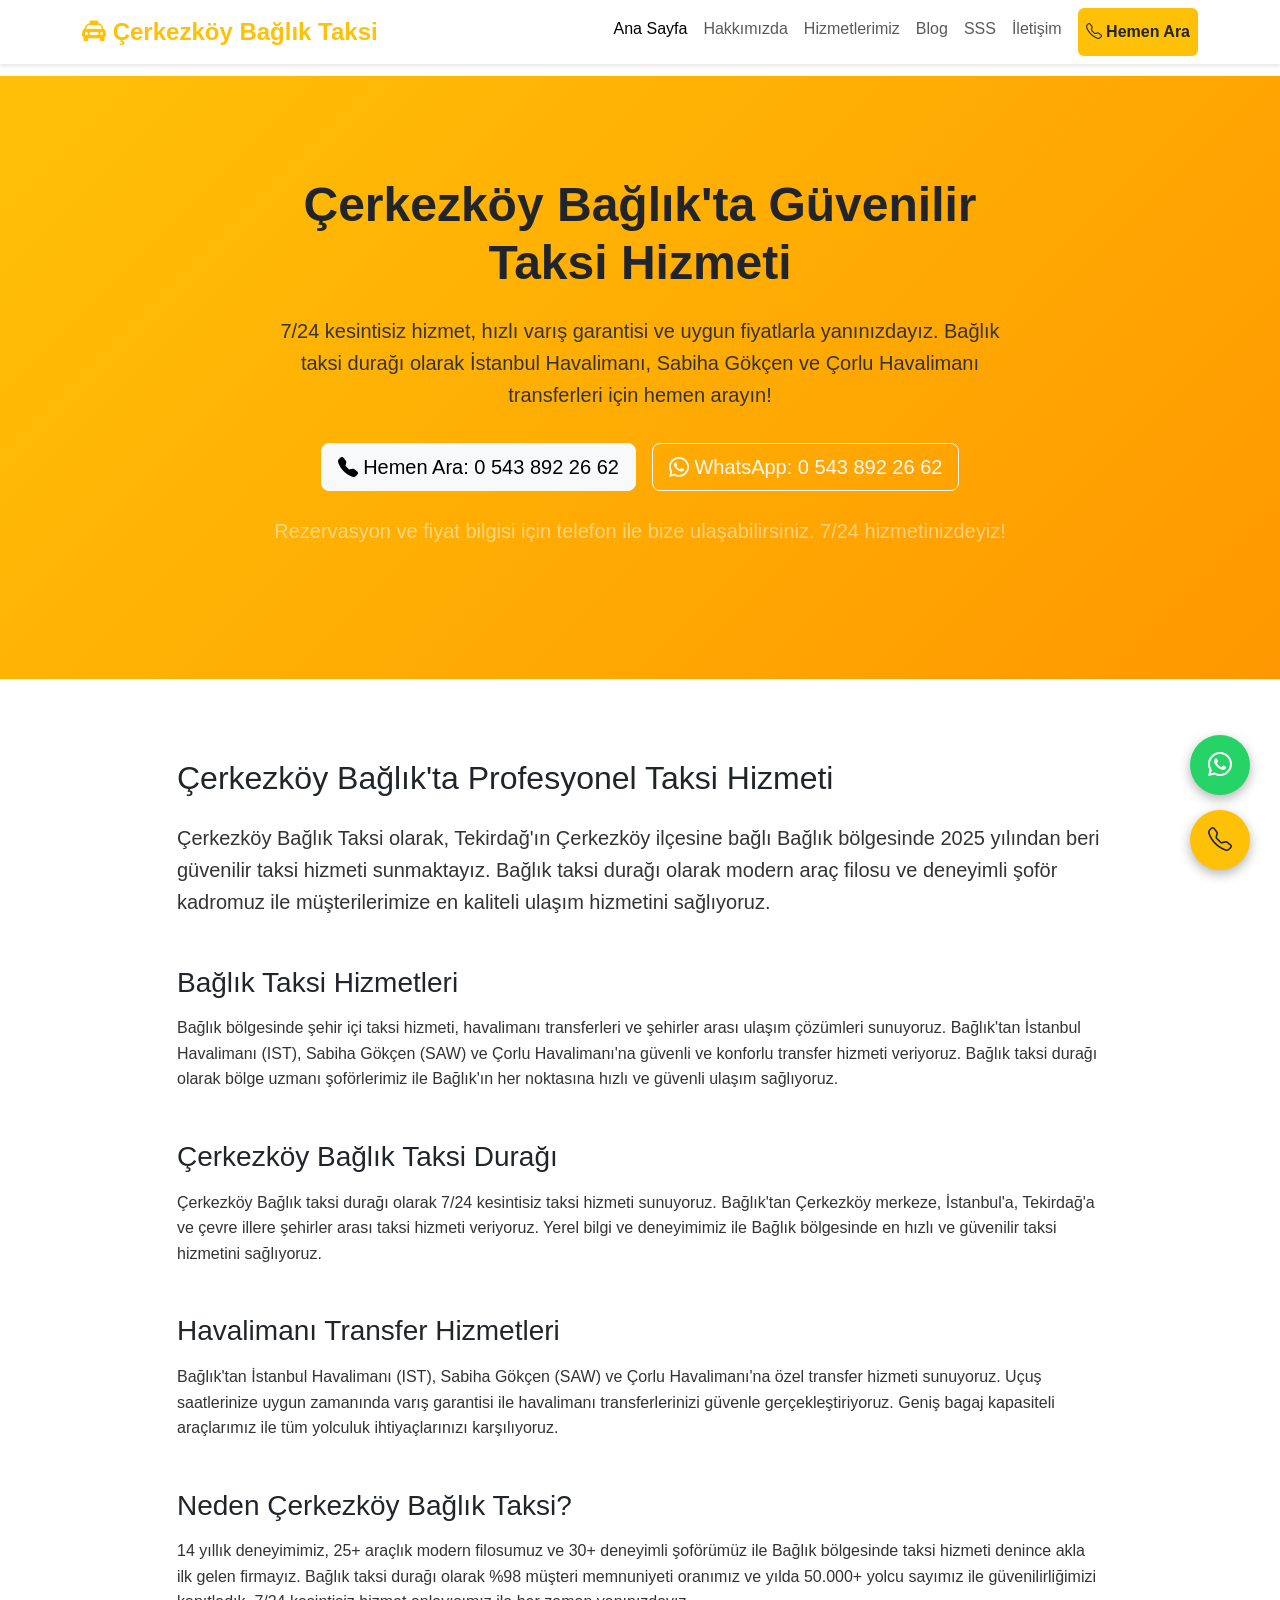
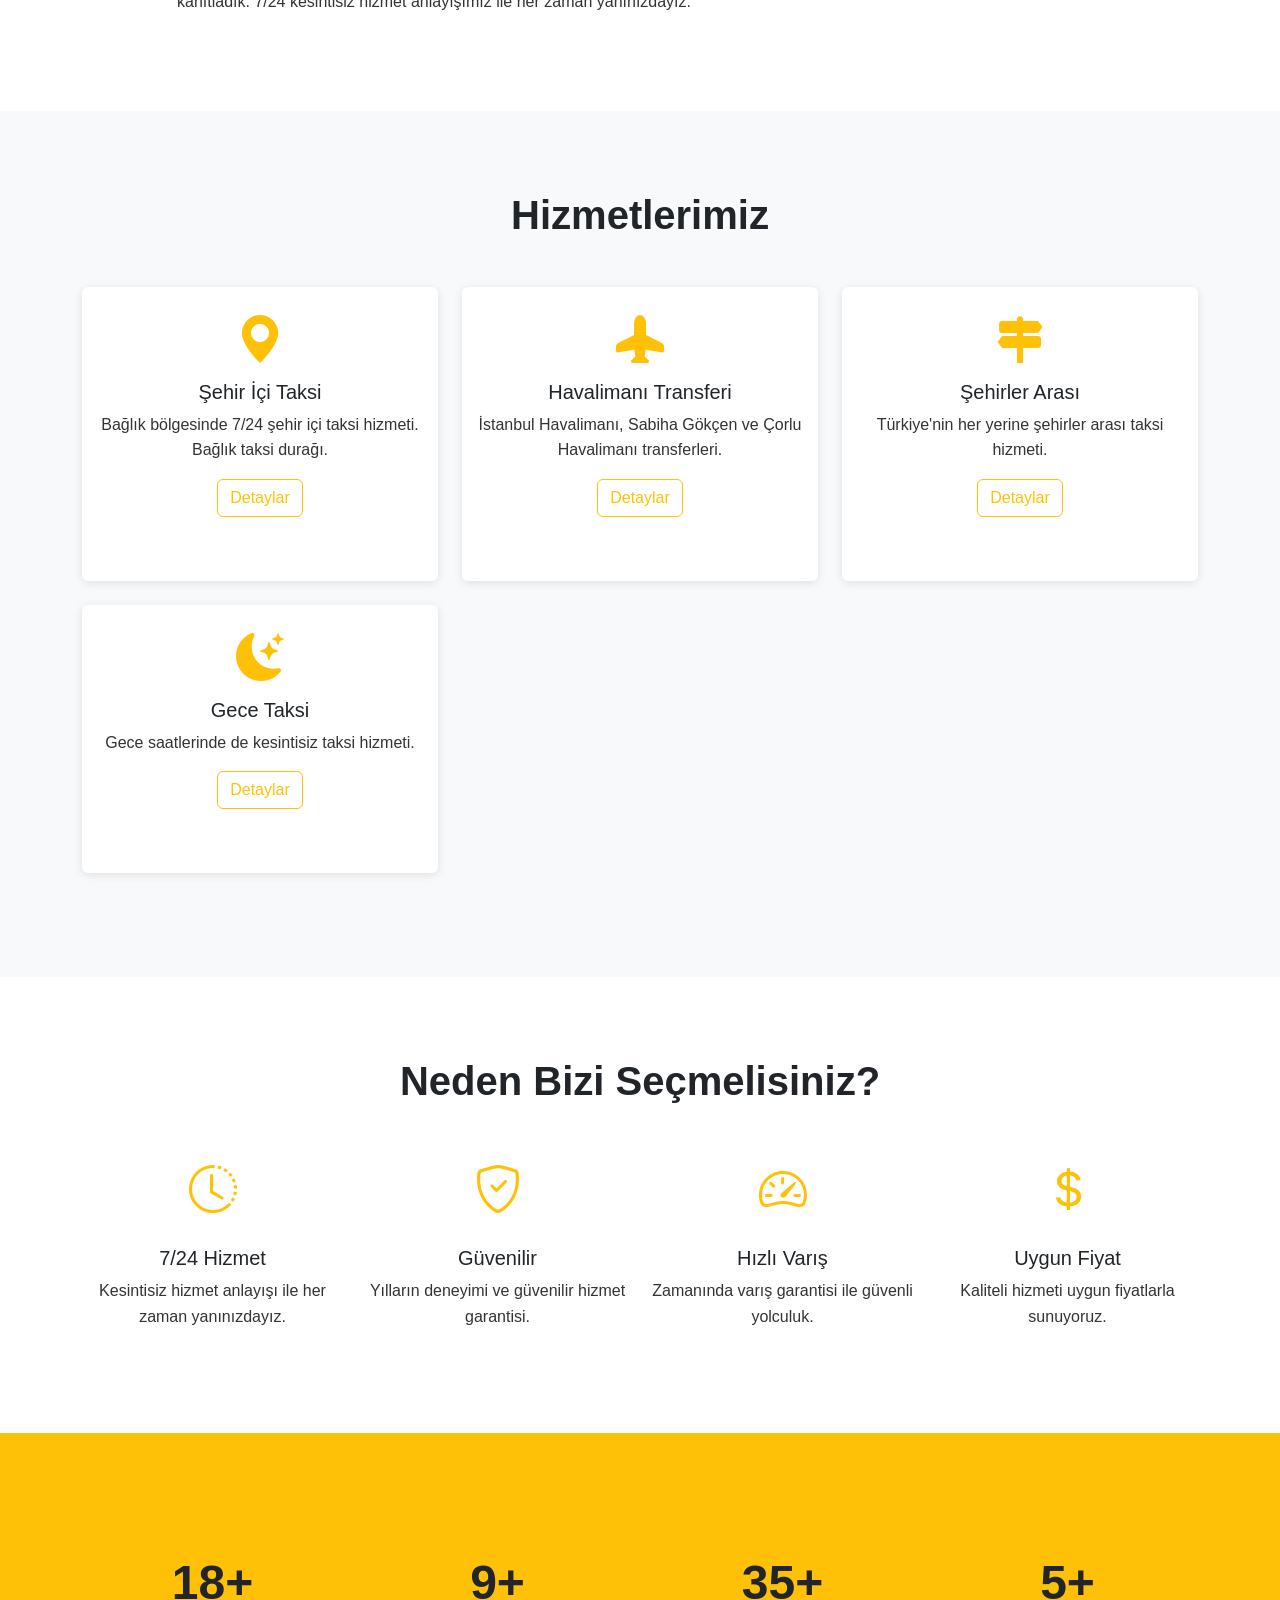
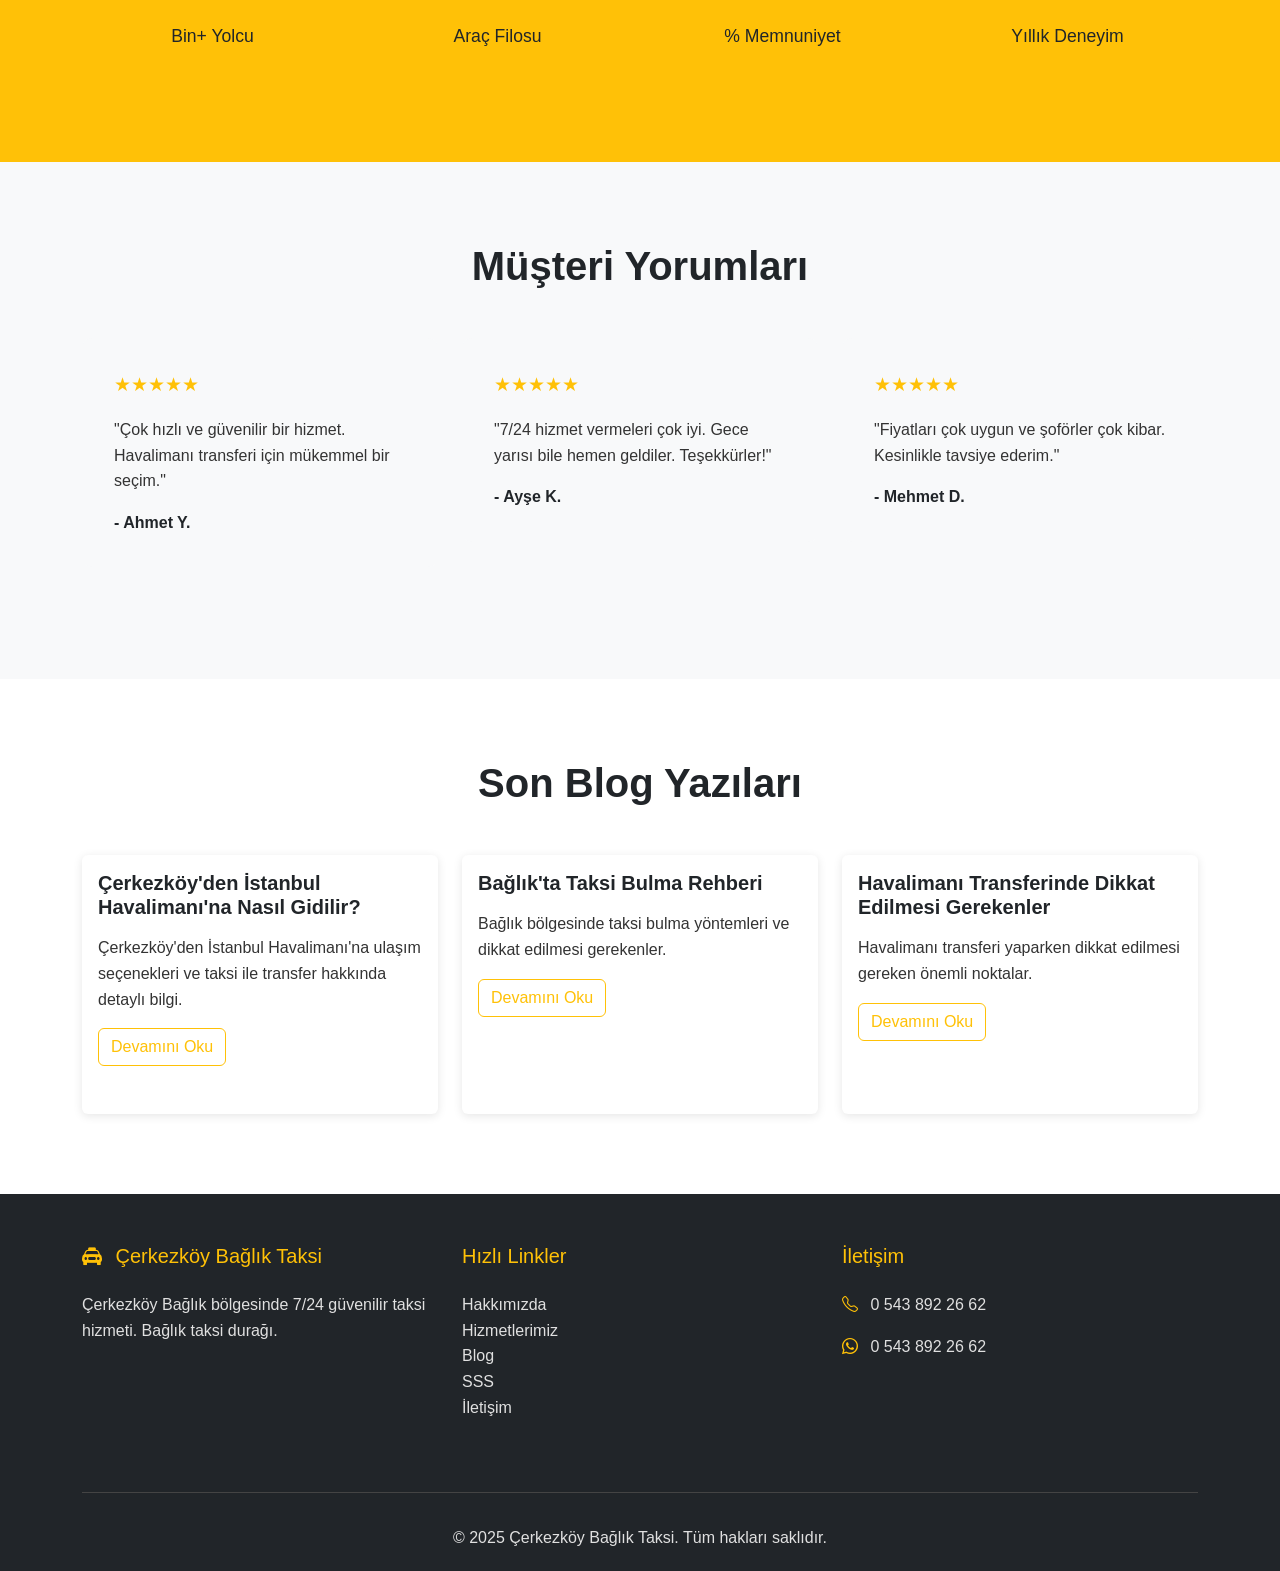
<file: html/index.html>
<!DOCTYPE html>
<html lang="tr">
<head>
    <meta charset="UTF-8">
    <meta name="viewport" content="width=device-width, initial-scale=1.0">
    <meta name="description" content="Çerkezköy Bağlık bölgesinde 7/24 güvenilir taksi hizmeti. Bağlık taksi durağı, İstanbul Havalimanı transferi, Sabiha Gökçen transferi, şehir içi ve şehirler arası taksi. Hemen arayın! 0 543 892 26 62">
    <meta name="keywords" content="çerkezköy bağlık taksi, bağlık taksi, çerkezköy bağlık taksi telefon, bağlık taksi durağı, çerkezköy bağlık taksi durağı, havalimanı transferi bağlık, istanbul havalimanı transfer bağlık, sabiha gökçen transfer bağlık, bağlık taksi telefon, tekirdağ bağlık taksi, çerkezköy taksi bağlık">
    <meta name="author" content="Çerkezköy Bağlık Taksi">
    <meta name="robots" content="index, follow">
    
    <!-- Open Graph -->
    <meta property="og:title" content="Çerkezköy Bağlık Taksi | 7/24 Taksi Hizmeti | Bağlık Taksi">
    <meta property="og:description" content="Çerkezköy Bağlık bölgesinde 7/24 güvenilir taksi hizmeti. Havalimanı transferi, şehir içi ve şehirler arası ulaşım. Bağlık taksi durağı.">
    <meta property="og:type" content="website">
    <meta property="og:url" content="https://www.cerkezkoybagliktaksi.com">
    
    <title>Çerkezköy Bağlık Taksi | 7/24 Taksi Hizmeti | Bağlık Taksi Durağı</title>
    
    <!-- Bootstrap 5 CSS -->
    <link href="https://cdn.jsdelivr.net/npm/bootstrap@5.3.2/dist/css/bootstrap.min.css" rel="stylesheet">
    <!-- Bootstrap Icons -->
    <link rel="stylesheet" href="https://cdn.jsdelivr.net/npm/bootstrap-icons@1.11.1/font/bootstrap-icons.css">
    <!-- Custom CSS -->
    <link rel="stylesheet" href="../css/style.css">
    
    <!-- Schema Markup -->
    <script type="application/ld+json">
    {
        "@context": "https://schema.org",
        "@type": "LocalBusiness",
        "name": "Çerkezköy Bağlık Taksi",
        "image": "https://www.cerkezkoybagliktaksi.com/images/logo.png",
        "telephone": "+905438922662",
        "address": {
            "@type": "PostalAddress",
            "streetAddress": "Bağlık Mahallesi",
            "addressLocality": "Çerkezköy",
            "addressRegion": "Tekirdağ",
            "postalCode": "59500",
            "addressCountry": "TR"
        },
        "address": {
            "@type": "PostalAddress",
            "streetAddress": "Fevzipaşa Mahallesi, Hayri Batur Caddesi No:76",
            "addressLocality": "Çerkezköy",
            "addressRegion": "Tekirdağ",
            "postalCode": "59500",
            "addressCountry": "TR"
        },
        "geo": {
            "@type": "GeoCoordinates",
            "latitude": "41.2858",
            "longitude": "27.9994"
        },
        "openingHoursSpecification": {
            "@type": "OpeningHoursSpecification",
            "dayOfWeek": ["Monday", "Tuesday", "Wednesday", "Thursday", "Friday", "Saturday", "Sunday"],
            "opens": "00:00",
            "closes": "23:59"
        },
        "priceRange": "$$",
        "areaServed": ["Bağlık", "Çerkezköy", "Tekirdağ"]
    }
    </script>
</head>
<body>
    <!-- Navbar -->
    <nav class="navbar navbar-expand-lg navbar-light bg-white fixed-top">
        <div class="container">
            <a class="navbar-brand text-primary-custom" href="index.html">
                <i class="bi bi-taxi-front-fill"></i> Çerkezköy Bağlık Taksi
            </a>
            <button class="navbar-toggler" type="button" data-bs-toggle="collapse" data-bs-target="#navbarNav">
                <span class="navbar-toggler-icon"></span>
            </button>
            <div class="collapse navbar-collapse" id="navbarNav">
                <ul class="navbar-nav ms-auto">
                    <li class="nav-item">
                        <a class="nav-link active" href="index.html">Ana Sayfa</a>
                    </li>
                    <li class="nav-item">
                        <a class="nav-link" href="hakkimizda.html">Hakkımızda</a>
                    </li>
                    <li class="nav-item">
                        <a class="nav-link" href="hizmetlerimiz.html">Hizmetlerimiz</a>
                    </li>
                    <li class="nav-item">
                        <a class="nav-link" href="blog.html">Blog</a>
                    </li>
                    <li class="nav-item">
                        <a class="nav-link" href="sss.html">SSS</a>
                    </li>
                    <li class="nav-item">
                        <a class="nav-link" href="iletisim.html">İletişim</a>
                    </li>
                    <li class="nav-item">
                        <a class="nav-link btn btn-primary text-dark ms-2" href="tel:+905438922662">
                            <i class="bi bi-telephone"></i> Hemen Ara
                        </a>
                    </li>
                </ul>
            </div>
        </div>
    </nav>

    <!-- Hero Section -->
    <section class="hero-section">
        <div class="container">
            <div class="row align-items-center">
                <div class="col-lg-8 mx-auto text-center">
                    <h1>Çerkezköy Bağlık'ta Güvenilir Taksi Hizmeti</h1>
                    <p class="lead">7/24 kesintisiz hizmet, hızlı varış garantisi ve uygun fiyatlarla yanınızdayız. Bağlık taksi durağı olarak İstanbul Havalimanı, Sabiha Gökçen ve Çorlu Havalimanı transferleri için hemen arayın!</p>
                    <div class="d-flex gap-3 flex-wrap justify-content-center mt-4">
                        <a href="tel:+905438922662" class="btn btn-light btn-lg phone-link">
                            <i class="bi bi-telephone-fill"></i> Hemen Ara: 0 543 892 26 62
                        </a>
                        <a href="#" class="btn btn-outline-light btn-lg whatsapp-link" data-phone="905438922662">
                            <i class="bi bi-whatsapp"></i> WhatsApp: 0 543 892 26 62
                        </a>
                    </div>
                    <p class="mt-4 text-white-50">Rezervasyon ve fiyat bilgisi için telefon ile bize ulaşabilirsiniz. 7/24 hizmetinizdeyiz!</p>
                </div>
            </div>
        </div>
    </section>

    <!-- SEO Content Section -->
    <section class="section-padding">
        <div class="container">
            <div class="row">
                <div class="col-lg-10 mx-auto">
                    <h2 class="mb-4">Çerkezköy Bağlık'ta Profesyonel Taksi Hizmeti</h2>
                    <p class="lead">Çerkezköy Bağlık Taksi olarak, Tekirdağ'ın Çerkezköy ilçesine bağlı Bağlık bölgesinde 2025 yılından beri güvenilir taksi hizmeti sunmaktayız. Bağlık taksi durağı olarak modern araç filosu ve deneyimli şoför kadromuz ile müşterilerimize en kaliteli ulaşım hizmetini sağlıyoruz.</p>
                    
                    <h3 class="mt-5 mb-3">Bağlık Taksi Hizmetleri</h3>
                    <p>Bağlık bölgesinde şehir içi taksi hizmeti, havalimanı transferleri ve şehirler arası ulaşım çözümleri sunuyoruz. Bağlık'tan İstanbul Havalimanı (IST), Sabiha Gökçen (SAW) ve Çorlu Havalimanı'na güvenli ve konforlu transfer hizmeti veriyoruz. Bağlık taksi durağı olarak bölge uzmanı şoförlerimiz ile Bağlık'ın her noktasına hızlı ve güvenli ulaşım sağlıyoruz.</p>
                    
                    <h3 class="mt-5 mb-3">Çerkezköy Bağlık Taksi Durağı</h3>
                    <p>Çerkezköy Bağlık taksi durağı olarak 7/24 kesintisiz taksi hizmeti sunuyoruz. Bağlık'tan Çerkezköy merkeze, İstanbul'a, Tekirdağ'a ve çevre illere şehirler arası taksi hizmeti veriyoruz. Yerel bilgi ve deneyimimiz ile Bağlık bölgesinde en hızlı ve güvenilir taksi hizmetini sağlıyoruz.</p>
                    
                    <h3 class="mt-5 mb-3">Havalimanı Transfer Hizmetleri</h3>
                    <p>Bağlık'tan İstanbul Havalimanı (IST), Sabiha Gökçen (SAW) ve Çorlu Havalimanı'na özel transfer hizmeti sunuyoruz. Uçuş saatlerinize uygun zamanında varış garantisi ile havalimanı transferlerinizi güvenle gerçekleştiriyoruz. Geniş bagaj kapasiteli araçlarımız ile tüm yolculuk ihtiyaçlarınızı karşılıyoruz.</p>
                    
                    <h3 class="mt-5 mb-3">Neden Çerkezköy Bağlık Taksi?</h3>
                    <p>14 yıllık deneyimimiz, 25+ araçlık modern filosumuz ve 30+ deneyimli şoförümüz ile Bağlık bölgesinde taksi hizmeti denince akla ilk gelen firmayız. Bağlık taksi durağı olarak %98 müşteri memnuniyeti oranımız ve yılda 50.000+ yolcu sayımız ile güvenilirliğimizi kanıtladık. 7/24 kesintisiz hizmet anlayışımız ile her zaman yanınızdayız.</p>
                </div>
            </div>
        </div>
    </section>

    <!-- Services Section -->
    <section class="section-padding bg-light services-section">
        <div class="container">
            <h2 class="section-title">Hizmetlerimiz</h2>
            <div class="row">
                <div class="col-md-6 col-lg-4 mb-4">
                    <div class="card text-center h-100">
                        <div class="card-body">
                            <i class="bi bi-geo-alt-fill card-icon"></i>
                            <h5 class="card-title">Şehir İçi Taksi</h5>
                            <p class="card-text">Bağlık bölgesinde 7/24 şehir içi taksi hizmeti. Bağlık taksi durağı.</p>
                            <a href="hizmetlerimiz.html#sehir-ici-taksi" class="btn btn-outline-primary">Detaylar</a>
                        </div>
                    </div>
                </div>
                <div class="col-md-6 col-lg-4 mb-4">
                    <div class="card text-center h-100">
                        <div class="card-body">
                            <i class="bi bi-airplane-fill card-icon"></i>
                            <h5 class="card-title">Havalimanı Transferi</h5>
                            <p class="card-text">İstanbul Havalimanı, Sabiha Gökçen ve Çorlu Havalimanı transferleri.</p>
                            <a href="hizmetlerimiz.html#havalimani-transferi" class="btn btn-outline-primary">Detaylar</a>
                        </div>
                    </div>
                </div>
                <div class="col-md-6 col-lg-4 mb-4">
                    <div class="card text-center h-100">
                        <div class="card-body">
                            <i class="bi bi-signpost-2-fill card-icon"></i>
                            <h5 class="card-title">Şehirler Arası</h5>
                            <p class="card-text">Türkiye'nin her yerine şehirler arası taksi hizmeti.</p>
                            <a href="hizmetlerimiz.html#sehirler-arasi-taksi" class="btn btn-outline-primary">Detaylar</a>
                        </div>
                    </div>
                </div>
                <div class="col-md-6 col-lg-4 mb-4">
                    <div class="card text-center h-100">
                        <div class="card-body">
                            <i class="bi bi-moon-stars-fill card-icon"></i>
                            <h5 class="card-title">Gece Taksi</h5>
                            <p class="card-text">Gece saatlerinde de kesintisiz taksi hizmeti.</p>
                            <a href="hizmetlerimiz.html#gece-taksi" class="btn btn-outline-primary">Detaylar</a>
                        </div>
                    </div>
                </div>
            </div>
        </div>
    </section>

    <!-- Why Choose Us Section -->
    <section class="section-padding">
        <div class="container">
            <h2 class="section-title">Neden Bizi Seçmelisiniz?</h2>
            <div class="row">
                <div class="col-md-6 col-lg-3">
                    <div class="text-center mb-4">
                        <i class="bi bi-clock-history" style="font-size: 3rem; color: var(--primary-color);"></i>
                        <h5 class="mt-3" style="color: var(--secondary-color);">7/24 Hizmet</h5>
                        <p style="color: var(--text-color);">Kesintisiz hizmet anlayışı ile her zaman yanınızdayız.</p>
                    </div>
                </div>
                <div class="col-md-6 col-lg-3">
                    <div class="text-center mb-4">
                        <i class="bi bi-shield-check" style="font-size: 3rem; color: var(--primary-color);"></i>
                        <h5 class="mt-3" style="color: var(--secondary-color);">Güvenilir</h5>
                        <p style="color: var(--text-color);">Yılların deneyimi ve güvenilir hizmet garantisi.</p>
                    </div>
                </div>
                <div class="col-md-6 col-lg-3">
                    <div class="text-center mb-4">
                        <i class="bi bi-speedometer2" style="font-size: 3rem; color: var(--primary-color);"></i>
                        <h5 class="mt-3" style="color: var(--secondary-color);">Hızlı Varış</h5>
                        <p style="color: var(--text-color);">Zamanında varış garantisi ile güvenli yolculuk.</p>
                    </div>
                </div>
                <div class="col-md-6 col-lg-3">
                    <div class="text-center mb-4">
                        <i class="bi bi-currency-dollar" style="font-size: 3rem; color: var(--primary-color);"></i>
                        <h5 class="mt-3" style="color: var(--secondary-color);">Uygun Fiyat</h5>
                        <p style="color: var(--text-color);">Kaliteli hizmeti uygun fiyatlarla sunuyoruz.</p>
                    </div>
                </div>
            </div>
        </div>
    </section>

    <!-- Statistics Section -->
    <section class="section-padding bg-primary-custom text-white">
        <div class="container">
            <div class="row">
                <div class="col-md-3 col-6">
                    <div class="stat-card">
                        <span class="stat-number" data-target="50">0</span>
                        <span class="stat-label">Bin+ Yolcu</span>
                    </div>
                </div>
                <div class="col-md-3 col-6">
                    <div class="stat-card">
                        <span class="stat-number" data-target="25">0</span>
                        <span class="stat-label">Araç Filosu</span>
                    </div>
                </div>
                <div class="col-md-3 col-6">
                    <div class="stat-card">
                        <span class="stat-number" data-target="98">0</span>
                        <span class="stat-label">% Memnuniyet</span>
                    </div>
                </div>
                <div class="col-md-3 col-6">
                    <div class="stat-card">
                        <span class="stat-number" data-target="14">0</span>
                        <span class="stat-label">Yıllık Deneyim</span>
                    </div>
                </div>
            </div>
        </div>
    </section>

    <!-- Testimonials Section -->
    <section class="section-padding bg-light">
        <div class="container">
            <h2 class="section-title">Müşteri Yorumları</h2>
            <div class="row">
                <div class="col-md-4">
                    <div class="testimonial-card">
                        <div class="stars">★★★★★</div>
                        <p>"Çok hızlı ve güvenilir bir hizmet. Havalimanı transferi için mükemmel bir seçim."</p>
                        <strong>- Ahmet Y.</strong>
                    </div>
                </div>
                <div class="col-md-4">
                    <div class="testimonial-card">
                        <div class="stars">★★★★★</div>
                        <p>"7/24 hizmet vermeleri çok iyi. Gece yarısı bile hemen geldiler. Teşekkürler!"</p>
                        <strong>- Ayşe K.</strong>
                    </div>
                </div>
                <div class="col-md-4">
                    <div class="testimonial-card">
                        <div class="stars">★★★★★</div>
                        <p>"Fiyatları çok uygun ve şoförler çok kibar. Kesinlikle tavsiye ederim."</p>
                        <strong>- Mehmet D.</strong>
                    </div>
                </div>
            </div>
        </div>
    </section>

    <!-- Blog Preview Section -->
    <section class="section-padding">
        <div class="container">
            <h2 class="section-title">Son Blog Yazıları</h2>
            <div class="row">
                <div class="col-md-4">
                    <div class="card blog-card">
                        <div class="card-body">
                            <h5 class="card-title" style="color: var(--secondary-color);">Çerkezköy'den İstanbul Havalimanı'na Nasıl Gidilir?</h5>
                            <p class="card-text" style="color: var(--text-color);">Çerkezköy'den İstanbul Havalimanı'na ulaşım seçenekleri ve taksi ile transfer hakkında detaylı bilgi.</p>
                            <a href="blog.html" class="btn btn-outline-primary">Devamını Oku</a>
                        </div>
                    </div>
                </div>
                <div class="col-md-4">
                    <div class="card blog-card">
                        <div class="card-body">
                            <h5 class="card-title" style="color: var(--secondary-color);">Bağlık'ta Taksi Bulma Rehberi</h5>
                            <p class="card-text" style="color: var(--text-color);">Bağlık bölgesinde taksi bulma yöntemleri ve dikkat edilmesi gerekenler.</p>
                            <a href="blog.html" class="btn btn-outline-primary">Devamını Oku</a>
                        </div>
                    </div>
                </div>
                <div class="col-md-4">
                    <div class="card blog-card">
                        <div class="card-body">
                            <h5 class="card-title" style="color: var(--secondary-color);">Havalimanı Transferinde Dikkat Edilmesi Gerekenler</h5>
                            <p class="card-text" style="color: var(--text-color);">Havalimanı transferi yaparken dikkat edilmesi gereken önemli noktalar.</p>
                            <a href="blog.html" class="btn btn-outline-primary">Devamını Oku</a>
                        </div>
                    </div>
                </div>
            </div>
        </div>
    </section>

    <!-- Footer -->
    <footer class="footer">
        <div class="container">
            <div class="row">
                <div class="col-md-4 mb-4">
                    <h5><i class="bi bi-taxi-front-fill"></i> Çerkezköy Bağlık Taksi</h5>
                    <p>Çerkezköy Bağlık bölgesinde 7/24 güvenilir taksi hizmeti. Bağlık taksi durağı.</p>
                </div>
                <div class="col-md-4 mb-4">
                    <h5>Hızlı Linkler</h5>
                    <ul class="list-unstyled">
                        <li><a href="hakkimizda.html">Hakkımızda</a></li>
                        <li><a href="hizmetlerimiz.html">Hizmetlerimiz</a></li>
                        <li><a href="blog.html">Blog</a></li>
                        <li><a href="sss.html">SSS</a></li>
                        <li><a href="iletisim.html">İletişim</a></li>
                    </ul>
                </div>
                <div class="col-md-4 mb-4">
                    <h5>İletişim</h5>
                    <p><i class="bi bi-telephone"></i> <a href="tel:+905438922662" class="phone-link">0 543 892 26 62</a></p>
                    <p><i class="bi bi-whatsapp"></i> <a href="#" class="whatsapp-link" data-phone="905438922662">0 543 892 26 62</a></p>
                </div>
            </div>
            <div class="footer-bottom">
                <p>&copy; 2025 Çerkezköy Bağlık Taksi. Tüm hakları saklıdır.</p>
            </div>
        </div>
    </footer>

    <!-- Floating Action Buttons -->
    <div class="floating-buttons">
        <a href="#" class="floating-btn whatsapp whatsapp-link" data-phone="905438922662" title="WhatsApp">
            <i class="bi bi-whatsapp" style="font-size: 1.5rem;"></i>
        </a>
        <a href="tel:+905438922662" class="floating-btn phone phone-link" title="Telefon">
            <i class="bi bi-telephone" style="font-size: 1.5rem;"></i>
        </a>
    </div>

    <!-- Bootstrap 5 JS -->
    <script src="https://cdn.jsdelivr.net/npm/bootstrap@5.3.2/dist/js/bootstrap.bundle.min.js"></script>
    <!-- Custom JS -->
    <script src="../js/main.js"></script>
</body>
</html>
</file>
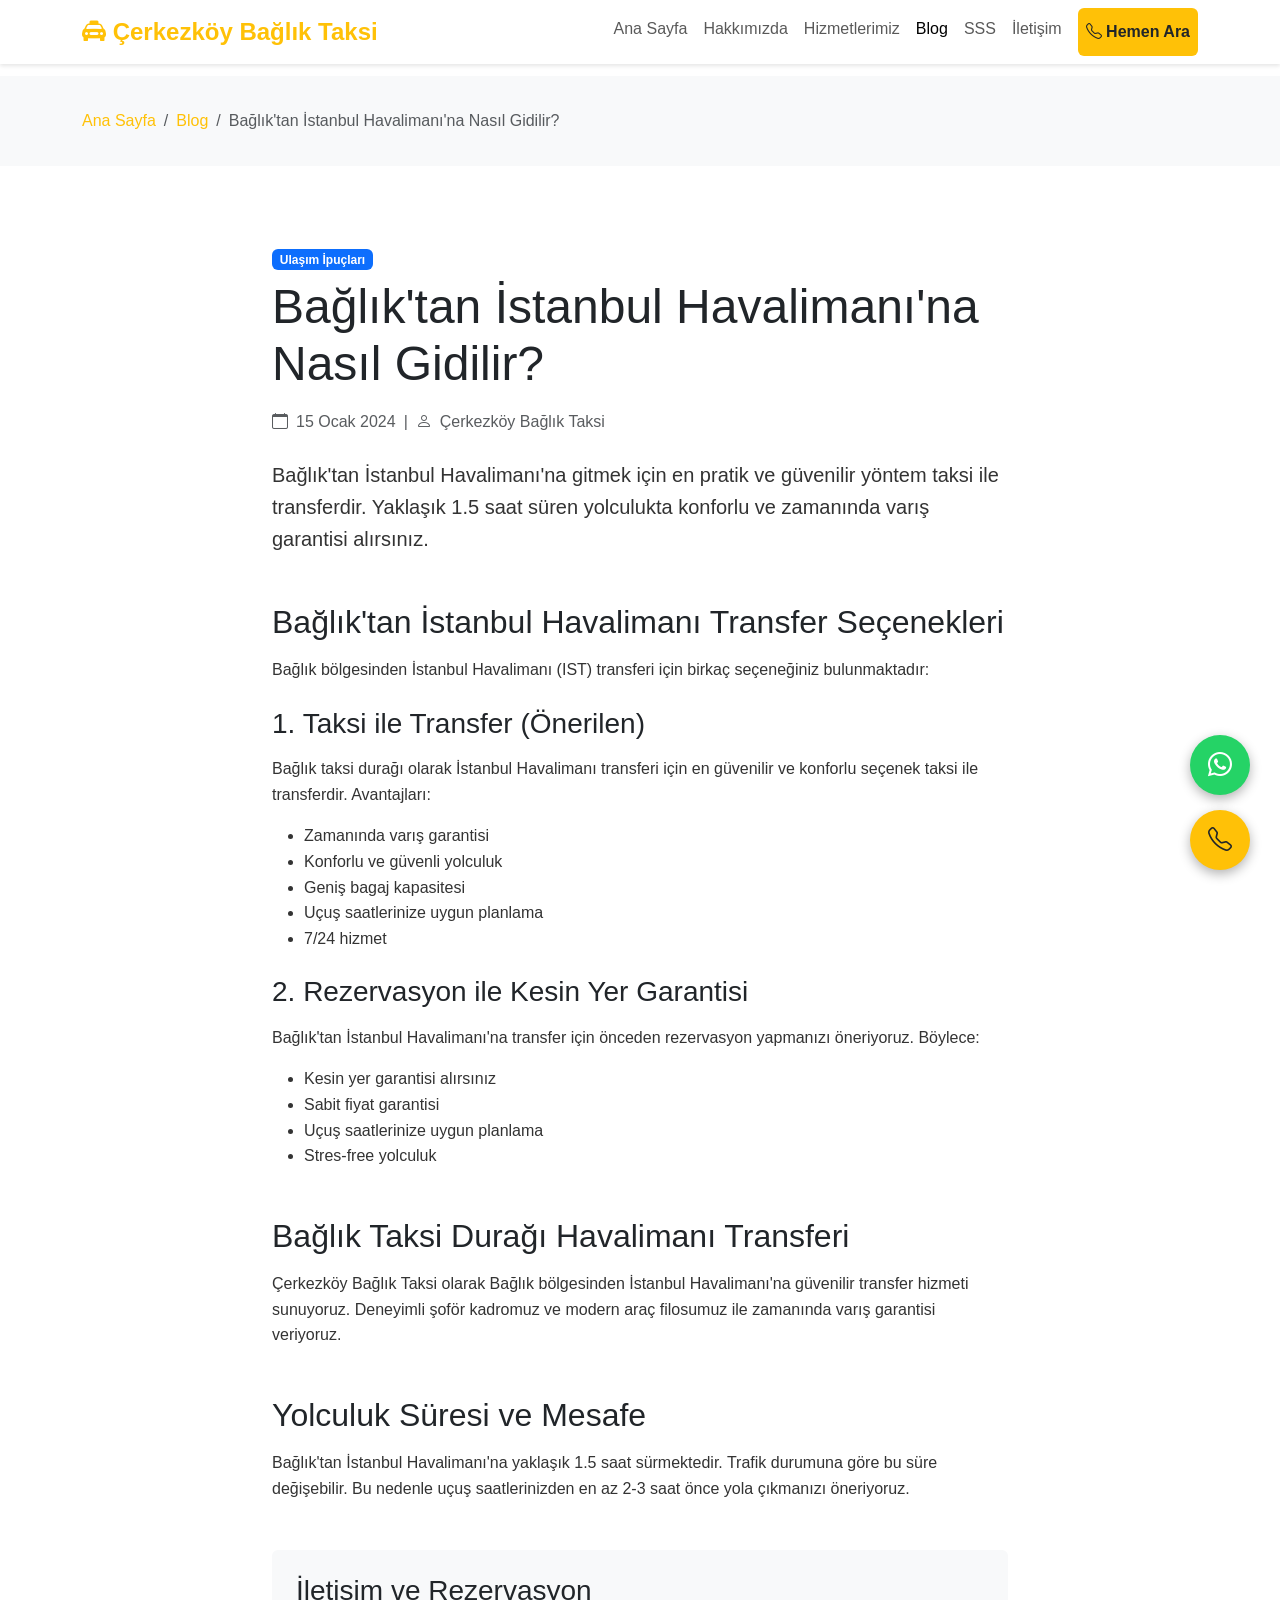
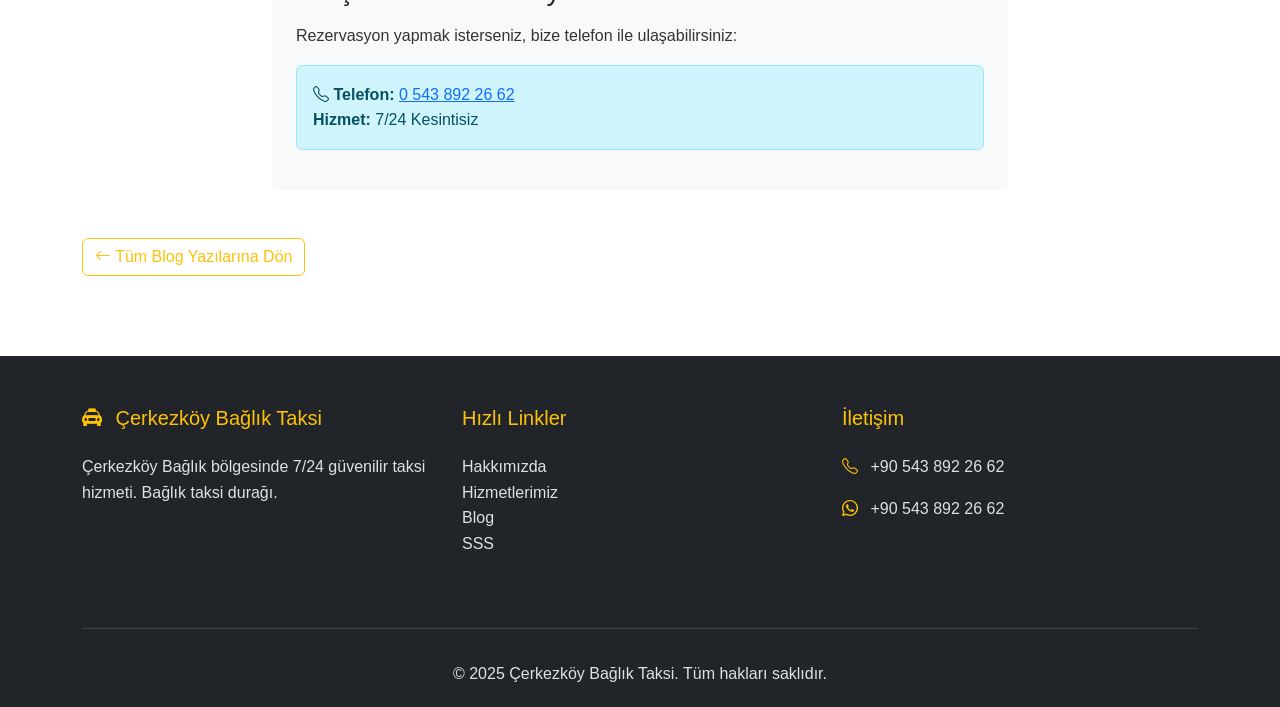
<file: html/blog-baglik-istanbul-havalimani-nasil-gidilir.html>
<!DOCTYPE html>
<html lang="tr">
<head>
    <meta charset="UTF-8">
    <meta name="viewport" content="width=device-width, initial-scale=1.0">
    <meta name="description" content="Bağlık'tan İstanbul Havalimanı'na ulaşım seçenekleri ve taksi ile transfer hakkında detaylı bilgi. Bağlık taksi durağı ile güvenilir havalimanı transferi. : +90 543 892 26 62">
    <meta name="keywords" content="bağlık istanbul havalimanı, bağlık havalimanı transferi, çerkezköy bağlık havalimanı, bağlık taksi havalimanı, istanbul havalimanı transfer bağlık, bağlık taksi durağı havalimanı">
    <meta name="author" content="Çerkezköy Bağlık Taksi">
    <meta property="og:title" content="Bağlık'tan İstanbul Havalimanı'na Nasıl Gidilir? | Çerkezköy Bağlık Taksi">
    <meta property="og:description" content="Bağlık'tan İstanbul Havalimanı'na ulaşım seçenekleri ve taksi ile transfer hakkında detaylı bilgi.">
    <meta property="og:type" content="article">
    <title>Bağlık'tan İstanbul Havalimanı'na Nasıl Gidilir? | Çerkezköy Bağlık Taksi Blog</title>
    <link href="https://cdn.jsdelivr.net/npm/bootstrap@5.3.2/dist/css/bootstrap.min.css" rel="stylesheet">
    <link rel="stylesheet" href="https://cdn.jsdelivr.net/npm/bootstrap-icons@1.11.1/font/bootstrap-icons.css">
    <link rel="stylesheet" href="../css/style.css">
    <script type="application/ld+json">
    {
        "@context": "https://schema.org",
        "@type": "BlogPosting",
        "headline": "Bağlık'tan İstanbul Havalimanı'na Nasıl Gidilir?",
        "description": "Bağlık'tan İstanbul Havalimanı'na ulaşım seçenekleri ve taksi ile transfer hakkında detaylı bilgi.",
        "author": {
            "@type": "Organization",
            "name": "Çerkezköy Bağlık Taksi"
        },
        "publisher": {
            "@type": "Organization",
            "name": "Çerkezköy Bağlık Taksi"
        },
        "datePublished": "2024-01-15",
        "dateModified": "2024-01-15"
    }
    </script>
</head>
<body>
    <!-- Navbar -->
    <nav class="navbar navbar-expand-lg navbar-light bg-white fixed-top">
        <div class="container">
            <a class="navbar-brand text-primary-custom" href="index.html">
                <i class="bi bi-taxi-front-fill"></i> Çerkezköy Bağlık Taksi
            </a>
            <button class="navbar-toggler" type="button" data-bs-toggle="collapse" data-bs-target="#navbarNav">
                <span class="navbar-toggler-icon"></span>
            </button>
            <div class="collapse navbar-collapse" id="navbarNav">
                <ul class="navbar-nav ms-auto">
                    <li class="nav-item">
                        <a class="nav-link" href="index.html">Ana Sayfa</a>
                    </li>
                    <li class="nav-item">
                        <a class="nav-link" href="hakkimizda.html">Hakkımızda</a>
                    </li>
                    <li class="nav-item">
                        <a class="nav-link" href="hizmetlerimiz.html">Hizmetlerimiz</a>
                    </li>
                    <li class="nav-item">
                        <a class="nav-link active" href="blog.html">Blog</a>
                    </li>
                    <li class="nav-item">
                        <a class="nav-link" href="sss.html">SSS</a>
                    </li>
                    <li class="nav-item">
                        <a class="nav-link" href="iletisim.html">İletişim</a>
                    </li>
                    <li class="nav-item">
                        <a class="nav-link btn btn-primary text-dark ms-2" href="tel:+905438922662">
                            <i class="bi bi-telephone"></i> Hemen Ara
                        </a>
                    </li>
                </ul>
            </div>
        </div>
    </nav>

    <!-- Breadcrumb -->
    <nav aria-label="breadcrumb" class="bg-light" style="margin-top: 76px; padding: 1rem 0;">
        <div class="container">
            <ol class="breadcrumb mb-0">
                <li class="breadcrumb-item"><a href="index.html">Ana Sayfa</a></li>
                <li class="breadcrumb-item"><a href="blog.html">Blog</a></li>
                <li class="breadcrumb-item active">Bağlık'tan İstanbul Havalimanı'na Nasıl Gidilir?</li>
            </ol>
        </div>
    </nav>

    <!-- Blog Post Content -->
    <article class="section-padding">
        <div class="container">
            <div class="row">
                <div class="col-lg-8 mx-auto">
                    <header class="mb-4">
                        <span class="badge bg-primary mb-2">Ulaşım İpuçları</span>
                        <h1 class="display-5 mb-3">Bağlık'tan İstanbul Havalimanı'na Nasıl Gidilir?</h1>
                        <div class="d-flex align-items-center text-muted mb-4">
                            <i class="bi bi-calendar me-2"></i>
                            <span>15 Ocak 2024</span>
                            <span class="mx-2">|</span>
                            <i class="bi bi-person me-2"></i>
                            <span>Çerkezköy Bağlık Taksi</span>
                        </div>
                    </header>

                    <div class="blog-content">
                        <!-- Content will be loaded dynamically from blog.json -->
                        <div class="text-center">
                            <div class="spinner-border text-primary" role="status">
                                <span class="visually-hidden">Yükleniyor...</span>
                            </div>
                        </div>
                    </div>
                        </div>
                    </div>

                    <div class="mt-5">
                        <a href="blog.html" class="btn btn-outline-primary">
                            <i class="bi bi-arrow-left"></i> Tüm Blog Yazılarına Dön
                        </a>
                    </div>
                </div>
            </div>
        </div>
    </article>

    <!-- Footer -->
    <footer class="footer">
        <div class="container">
            <div class="row">
                <div class="col-md-4 mb-4">
                    <h5><i class="bi bi-taxi-front-fill"></i> Çerkezköy Bağlık Taksi</h5>
                    <p>Çerkezköy Bağlık bölgesinde 7/24 güvenilir taksi hizmeti. Bağlık taksi durağı.</p>
                </div>
                <div class="col-md-4 mb-4">
                    <h5>Hızlı Linkler</h5>
                    <ul class="list-unstyled">
                        <li><a href="hakkimizda.html">Hakkımızda</a></li>
                        <li><a href="hizmetlerimiz.html">Hizmetlerimiz</a></li>
                        <li><a href="blog.html">Blog</a></li>
                        <li><a href="sss.html">SSS</a></li>
                    </ul>
                </div>
                <div class="col-md-4 mb-4">
                    <h5>İletişim</h5>
                    <p><i class="bi bi-telephone"></i> <a href="tel:+905438922662" class="phone-link">+90 543 892 26 62</a></p>
                    <p><i class="bi bi-whatsapp"></i> <a href="#" class="whatsapp-link" data-phone="905438922662">+90 543 892 26 62</a></p>
                </div>
            </div>
            <div class="footer-bottom">
                <p>&copy; 2025 Çerkezköy Bağlık Taksi. Tüm hakları saklıdır.</p>
            </div>
        </div>
    </footer>

    <!-- Floating Buttons -->
    <div class="floating-buttons">
        <a href="#" class="floating-btn whatsapp whatsapp-link" data-phone="905438922662"><i class="bi bi-whatsapp" style="font-size: 1.5rem;"></i></a>
        <a href="tel:+905438922662" class="floating-btn phone phone-link"><i class="bi bi-telephone" style="font-size: 1.5rem;"></i></a>
    </div>

    <script src="https://cdn.jsdelivr.net/npm/bootstrap@5.3.2/dist/js/bootstrap.bundle.min.js"></script>
    <script src="../js/main.js"></script>
    <script src="../js/blog.js"></script>
</body>
</html>
</file>
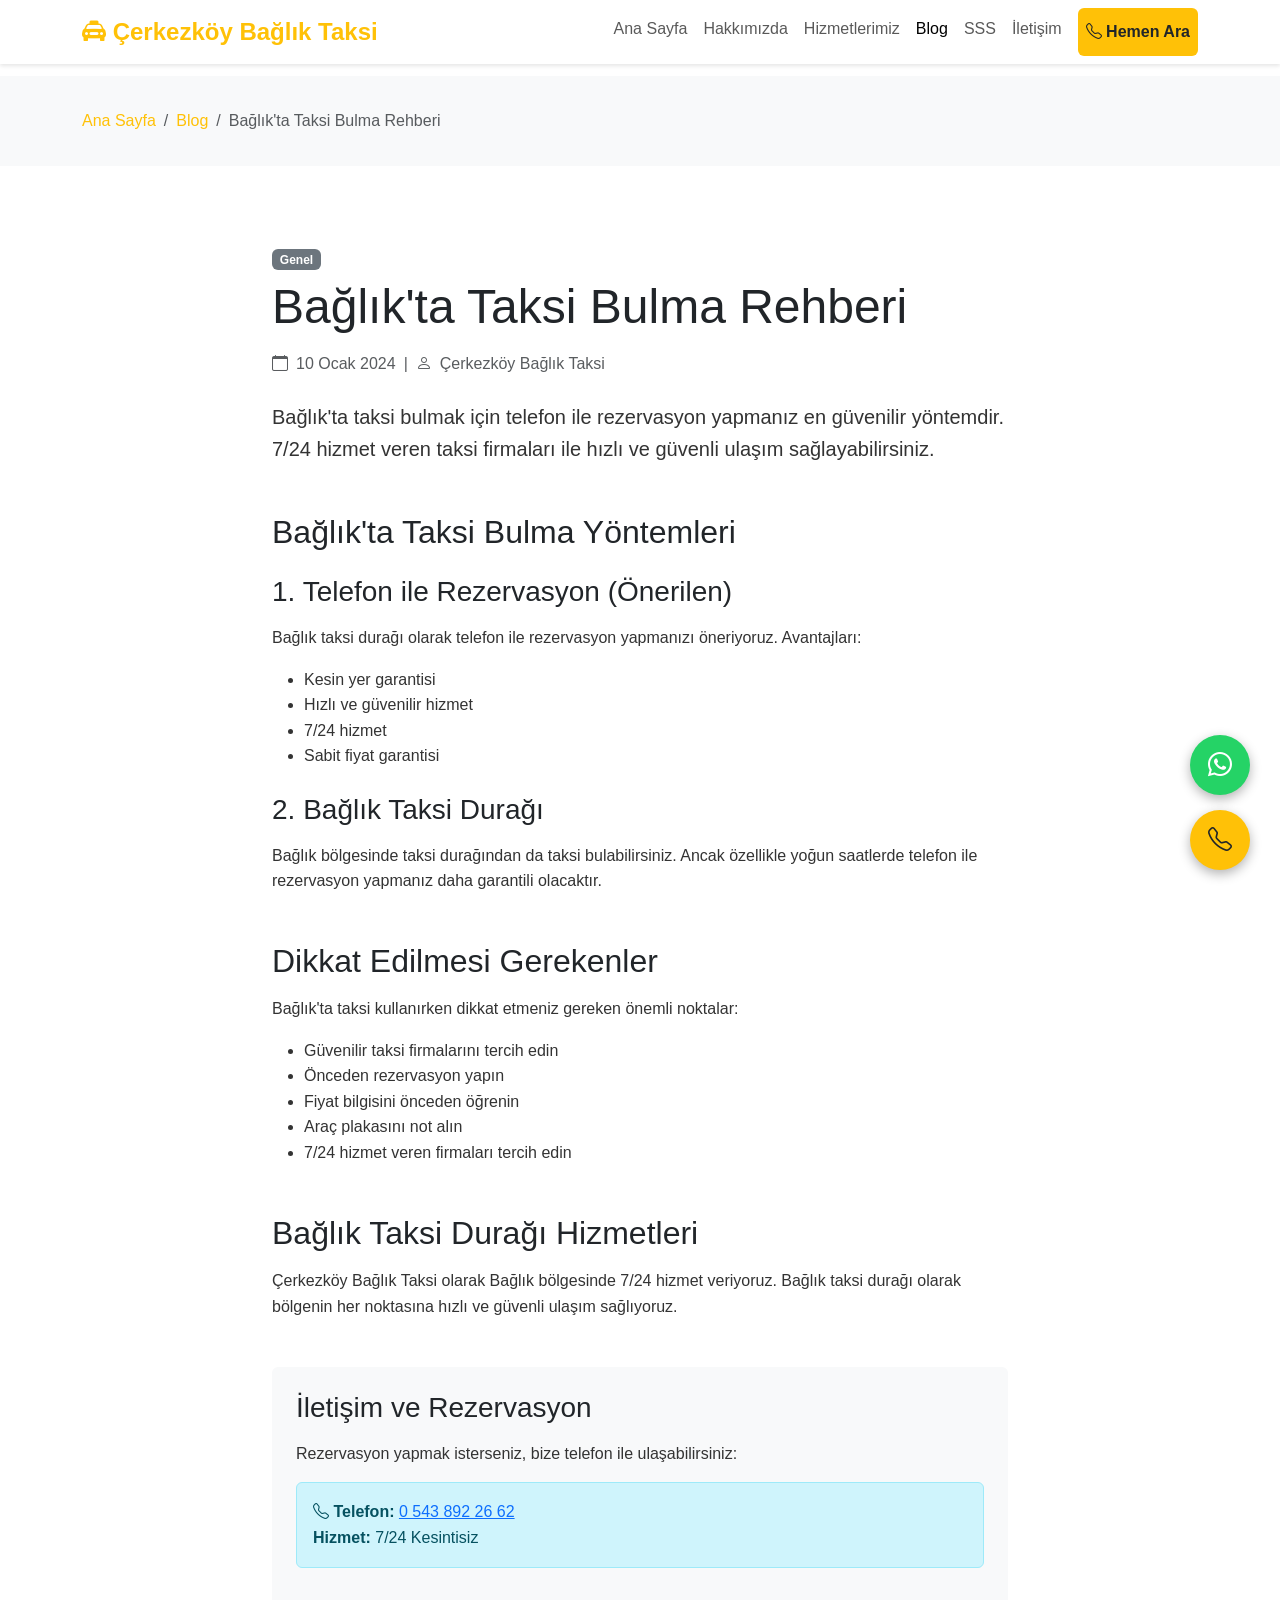
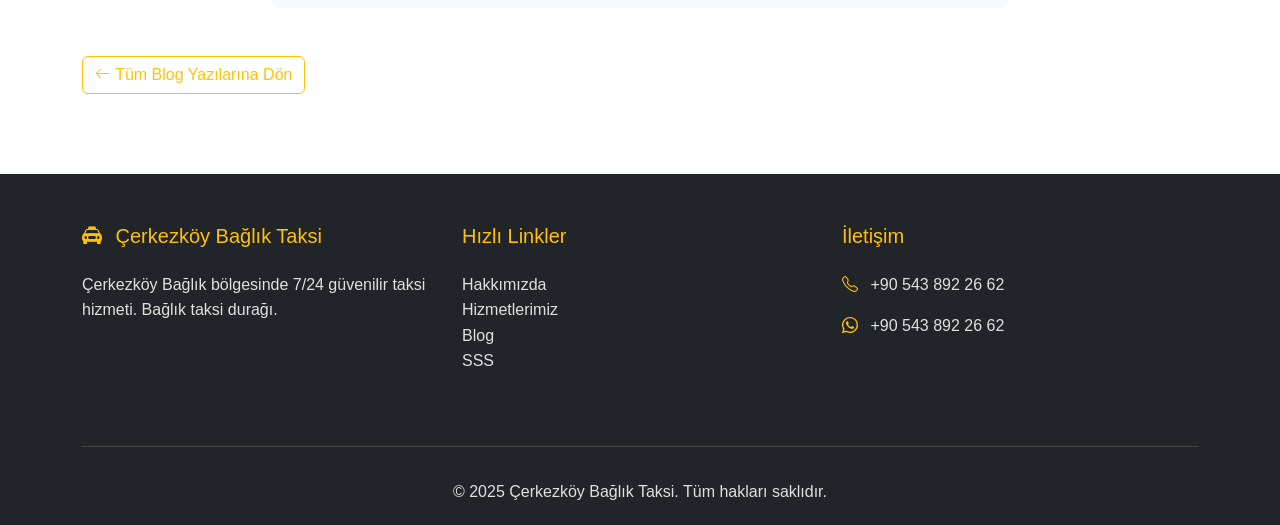
<file: html/blog-baglik-taksi-bulma-rehberi.html>
<!DOCTYPE html>
<html lang="tr">
<head>
    <meta charset="UTF-8">
    <meta name="viewport" content="width=device-width, initial-scale=1.0">
    <meta name="description" content="Bağlık bölgesinde taksi bulma yöntemleri ve dikkat edilmesi gerekenler. Bağlık taksi durağı ile güvenilir taksi hizmeti. : +90 543 892 26 62">
    <meta name="keywords" content="bağlık taksi bulma, bağlık taksi durağı, çerkezköy bağlık taksi, bağlık taksi telefon, bağlık taksi nasıl bulunur, bağlık taksi rehberi">
    <meta name="author" content="Çerkezköy Bağlık Taksi">
    <meta property="og:title" content="Bağlık'ta Taksi Bulma Rehberi | Çerkezköy Bağlık Taksi Blog">
    <meta property="og:description" content="Bağlık bölgesinde taksi bulma yöntemleri ve dikkat edilmesi gerekenler.">
    <meta property="og:type" content="article">
    <title>Bağlık'ta Taksi Bulma Rehberi | Çerkezköy Bağlık Taksi Blog</title>
    <link href="https://cdn.jsdelivr.net/npm/bootstrap@5.3.2/dist/css/bootstrap.min.css" rel="stylesheet">
    <link rel="stylesheet" href="https://cdn.jsdelivr.net/npm/bootstrap-icons@1.11.1/font/bootstrap-icons.css">
    <link rel="stylesheet" href="../css/style.css">
    <script type="application/ld+json">
    {
        "@context": "https://schema.org",
        "@type": "BlogPosting",
        "headline": "Bağlık'ta Taksi Bulma Rehberi",
        "description": "Bağlık bölgesinde taksi bulma yöntemleri ve dikkat edilmesi gerekenler.",
        "author": {
            "@type": "Organization",
            "name": "Çerkezköy Bağlık Taksi"
        },
        "publisher": {
            "@type": "Organization",
            "name": "Çerkezköy Bağlık Taksi"
        },
        "datePublished": "2024-01-10",
        "dateModified": "2024-01-10"
    }
    </script>
</head>
<body>
    <!-- Navbar -->
    <nav class="navbar navbar-expand-lg navbar-light bg-white fixed-top">
        <div class="container">
            <a class="navbar-brand text-primary-custom" href="index.html">
                <i class="bi bi-taxi-front-fill"></i> Çerkezköy Bağlık Taksi
            </a>
            <button class="navbar-toggler" type="button" data-bs-toggle="collapse" data-bs-target="#navbarNav">
                <span class="navbar-toggler-icon"></span>
            </button>
            <div class="collapse navbar-collapse" id="navbarNav">
                <ul class="navbar-nav ms-auto">
                    <li class="nav-item">
                        <a class="nav-link" href="index.html">Ana Sayfa</a>
                    </li>
                    <li class="nav-item">
                        <a class="nav-link" href="hakkimizda.html">Hakkımızda</a>
                    </li>
                    <li class="nav-item">
                        <a class="nav-link" href="hizmetlerimiz.html">Hizmetlerimiz</a>
                    </li>
                    <li class="nav-item">
                        <a class="nav-link active" href="blog.html">Blog</a>
                    </li>
                    <li class="nav-item">
                        <a class="nav-link" href="sss.html">SSS</a>
                    </li>
                    <li class="nav-item">
                        <a class="nav-link" href="iletisim.html">İletişim</a>
                    </li>
                    <li class="nav-item">
                        <a class="nav-link btn btn-primary text-dark ms-2" href="tel:+905438922662">
                            <i class="bi bi-telephone"></i> Hemen Ara
                        </a>
                    </li>
                </ul>
            </div>
        </div>
    </nav>

    <!-- Breadcrumb -->
    <nav aria-label="breadcrumb" class="bg-light" style="margin-top: 76px; padding: 1rem 0;">
        <div class="container">
            <ol class="breadcrumb mb-0">
                <li class="breadcrumb-item"><a href="index.html">Ana Sayfa</a></li>
                <li class="breadcrumb-item"><a href="blog.html">Blog</a></li>
                <li class="breadcrumb-item active">Bağlık'ta Taksi Bulma Rehberi</li>
            </ol>
        </div>
    </nav>

    <!-- Blog Post Content -->
    <article class="section-padding">
        <div class="container">
            <div class="row">
                <div class="col-lg-8 mx-auto">
                    <header class="mb-4">
                        <span class="badge bg-secondary mb-2">Genel</span>
                        <h1 class="display-5 mb-3">Bağlık'ta Taksi Bulma Rehberi</h1>
                        <div class="d-flex align-items-center text-muted mb-4">
                            <i class="bi bi-calendar me-2"></i>
                            <span>10 Ocak 2024</span>
                            <span class="mx-2">|</span>
                            <i class="bi bi-person me-2"></i>
                            <span>Çerkezköy Bağlık Taksi</span>
                        </div>
                    </header>

                    <div class="blog-content">
                        <!-- Content will be loaded dynamically from blog.json -->
                        <div class="text-center">
                            <div class="spinner-border text-primary" role="status">
                                <span class="visually-hidden">Yükleniyor...</span>
                            </div>
                        </div>
                    </div>
                    </div>

                    <div class="mt-5">
                        <a href="blog.html" class="btn btn-outline-primary">
                            <i class="bi bi-arrow-left"></i> Tüm Blog Yazılarına Dön
                        </a>
                    </div>
                </div>
            </div>
        </div>
    </article>

    <!-- Footer -->
    <footer class="footer">
        <div class="container">
            <div class="row">
                <div class="col-md-4 mb-4">
                    <h5><i class="bi bi-taxi-front-fill"></i> Çerkezköy Bağlık Taksi</h5>
                    <p>Çerkezköy Bağlık bölgesinde 7/24 güvenilir taksi hizmeti. Bağlık taksi durağı.</p>
                </div>
                <div class="col-md-4 mb-4">
                    <h5>Hızlı Linkler</h5>
                    <ul class="list-unstyled">
                        <li><a href="hakkimizda.html">Hakkımızda</a></li>
                        <li><a href="hizmetlerimiz.html">Hizmetlerimiz</a></li>
                        <li><a href="blog.html">Blog</a></li>
                        <li><a href="sss.html">SSS</a></li>
                    </ul>
                </div>
                <div class="col-md-4 mb-4">
                    <h5>İletişim</h5>
                    <p><i class="bi bi-telephone"></i> <a href="tel:+905438922662" class="phone-link">+90 543 892 26 62</a></p>
                    <p><i class="bi bi-whatsapp"></i> <a href="#" class="whatsapp-link" data-phone="905438922662">+90 543 892 26 62</a></p>
                </div>
            </div>
            <div class="footer-bottom">
                <p>&copy; 2025 Çerkezköy Bağlık Taksi. Tüm hakları saklıdır.</p>
            </div>
        </div>
    </footer>

    <!-- Floating Buttons -->
    <div class="floating-buttons">
        <a href="#" class="floating-btn whatsapp whatsapp-link" data-phone="905438922662"><i class="bi bi-whatsapp" style="font-size: 1.5rem;"></i></a>
        <a href="tel:+905438922662" class="floating-btn phone phone-link"><i class="bi bi-telephone" style="font-size: 1.5rem;"></i></a>
    </div>

    <script src="https://cdn.jsdelivr.net/npm/bootstrap@5.3.2/dist/js/bootstrap.bundle.min.js"></script>
    <script src="../js/main.js"></script>
    <script src="../js/blog.js"></script>
</body>
</html>
</file>
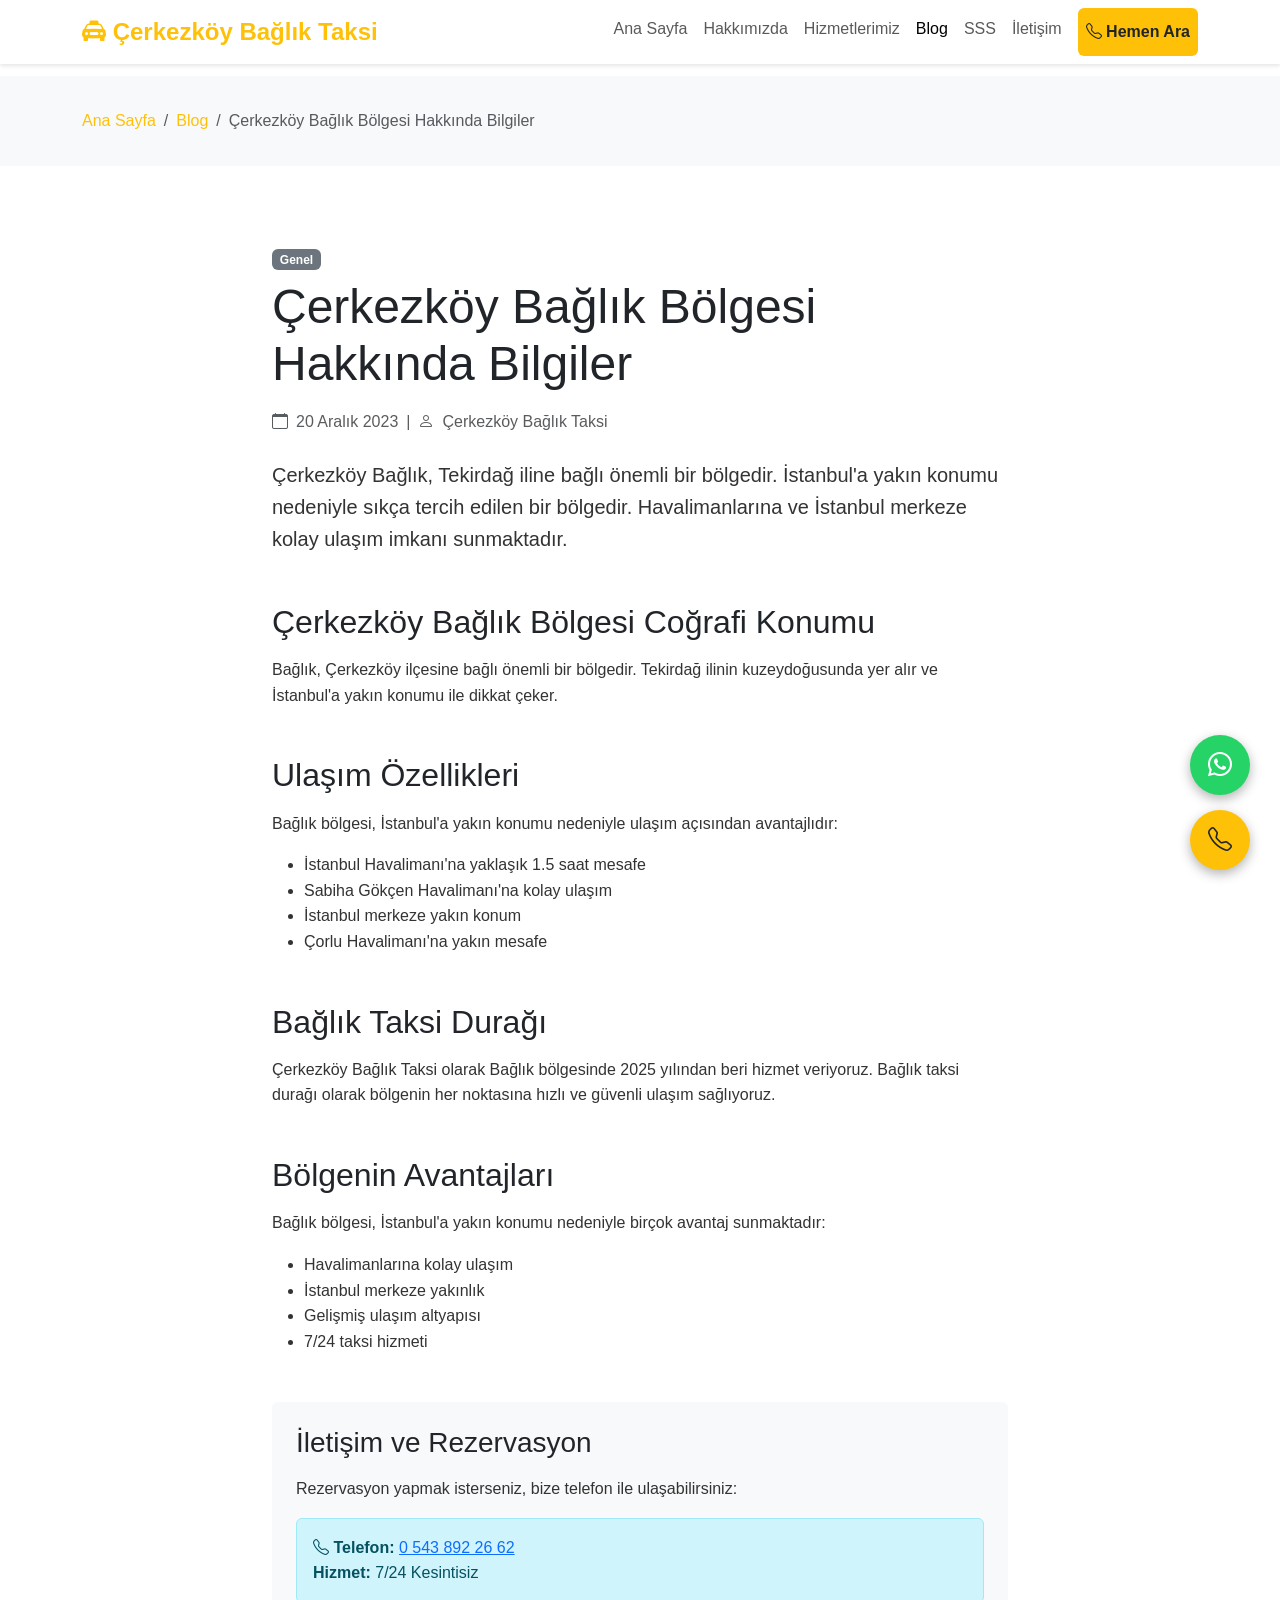
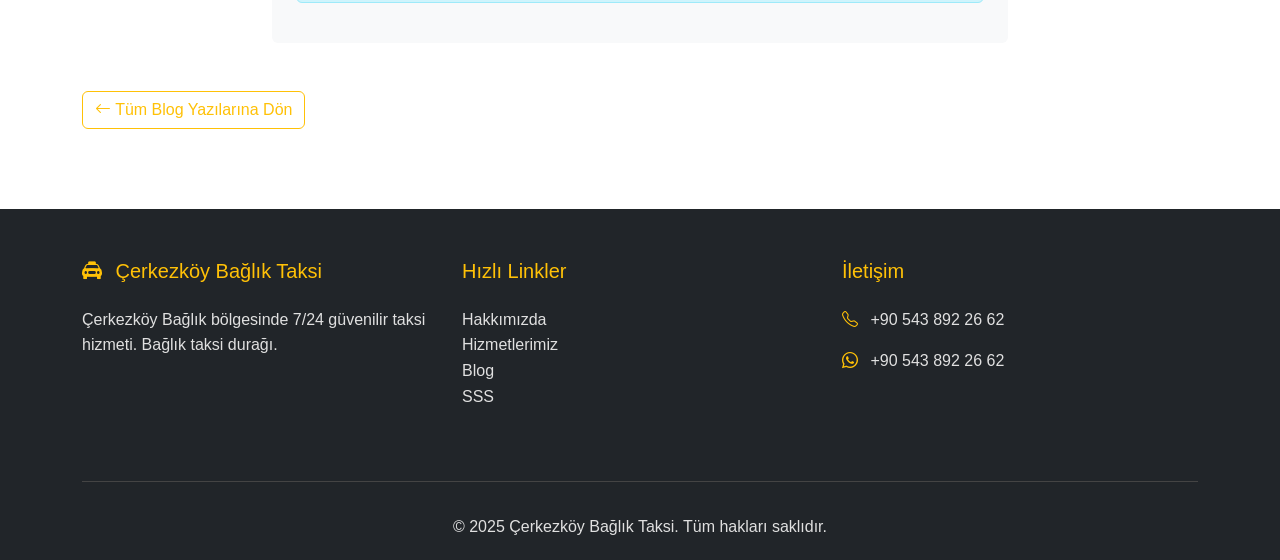
<file: html/blog-cerkezkoy-baglik-bolgesi-hakkinda-bilgiler.html>
<!DOCTYPE html>
<html lang="tr">
<head>
    <meta charset="UTF-8">
    <meta name="viewport" content="width=device-width, initial-scale=1.0">
    <meta name="description" content="Çerkezköy Bağlık bölgesinin coğrafi konumu ve ulaşım özellikleri. Bağlık taksi durağı hakkında bilgiler. : +90 543 892 26 62">
    <meta name="keywords" content="çerkezköy bağlık bölgesi, bağlık bölgesi bilgileri, çerkezköy bağlık coğrafya, bağlık taksi durağı, çerkezköy bağlık ulaşım">
    <meta name="author" content="Çerkezköy Bağlık Taksi">
    <meta property="og:title" content="Çerkezköy Bağlık Bölgesi Hakkında Bilgiler | Çerkezköy Bağlık Taksi Blog">
    <meta property="og:description" content="Çerkezköy Bağlık bölgesinin coğrafi konumu ve ulaşım özellikleri.">
    <meta property="og:type" content="article">
    <title>Çerkezköy Bağlık Bölgesi Hakkında Bilgiler | Çerkezköy Bağlık Taksi Blog</title>
    <link href="https://cdn.jsdelivr.net/npm/bootstrap@5.3.2/dist/css/bootstrap.min.css" rel="stylesheet">
    <link rel="stylesheet" href="https://cdn.jsdelivr.net/npm/bootstrap-icons@1.11.1/font/bootstrap-icons.css">
    <link rel="stylesheet" href="../css/style.css">
    <script type="application/ld+json">
    {
        "@context": "https://schema.org",
        "@type": "BlogPosting",
        "headline": "Çerkezköy Bağlık Bölgesi Hakkında Bilgiler",
        "description": "Çerkezköy Bağlık bölgesinin coğrafi konumu ve ulaşım özellikleri.",
        "author": {
            "@type": "Organization",
            "name": "Çerkezköy Bağlık Taksi"
        },
        "publisher": {
            "@type": "Organization",
            "name": "Çerkezköy Bağlık Taksi"
        },
        "datePublished": "2023-12-20",
        "dateModified": "2023-12-20"
    }
    </script>
</head>
<body>
    <!-- Navbar -->
    <nav class="navbar navbar-expand-lg navbar-light bg-white fixed-top">
        <div class="container">
            <a class="navbar-brand text-primary-custom" href="index.html">
                <i class="bi bi-taxi-front-fill"></i> Çerkezköy Bağlık Taksi
            </a>
            <button class="navbar-toggler" type="button" data-bs-toggle="collapse" data-bs-target="#navbarNav">
                <span class="navbar-toggler-icon"></span>
            </button>
            <div class="collapse navbar-collapse" id="navbarNav">
                <ul class="navbar-nav ms-auto">
                    <li class="nav-item">
                        <a class="nav-link" href="index.html">Ana Sayfa</a>
                    </li>
                    <li class="nav-item">
                        <a class="nav-link" href="hakkimizda.html">Hakkımızda</a>
                    </li>
                    <li class="nav-item">
                        <a class="nav-link" href="hizmetlerimiz.html">Hizmetlerimiz</a>
                    </li>
                    <li class="nav-item">
                        <a class="nav-link active" href="blog.html">Blog</a>
                    </li>
                    <li class="nav-item">
                        <a class="nav-link" href="sss.html">SSS</a>
                    </li>
                    <li class="nav-item">
                        <a class="nav-link" href="iletisim.html">İletişim</a>
                    </li>
                    <li class="nav-item">
                        <a class="nav-link btn btn-primary text-dark ms-2" href="tel:+905438922662">
                            <i class="bi bi-telephone"></i> Hemen Ara
                        </a>
                    </li>
                </ul>
            </div>
        </div>
    </nav>

    <!-- Breadcrumb -->
    <nav aria-label="breadcrumb" class="bg-light" style="margin-top: 76px; padding: 1rem 0;">
        <div class="container">
            <ol class="breadcrumb mb-0">
                <li class="breadcrumb-item"><a href="index.html">Ana Sayfa</a></li>
                <li class="breadcrumb-item"><a href="blog.html">Blog</a></li>
                <li class="breadcrumb-item active">Çerkezköy Bağlık Bölgesi Hakkında Bilgiler</li>
            </ol>
        </div>
    </nav>

    <!-- Blog Post Content -->
    <article class="section-padding">
        <div class="container">
            <div class="row">
                <div class="col-lg-8 mx-auto">
                    <header class="mb-4">
                        <span class="badge bg-secondary mb-2">Genel</span>
                        <h1 class="display-5 mb-3">Çerkezköy Bağlık Bölgesi Hakkında Bilgiler</h1>
                        <div class="d-flex align-items-center text-muted mb-4">
                            <i class="bi bi-calendar me-2"></i>
                            <span>20 Aralık 2023</span>
                            <span class="mx-2">|</span>
                            <i class="bi bi-person me-2"></i>
                            <span>Çerkezköy Bağlık Taksi</span>
                        </div>
                    </header>

                    <div class="blog-content">
                        <!-- Content will be loaded dynamically from blog.json -->
                        <div class="text-center">
                            <div class="spinner-border text-primary" role="status">
                                <span class="visually-hidden">Yükleniyor...</span>
                            </div>
                        </div>
                    </div>
                    </div>

                    <div class="mt-5">
                        <a href="blog.html" class="btn btn-outline-primary">
                            <i class="bi bi-arrow-left"></i> Tüm Blog Yazılarına Dön
                        </a>
                    </div>
                </div>
            </div>
        </div>
    </article>

    <!-- Footer -->
    <footer class="footer">
        <div class="container">
            <div class="row">
                <div class="col-md-4 mb-4">
                    <h5><i class="bi bi-taxi-front-fill"></i> Çerkezköy Bağlık Taksi</h5>
                    <p>Çerkezköy Bağlık bölgesinde 7/24 güvenilir taksi hizmeti. Bağlık taksi durağı.</p>
                </div>
                <div class="col-md-4 mb-4">
                    <h5>Hızlı Linkler</h5>
                    <ul class="list-unstyled">
                        <li><a href="hakkimizda.html">Hakkımızda</a></li>
                        <li><a href="hizmetlerimiz.html">Hizmetlerimiz</a></li>
                        <li><a href="blog.html">Blog</a></li>
                        <li><a href="sss.html">SSS</a></li>
                    </ul>
                </div>
                <div class="col-md-4 mb-4">
                    <h5>İletişim</h5>
                    <p><i class="bi bi-telephone"></i> <a href="tel:+905438922662" class="phone-link">+90 543 892 26 62</a></p>
                    <p><i class="bi bi-whatsapp"></i> <a href="#" class="whatsapp-link" data-phone="905438922662">+90 543 892 26 62</a></p>
                </div>
            </div>
            <div class="footer-bottom">
                <p>&copy; 2025 Çerkezköy Bağlık Taksi. Tüm hakları saklıdır.</p>
            </div>
        </div>
    </footer>

    <!-- Floating Buttons -->
    <div class="floating-buttons">
        <a href="#" class="floating-btn whatsapp whatsapp-link" data-phone="905438922662"><i class="bi bi-whatsapp" style="font-size: 1.5rem;"></i></a>
        <a href="tel:+905438922662" class="floating-btn phone phone-link"><i class="bi bi-telephone" style="font-size: 1.5rem;"></i></a>
    </div>

    <script src="https://cdn.jsdelivr.net/npm/bootstrap@5.3.2/dist/js/bootstrap.bundle.min.js"></script>
    <script src="../js/main.js"></script>
    <script src="../js/blog.js"></script>
</body>
</html>
</file>
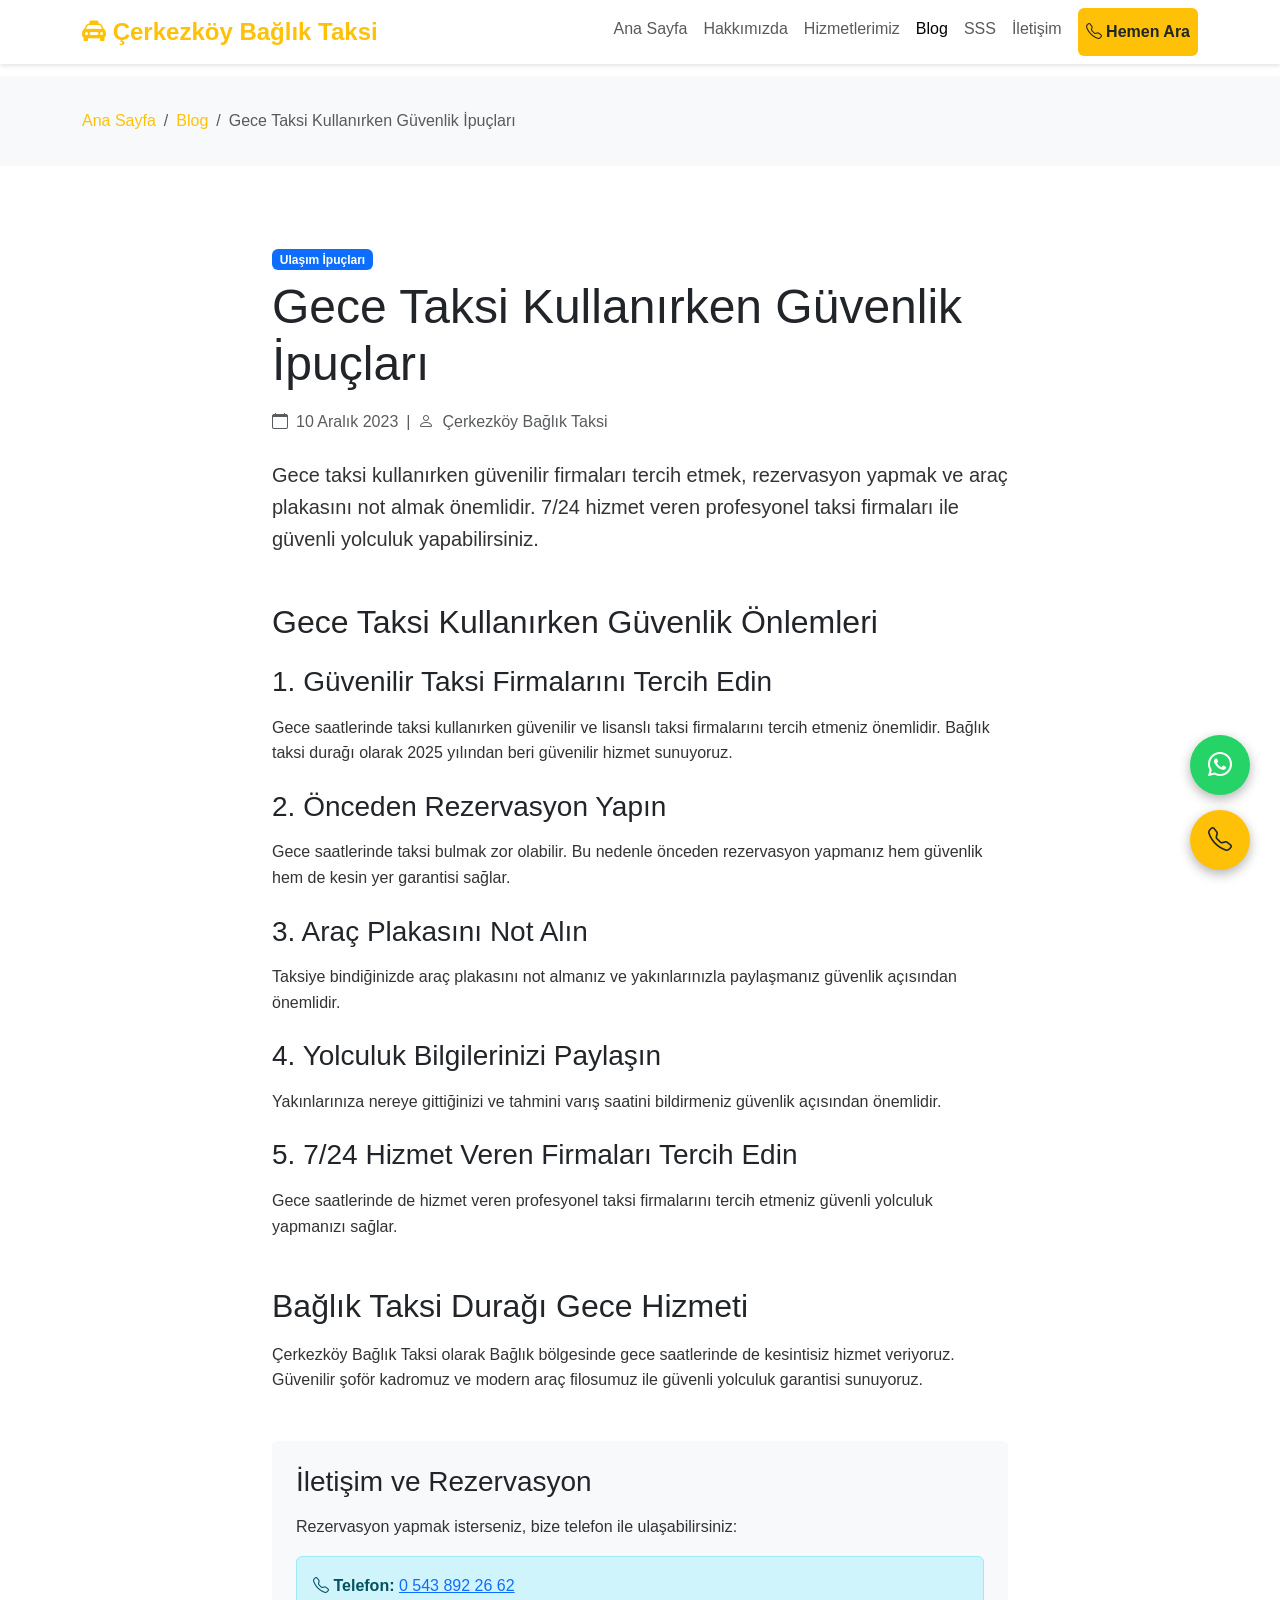
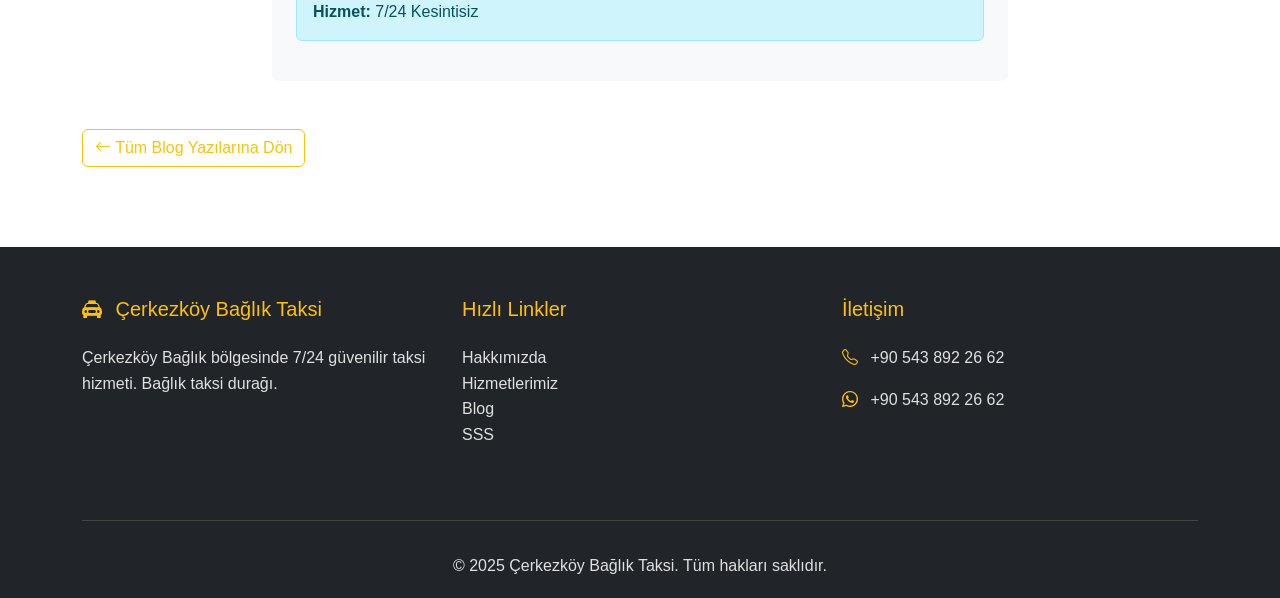
<file: html/blog-gece-taksi-kullanirken-guvenlik-ipuclari.html>
<!DOCTYPE html>
<html lang="tr">
<head>
    <meta charset="UTF-8">
    <meta name="viewport" content="width=device-width, initial-scale=1.0">
    <meta name="description" content="Gece saatlerinde taksi kullanırken dikkat edilmesi gereken güvenlik önlemleri. Bağlık taksi durağı ile güvenli gece taksi hizmeti. : +90 543 892 26 62">
    <meta name="keywords" content="gece taksi güvenlik, gece taksi ipuçları, bağlık gece taksi, çerkezköy bağlık gece taksi, gece taksi güvenlik önlemleri, bağlık taksi durağı gece">
    <meta name="author" content="Çerkezköy Bağlık Taksi">
    <meta property="og:title" content="Gece Taksi Kullanırken Güvenlik İpuçları | Çerkezköy Bağlık Taksi Blog">
    <meta property="og:description" content="Gece saatlerinde taksi kullanırken dikkat edilmesi gereken güvenlik önlemleri.">
    <meta property="og:type" content="article">
    <title>Gece Taksi Kullanırken Güvenlik İpuçları | Çerkezköy Bağlık Taksi Blog</title>
    <link href="https://cdn.jsdelivr.net/npm/bootstrap@5.3.2/dist/css/bootstrap.min.css" rel="stylesheet">
    <link rel="stylesheet" href="https://cdn.jsdelivr.net/npm/bootstrap-icons@1.11.1/font/bootstrap-icons.css">
    <link rel="stylesheet" href="../css/style.css">
    <script type="application/ld+json">
    {
        "@context": "https://schema.org",
        "@type": "BlogPosting",
        "headline": "Gece Taksi Kullanırken Güvenlik İpuçları",
        "description": "Gece saatlerinde taksi kullanırken dikkat edilmesi gereken güvenlik önlemleri.",
        "author": {
            "@type": "Organization",
            "name": "Çerkezköy Bağlık Taksi"
        },
        "publisher": {
            "@type": "Organization",
            "name": "Çerkezköy Bağlık Taksi"
        },
        "datePublished": "2023-12-10",
        "dateModified": "2023-12-10"
    }
    </script>
</head>
<body>
    <!-- Navbar -->
    <nav class="navbar navbar-expand-lg navbar-light bg-white fixed-top">
        <div class="container">
            <a class="navbar-brand text-primary-custom" href="index.html">
                <i class="bi bi-taxi-front-fill"></i> Çerkezköy Bağlık Taksi
            </a>
            <button class="navbar-toggler" type="button" data-bs-toggle="collapse" data-bs-target="#navbarNav">
                <span class="navbar-toggler-icon"></span>
            </button>
            <div class="collapse navbar-collapse" id="navbarNav">
                <ul class="navbar-nav ms-auto">
                    <li class="nav-item">
                        <a class="nav-link" href="index.html">Ana Sayfa</a>
                    </li>
                    <li class="nav-item">
                        <a class="nav-link" href="hakkimizda.html">Hakkımızda</a>
                    </li>
                    <li class="nav-item">
                        <a class="nav-link" href="hizmetlerimiz.html">Hizmetlerimiz</a>
                    </li>
                    <li class="nav-item">
                        <a class="nav-link active" href="blog.html">Blog</a>
                    </li>
                    <li class="nav-item">
                        <a class="nav-link" href="sss.html">SSS</a>
                    </li>
                    <li class="nav-item">
                        <a class="nav-link" href="iletisim.html">İletişim</a>
                    </li>
                    <li class="nav-item">
                        <a class="nav-link btn btn-primary text-dark ms-2" href="tel:+905438922662">
                            <i class="bi bi-telephone"></i> Hemen Ara
                        </a>
                    </li>
                </ul>
            </div>
        </div>
    </nav>

    <!-- Breadcrumb -->
    <nav aria-label="breadcrumb" class="bg-light" style="margin-top: 76px; padding: 1rem 0;">
        <div class="container">
            <ol class="breadcrumb mb-0">
                <li class="breadcrumb-item"><a href="index.html">Ana Sayfa</a></li>
                <li class="breadcrumb-item"><a href="blog.html">Blog</a></li>
                <li class="breadcrumb-item active">Gece Taksi Kullanırken Güvenlik İpuçları</li>
            </ol>
        </div>
    </nav>

    <!-- Blog Post Content -->
    <article class="section-padding">
        <div class="container">
            <div class="row">
                <div class="col-lg-8 mx-auto">
                    <header class="mb-4">
                        <span class="badge bg-primary mb-2">Ulaşım İpuçları</span>
                        <h1 class="display-5 mb-3">Gece Taksi Kullanırken Güvenlik İpuçları</h1>
                        <div class="d-flex align-items-center text-muted mb-4">
                            <i class="bi bi-calendar me-2"></i>
                            <span>10 Aralık 2023</span>
                            <span class="mx-2">|</span>
                            <i class="bi bi-person me-2"></i>
                            <span>Çerkezköy Bağlık Taksi</span>
                        </div>
                    </header>

                    <div class="blog-content">
                        <!-- Content will be loaded dynamically from blog.json -->
                        <div class="text-center">
                            <div class="spinner-border text-primary" role="status">
                                <span class="visually-hidden">Yükleniyor...</span>
                            </div>
                        </div>
                    </div>
                    </div>

                    <div class="mt-5">
                        <a href="blog.html" class="btn btn-outline-primary">
                            <i class="bi bi-arrow-left"></i> Tüm Blog Yazılarına Dön
                        </a>
                    </div>
                </div>
            </div>
        </div>
    </article>

    <!-- Footer -->
    <footer class="footer">
        <div class="container">
            <div class="row">
                <div class="col-md-4 mb-4">
                    <h5><i class="bi bi-taxi-front-fill"></i> Çerkezköy Bağlık Taksi</h5>
                    <p>Çerkezköy Bağlık bölgesinde 7/24 güvenilir taksi hizmeti. Bağlık taksi durağı.</p>
                </div>
                <div class="col-md-4 mb-4">
                    <h5>Hızlı Linkler</h5>
                    <ul class="list-unstyled">
                        <li><a href="hakkimizda.html">Hakkımızda</a></li>
                        <li><a href="hizmetlerimiz.html">Hizmetlerimiz</a></li>
                        <li><a href="blog.html">Blog</a></li>
                        <li><a href="sss.html">SSS</a></li>
                    </ul>
                </div>
                <div class="col-md-4 mb-4">
                    <h5>İletişim</h5>
                    <p><i class="bi bi-telephone"></i> <a href="tel:+905438922662" class="phone-link">+90 543 892 26 62</a></p>
                    <p><i class="bi bi-whatsapp"></i> <a href="#" class="whatsapp-link" data-phone="905438922662">+90 543 892 26 62</a></p>
                </div>
            </div>
            <div class="footer-bottom">
                <p>&copy; 2025 Çerkezköy Bağlık Taksi. Tüm hakları saklıdır.</p>
            </div>
        </div>
    </footer>

    <!-- Floating Buttons -->
    <div class="floating-buttons">
        <a href="#" class="floating-btn whatsapp whatsapp-link" data-phone="905438922662"><i class="bi bi-whatsapp" style="font-size: 1.5rem;"></i></a>
        <a href="tel:+905438922662" class="floating-btn phone phone-link"><i class="bi bi-telephone" style="font-size: 1.5rem;"></i></a>
    </div>

    <script src="https://cdn.jsdelivr.net/npm/bootstrap@5.3.2/dist/js/bootstrap.bundle.min.js"></script>
    <script src="../js/main.js"></script>
    <script src="../js/blog.js"></script>
</body>
</html>
</file>
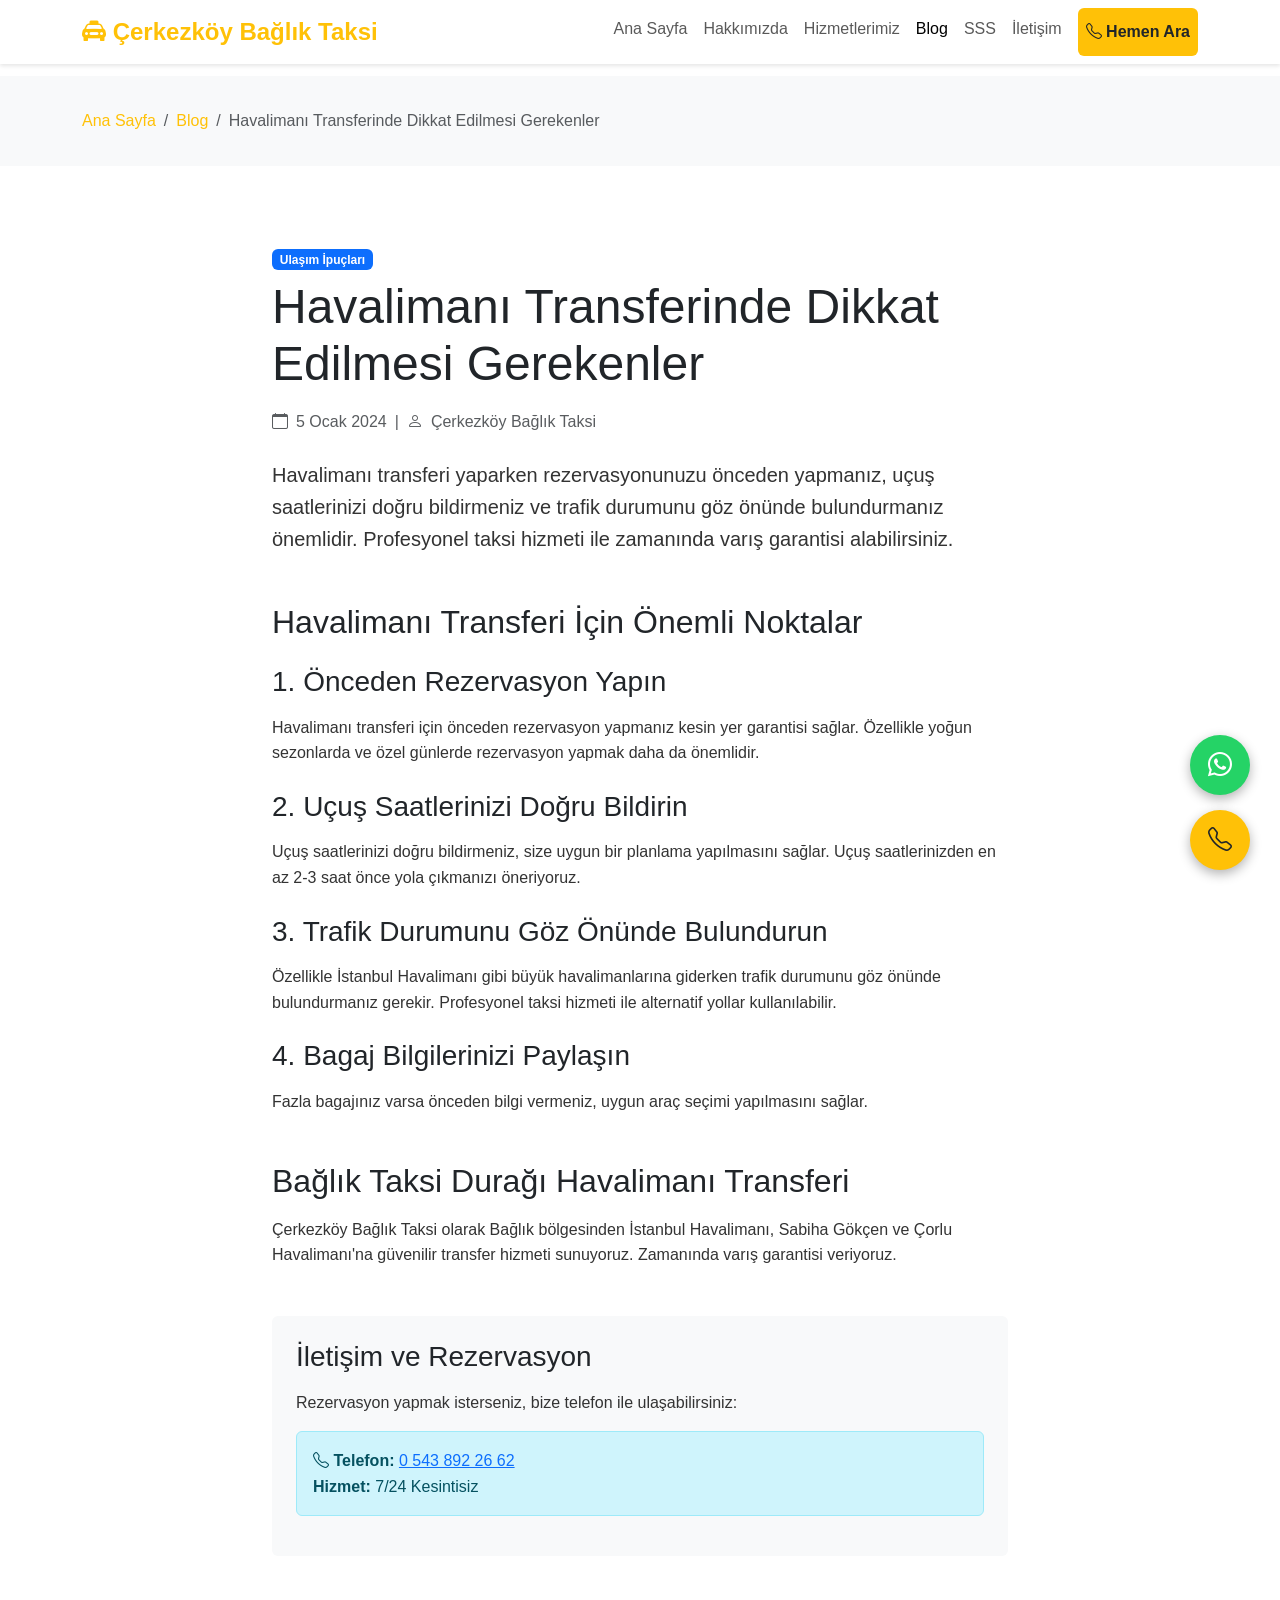
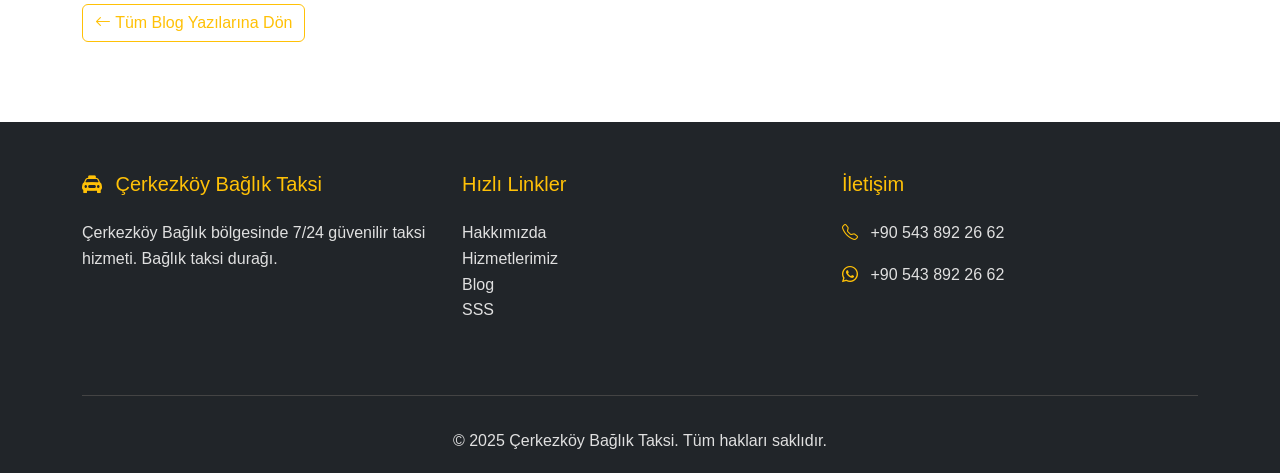
<file: html/blog-havalimani-transferinde-dikkat-edilmesi-gerekenler.html>
<!DOCTYPE html>
<html lang="tr">
<head>
    <meta charset="UTF-8">
    <meta name="viewport" content="width=device-width, initial-scale=1.0">
    <meta name="description" content="Havalimanı transferi yaparken dikkat edilmesi gereken önemli noktalar. Bağlık taksi durağı ile güvenilir havalimanı transferi. : +90 543 892 26 62">
    <meta name="keywords" content="havalimanı transferi ipuçları, havalimanı transferi dikkat edilmesi gerekenler, bağlık havalimanı transferi, çerkezköy bağlık havalimanı transferi, havalimanı transfer rehberi">
    <meta name="author" content="Çerkezköy Bağlık Taksi">
    <meta property="og:title" content="Havalimanı Transferinde Dikkat Edilmesi Gerekenler | Çerkezköy Bağlık Taksi Blog">
    <meta property="og:description" content="Havalimanı transferi yaparken dikkat edilmesi gereken önemli noktalar.">
    <meta property="og:type" content="article">
    <title>Havalimanı Transferinde Dikkat Edilmesi Gerekenler | Çerkezköy Bağlık Taksi Blog</title>
    <link href="https://cdn.jsdelivr.net/npm/bootstrap@5.3.2/dist/css/bootstrap.min.css" rel="stylesheet">
    <link rel="stylesheet" href="https://cdn.jsdelivr.net/npm/bootstrap-icons@1.11.1/font/bootstrap-icons.css">
    <link rel="stylesheet" href="../css/style.css">
    <script type="application/ld+json">
    {
        "@context": "https://schema.org",
        "@type": "BlogPosting",
        "headline": "Havalimanı Transferinde Dikkat Edilmesi Gerekenler",
        "description": "Havalimanı transferi yaparken dikkat edilmesi gereken önemli noktalar.",
        "author": {
            "@type": "Organization",
            "name": "Çerkezköy Bağlık Taksi"
        },
        "publisher": {
            "@type": "Organization",
            "name": "Çerkezköy Bağlık Taksi"
        },
        "datePublished": "2024-01-05",
        "dateModified": "2024-01-05"
    }
    </script>
</head>
<body>
    <!-- Navbar -->
    <nav class="navbar navbar-expand-lg navbar-light bg-white fixed-top">
        <div class="container">
            <a class="navbar-brand text-primary-custom" href="index.html">
                <i class="bi bi-taxi-front-fill"></i> Çerkezköy Bağlık Taksi
            </a>
            <button class="navbar-toggler" type="button" data-bs-toggle="collapse" data-bs-target="#navbarNav">
                <span class="navbar-toggler-icon"></span>
            </button>
            <div class="collapse navbar-collapse" id="navbarNav">
                <ul class="navbar-nav ms-auto">
                    <li class="nav-item">
                        <a class="nav-link" href="index.html">Ana Sayfa</a>
                    </li>
                    <li class="nav-item">
                        <a class="nav-link" href="hakkimizda.html">Hakkımızda</a>
                    </li>
                    <li class="nav-item">
                        <a class="nav-link" href="hizmetlerimiz.html">Hizmetlerimiz</a>
                    </li>
                    <li class="nav-item">
                        <a class="nav-link active" href="blog.html">Blog</a>
                    </li>
                    <li class="nav-item">
                        <a class="nav-link" href="sss.html">SSS</a>
                    </li>
                    <li class="nav-item">
                        <a class="nav-link" href="iletisim.html">İletişim</a>
                    </li>
                    <li class="nav-item">
                        <a class="nav-link btn btn-primary text-dark ms-2" href="tel:+905438922662">
                            <i class="bi bi-telephone"></i> Hemen Ara
                        </a>
                    </li>
                </ul>
            </div>
        </div>
    </nav>

    <!-- Breadcrumb -->
    <nav aria-label="breadcrumb" class="bg-light" style="margin-top: 76px; padding: 1rem 0;">
        <div class="container">
            <ol class="breadcrumb mb-0">
                <li class="breadcrumb-item"><a href="index.html">Ana Sayfa</a></li>
                <li class="breadcrumb-item"><a href="blog.html">Blog</a></li>
                <li class="breadcrumb-item active">Havalimanı Transferinde Dikkat Edilmesi Gerekenler</li>
            </ol>
        </div>
    </nav>

    <!-- Blog Post Content -->
    <article class="section-padding">
        <div class="container">
            <div class="row">
                <div class="col-lg-8 mx-auto">
                    <header class="mb-4">
                        <span class="badge bg-primary mb-2">Ulaşım İpuçları</span>
                        <h1 class="display-5 mb-3">Havalimanı Transferinde Dikkat Edilmesi Gerekenler</h1>
                        <div class="d-flex align-items-center text-muted mb-4">
                            <i class="bi bi-calendar me-2"></i>
                            <span>5 Ocak 2024</span>
                            <span class="mx-2">|</span>
                            <i class="bi bi-person me-2"></i>
                            <span>Çerkezköy Bağlık Taksi</span>
                        </div>
                    </header>

                    <div class="blog-content">
                        <!-- Content will be loaded dynamically from blog.json -->
                        <div class="text-center">
                            <div class="spinner-border text-primary" role="status">
                                <span class="visually-hidden">Yükleniyor...</span>
                            </div>
                        </div>
                    </div>
                    </div>

                    <div class="mt-5">
                        <a href="blog.html" class="btn btn-outline-primary">
                            <i class="bi bi-arrow-left"></i> Tüm Blog Yazılarına Dön
                        </a>
                    </div>
                </div>
            </div>
        </div>
    </article>

    <!-- Footer -->
    <footer class="footer">
        <div class="container">
            <div class="row">
                <div class="col-md-4 mb-4">
                    <h5><i class="bi bi-taxi-front-fill"></i> Çerkezköy Bağlık Taksi</h5>
                    <p>Çerkezköy Bağlık bölgesinde 7/24 güvenilir taksi hizmeti. Bağlık taksi durağı.</p>
                </div>
                <div class="col-md-4 mb-4">
                    <h5>Hızlı Linkler</h5>
                    <ul class="list-unstyled">
                        <li><a href="hakkimizda.html">Hakkımızda</a></li>
                        <li><a href="hizmetlerimiz.html">Hizmetlerimiz</a></li>
                        <li><a href="blog.html">Blog</a></li>
                        <li><a href="sss.html">SSS</a></li>
                    </ul>
                </div>
                <div class="col-md-4 mb-4">
                    <h5>İletişim</h5>
                    <p><i class="bi bi-telephone"></i> <a href="tel:+905438922662" class="phone-link">+90 543 892 26 62</a></p>
                    <p><i class="bi bi-whatsapp"></i> <a href="#" class="whatsapp-link" data-phone="905438922662">+90 543 892 26 62</a></p>
                </div>
            </div>
            <div class="footer-bottom">
                <p>&copy; 2025 Çerkezköy Bağlık Taksi. Tüm hakları saklıdır.</p>
            </div>
        </div>
    </footer>

    <!-- Floating Buttons -->
    <div class="floating-buttons">
        <a href="#" class="floating-btn whatsapp whatsapp-link" data-phone="905438922662"><i class="bi bi-whatsapp" style="font-size: 1.5rem;"></i></a>
        <a href="tel:+905438922662" class="floating-btn phone phone-link"><i class="bi bi-telephone" style="font-size: 1.5rem;"></i></a>
    </div>

    <script src="https://cdn.jsdelivr.net/npm/bootstrap@5.3.2/dist/js/bootstrap.bundle.min.js"></script>
    <script src="../js/main.js"></script>
    <script src="../js/blog.js"></script>
</body>
</html>
</file>
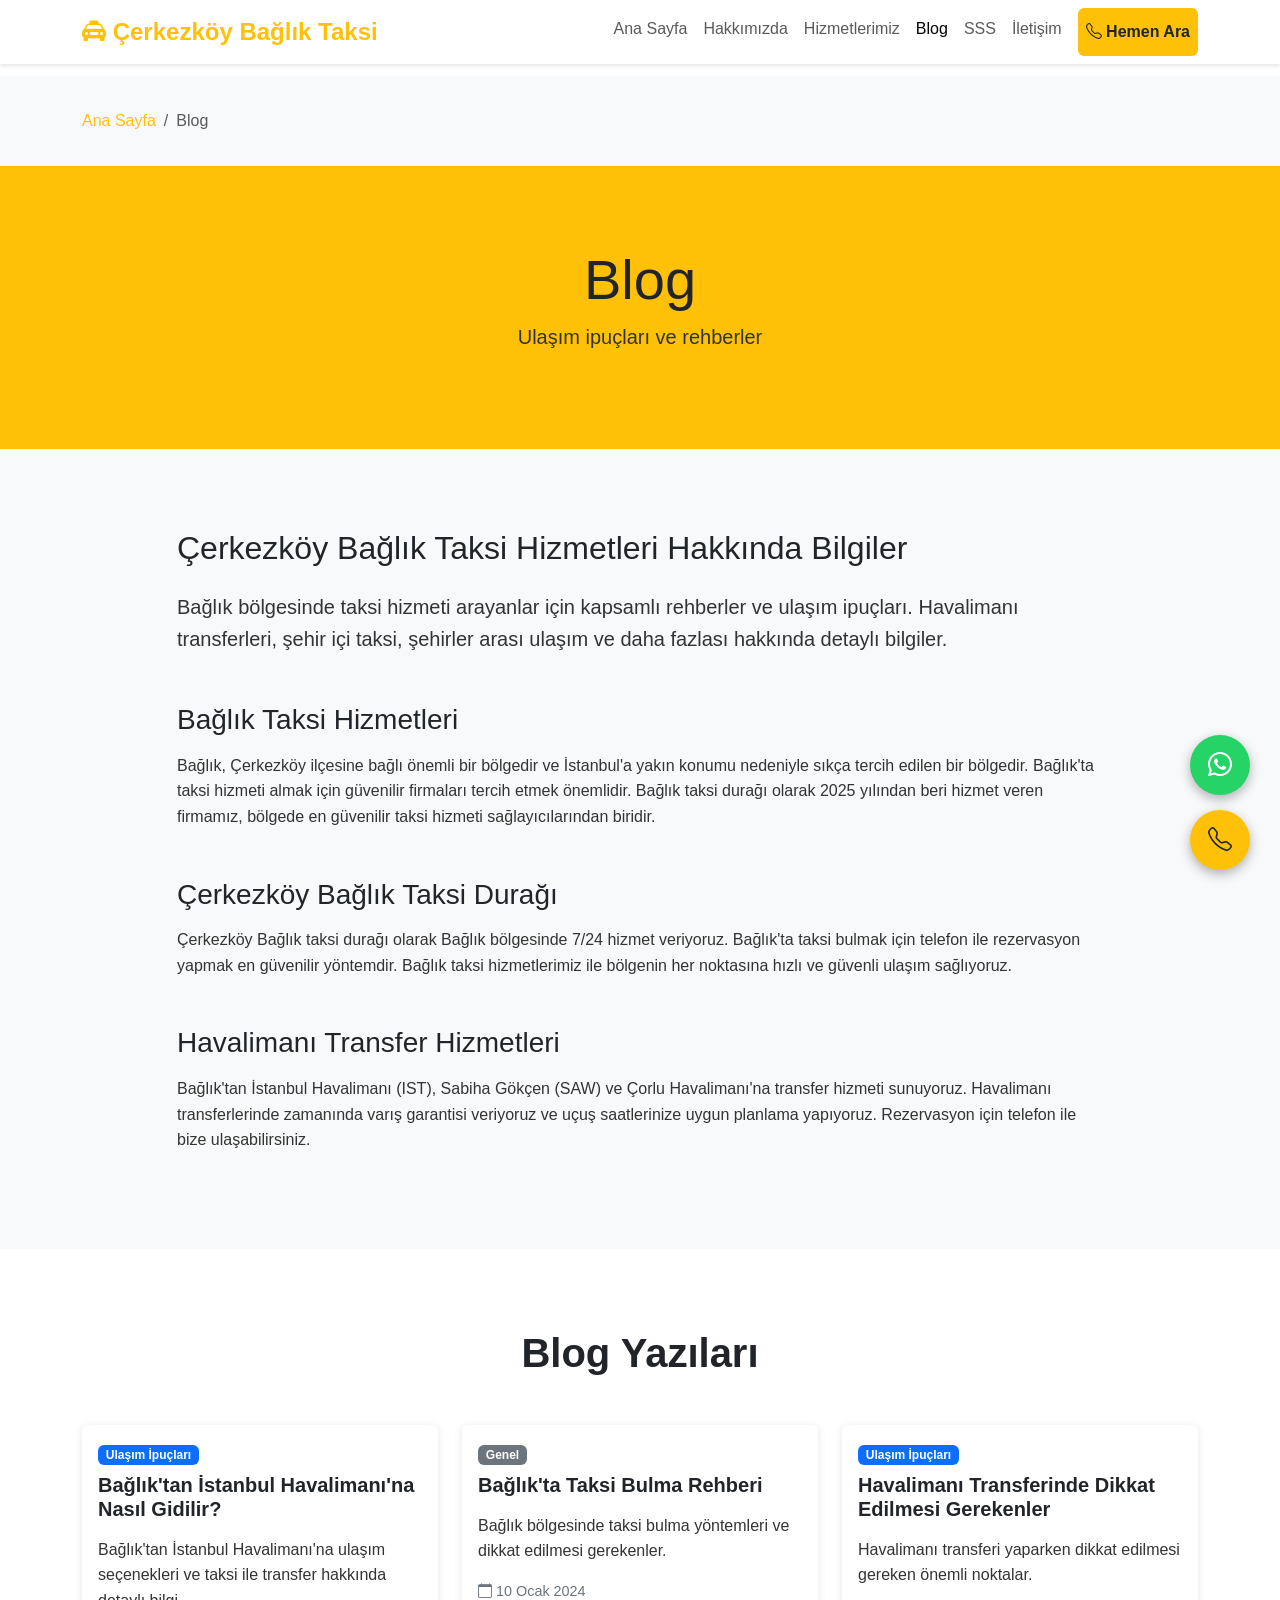
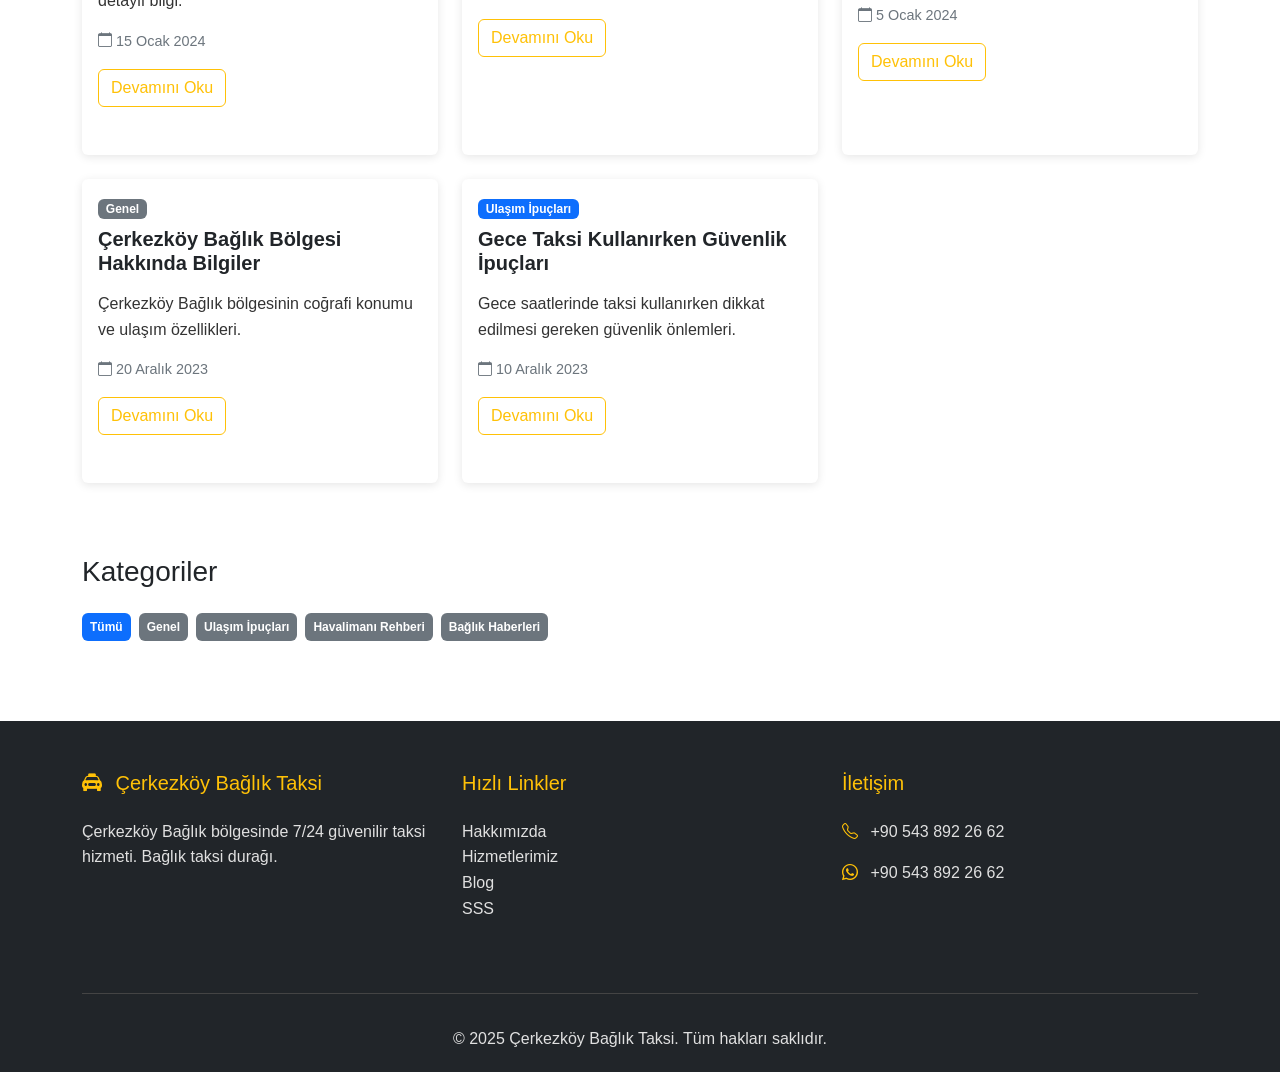
<file: html/blog.html>
<!DOCTYPE html>
<html lang="tr">
<head>
    <meta charset="UTF-8">
    <meta name="viewport" content="width=device-width, initial-scale=1.0">
    <meta name="description" content="Çerkezköy Bağlık taksi hizmetleri hakkında blog yazıları. Ulaşım ipuçları, havalimanı transfer rehberi, taksi kullanım önerileri ve Bağlık bölgesi hakkında detaylı bilgiler.">
    <meta name="keywords" content="çerkezköy bağlık taksi blog, bağlık taksi blog, ulaşım ipuçları, havalimanı rehberi, çerkezköy bağlık taksi rehberi, bağlık taksi rehberi, taksi kullanım önerileri, bağlık taksi durağı blog">
    <title>Blog | Çerkezköy Bağlık Taksi - Ulaşım İpuçları ve Rehberler</title>
    <link href="https://cdn.jsdelivr.net/npm/bootstrap@5.3.2/dist/css/bootstrap.min.css" rel="stylesheet">
    <link rel="stylesheet" href="https://cdn.jsdelivr.net/npm/bootstrap-icons@1.11.1/font/bootstrap-icons.css">
    <link rel="stylesheet" href="../css/style.css">
</head>
<body>
    <!-- Navbar -->
    <nav class="navbar navbar-expand-lg navbar-light bg-white fixed-top">
        <div class="container">
            <a class="navbar-brand text-primary-custom" href="index.html">
                <i class="bi bi-taxi-front-fill"></i> Çerkezköy Bağlık Taksi
            </a>
            <button class="navbar-toggler" type="button" data-bs-toggle="collapse" data-bs-target="#navbarNav">
                <span class="navbar-toggler-icon"></span>
            </button>
            <div class="collapse navbar-collapse" id="navbarNav">
                <ul class="navbar-nav ms-auto">
                    <li class="nav-item">
                        <a class="nav-link" href="index.html">Ana Sayfa</a>
                    </li>
                    <li class="nav-item">
                        <a class="nav-link" href="hakkimizda.html">Hakkımızda</a>
                    </li>
                    <li class="nav-item">
                        <a class="nav-link" href="hizmetlerimiz.html">Hizmetlerimiz</a>
                    </li>
                    <li class="nav-item">
                        <a class="nav-link active" href="blog.html">Blog</a>
                    </li>
                    <li class="nav-item">
                        <a class="nav-link" href="sss.html">SSS</a>
                    </li>
                    <li class="nav-item">
                        <a class="nav-link" href="iletisim.html">İletişim</a>
                    </li>
                    <li class="nav-item">
                        <a class="nav-link btn btn-primary text-dark ms-2" href="tel:+905438922662">
                            <i class="bi bi-telephone"></i> Hemen Ara
                        </a>
                    </li>
                </ul>
            </div>
        </div>
    </nav>

    <!-- Breadcrumb -->
    <nav aria-label="breadcrumb" class="bg-light" style="margin-top: 76px; padding: 1rem 0;">
        <div class="container">
            <ol class="breadcrumb mb-0">
                <li class="breadcrumb-item"><a href="index.html">Ana Sayfa</a></li>
                <li class="breadcrumb-item active">Blog</li>
            </ol>
        </div>
    </nav>

    <!-- Page Header -->
    <section class="section-padding bg-primary-custom text-white">
        <div class="container">
            <h1 class="display-4 text-center">Blog</h1>
            <p class="lead text-center">Ulaşım ipuçları ve rehberler</p>
        </div>
    </section>

    <!-- SEO Content -->
    <section class="section-padding bg-light">
        <div class="container">
            <div class="row">
                <div class="col-lg-10 mx-auto">
                    <h2 class="mb-4">Çerkezköy Bağlık Taksi Hizmetleri Hakkında Bilgiler</h2>
                    <p class="lead">Bağlık bölgesinde taksi hizmeti arayanlar için kapsamlı rehberler ve ulaşım ipuçları. Havalimanı transferleri, şehir içi taksi, şehirler arası ulaşım ve daha fazlası hakkında detaylı bilgiler.</p>
                    
                    <h3 class="mt-5 mb-3">Bağlık Taksi Hizmetleri</h3>
                    <p>Bağlık, Çerkezköy ilçesine bağlı önemli bir bölgedir ve İstanbul'a yakın konumu nedeniyle sıkça tercih edilen bir bölgedir. Bağlık'ta taksi hizmeti almak için güvenilir firmaları tercih etmek önemlidir. Bağlık taksi durağı olarak 2025 yılından beri hizmet veren firmamız, bölgede en güvenilir taksi hizmeti sağlayıcılarından biridir.</p>
                    
                    <h3 class="mt-5 mb-3">Çerkezköy Bağlık Taksi Durağı</h3>
                    <p>Çerkezköy Bağlık taksi durağı olarak Bağlık bölgesinde 7/24 hizmet veriyoruz. Bağlık'ta taksi bulmak için telefon ile rezervasyon yapmak en güvenilir yöntemdir. Bağlık taksi hizmetlerimiz ile bölgenin her noktasına hızlı ve güvenli ulaşım sağlıyoruz.</p>
                    
                    <h3 class="mt-5 mb-3">Havalimanı Transfer Hizmetleri</h3>
                    <p>Bağlık'tan İstanbul Havalimanı (IST), Sabiha Gökçen (SAW) ve Çorlu Havalimanı'na transfer hizmeti sunuyoruz. Havalimanı transferlerinde zamanında varış garantisi veriyoruz ve uçuş saatlerinize uygun planlama yapıyoruz. Rezervasyon için telefon ile bize ulaşabilirsiniz.</p>
                </div>
            </div>
        </div>
    </section>

    <!-- Blog Posts -->
    <section class="section-padding">
        <div class="container">
            <h2 class="section-title">Blog Yazıları</h2>
            <div class="row" id="blog-posts-container">
                <!-- Blog posts will be loaded dynamically from blog.json -->
                <div class="col-12 text-center">
                    <div class="spinner-border text-primary" role="status">
                        <span class="visually-hidden">Yükleniyor...</span>
                    </div>
                </div>
            </div>

            <!-- Categories -->
            <div class="row mt-5">
                <div class="col-12">
                    <h3 class="mb-4">Kategoriler</h3>
                    <div class="d-flex flex-wrap gap-2">
                        <a href="#" class="badge bg-primary text-decoration-none p-2">Tümü</a>
                        <a href="#" class="badge bg-secondary text-decoration-none p-2">Genel</a>
                        <a href="#" class="badge bg-secondary text-decoration-none p-2">Ulaşım İpuçları</a>
                        <a href="#" class="badge bg-secondary text-decoration-none p-2">Havalimanı Rehberi</a>
                        <a href="#" class="badge bg-secondary text-decoration-none p-2">Bağlık Haberleri</a>
                    </div>
                </div>
            </div>
        </div>
    </section>

    <!-- Footer -->
    <footer class="footer">
        <div class="container">
            <div class="row">
                <div class="col-md-4 mb-4">
                    <h5><i class="bi bi-taxi-front-fill"></i> Çerkezköy Bağlık Taksi</h5>
                    <p>Çerkezköy Bağlık bölgesinde 7/24 güvenilir taksi hizmeti. Bağlık taksi durağı.</p>
                </div>
                <div class="col-md-4 mb-4">
                    <h5>Hızlı Linkler</h5>
                    <ul class="list-unstyled">
                        <li><a href="hakkimizda.html">Hakkımızda</a></li>
                        <li><a href="hizmetlerimiz.html">Hizmetlerimiz</a></li>
                        <li><a href="blog.html">Blog</a></li>
                        <li><a href="sss.html">SSS</a></li>
                    </ul>
                </div>
                <div class="col-md-4 mb-4">
                    <h5>İletişim</h5>
                    <p><i class="bi bi-telephone"></i> <a href="tel:+905438922662" class="phone-link">+90 543 892 26 62</a></p>
                    <p><i class="bi bi-whatsapp"></i> <a href="#" class="whatsapp-link" data-phone="905438922662">+90 543 892 26 62</a></p>
                </div>
            </div>
            <div class="footer-bottom">
                <p>&copy; 2025 Çerkezköy Bağlık Taksi. Tüm hakları saklıdır.</p>
            </div>
        </div>
    </footer>

    <!-- Floating Buttons -->
    <div class="floating-buttons">
        <a href="#" class="floating-btn whatsapp whatsapp-link" data-phone="905438922662"><i class="bi bi-whatsapp" style="font-size: 1.5rem;"></i></a>
        <a href="tel:+905438922662" class="floating-btn phone phone-link"><i class="bi bi-telephone" style="font-size: 1.5rem;"></i></a>
    </div>

    <script src="https://cdn.jsdelivr.net/npm/bootstrap@5.3.2/dist/js/bootstrap.bundle.min.js"></script>
    <script src="../js/main.js"></script>
    <script src="../js/blog.js"></script>
</body>
</html>
</file>
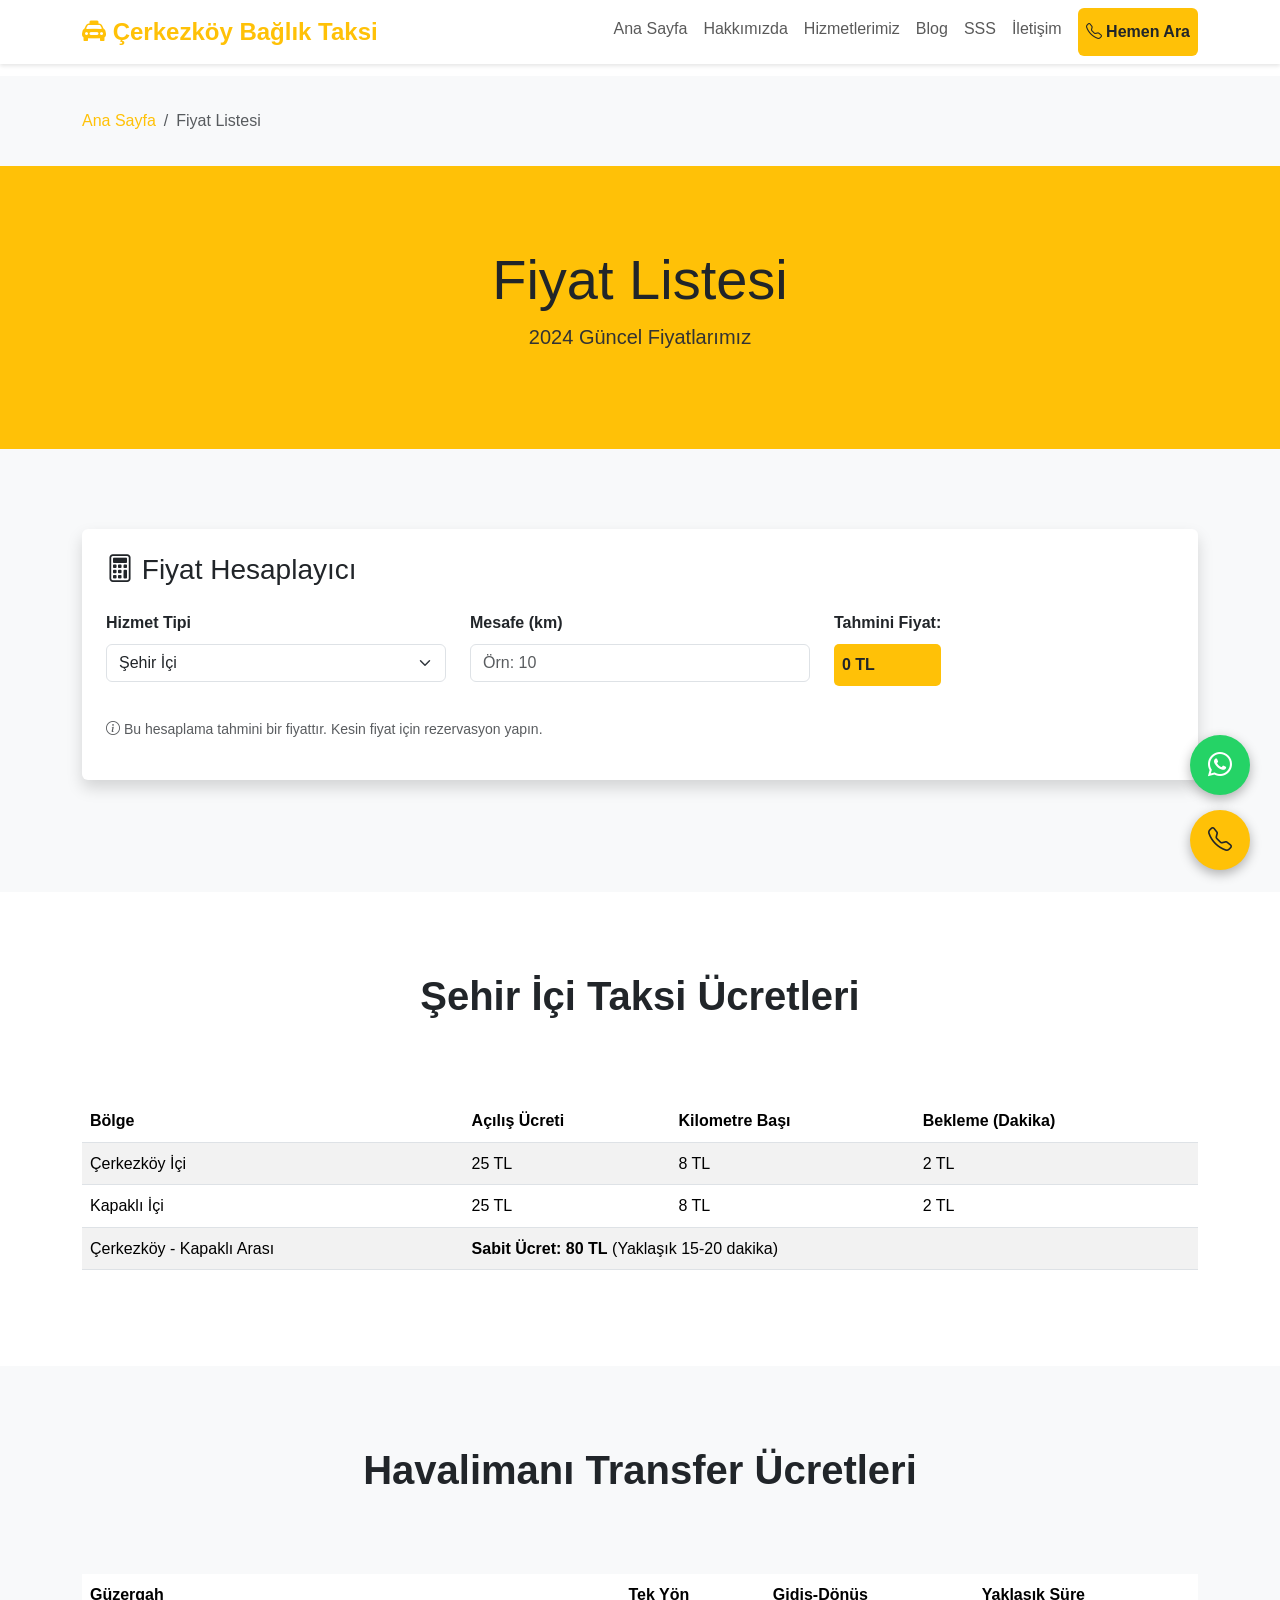
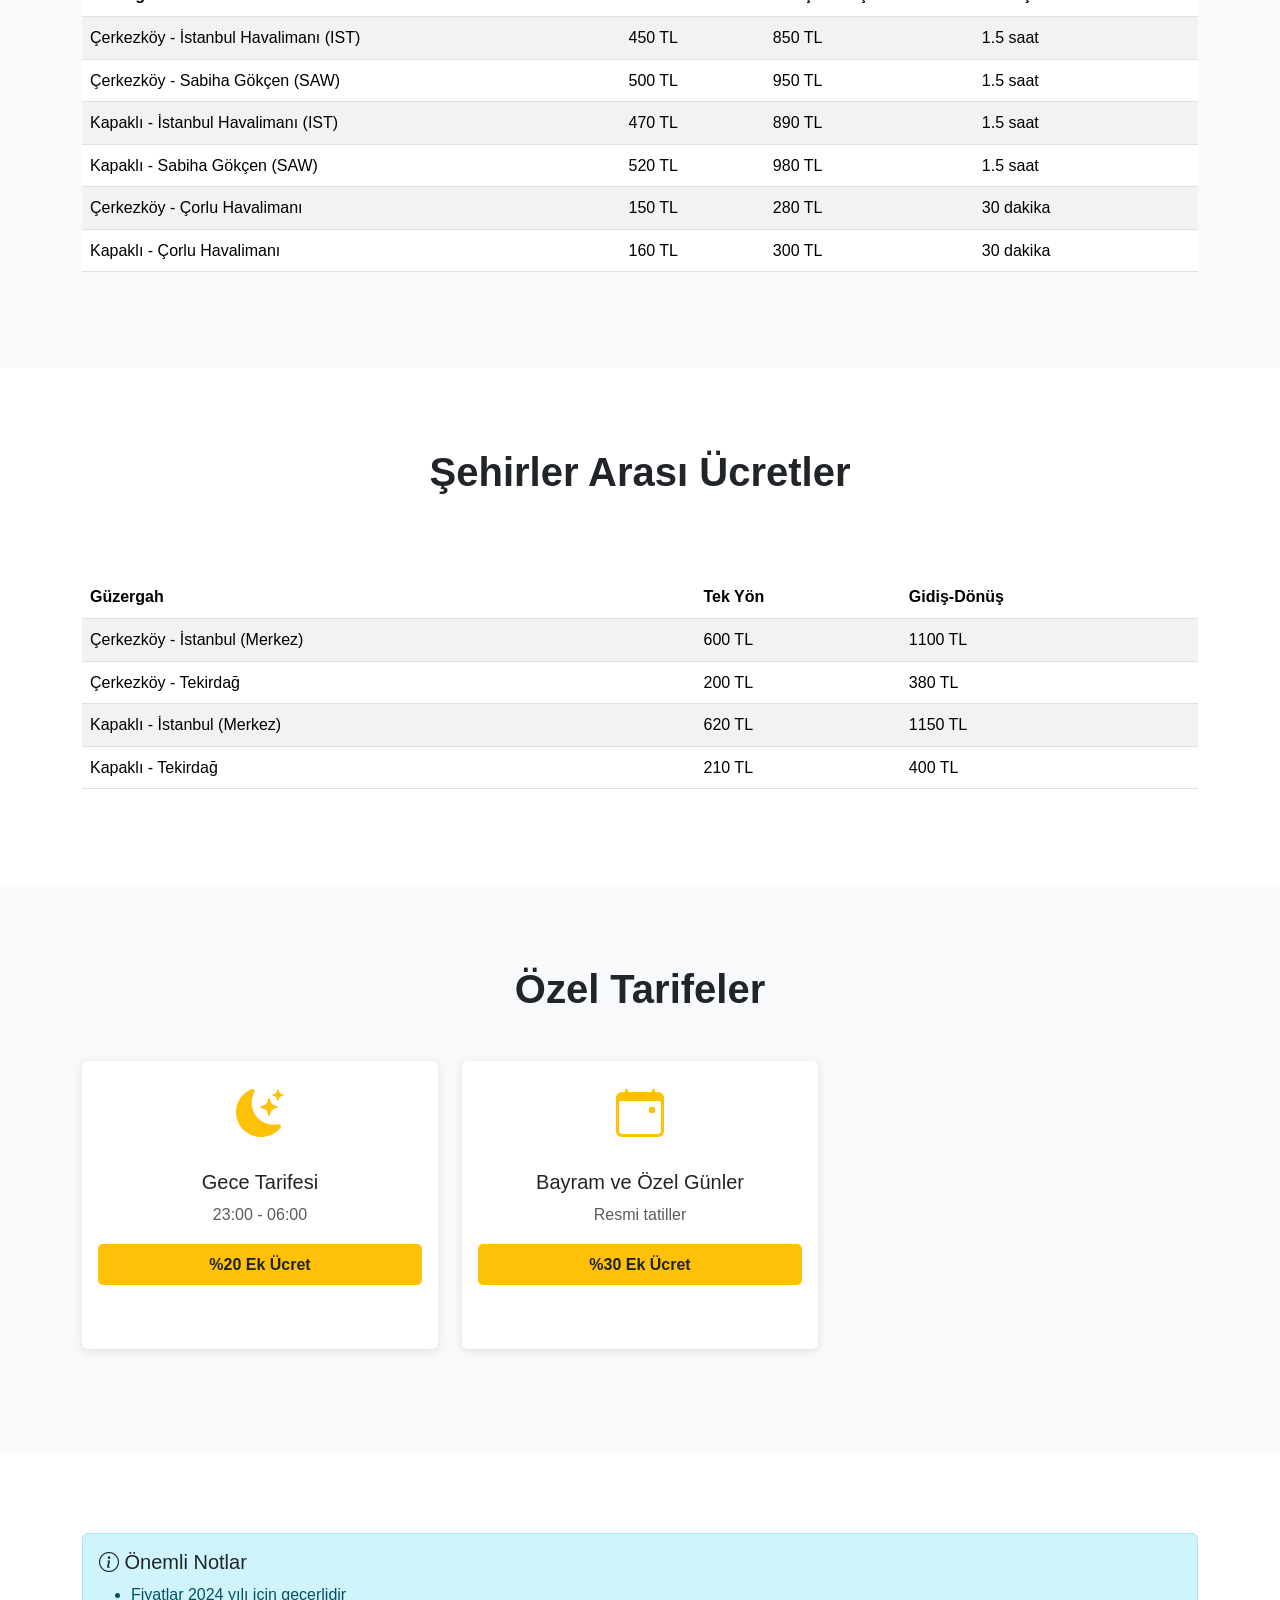
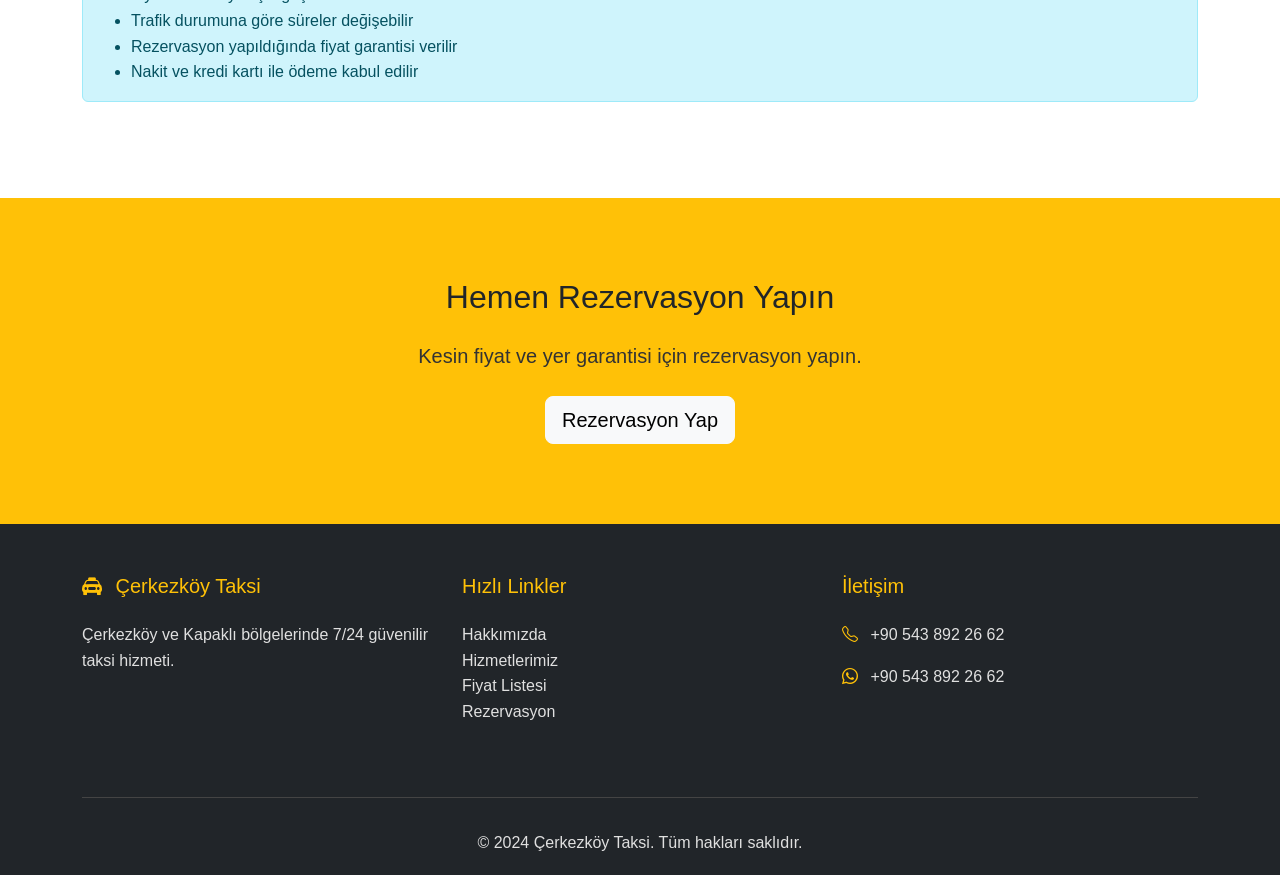
<file: html/fiyat-listesi.html>
<!DOCTYPE html>
<html lang="tr">
<head>
    <meta charset="UTF-8">
    <meta name="viewport" content="width=device-width, initial-scale=1.0">
    <meta name="description" content="Çerkezköy Taksi fiyat listesi. Şehir içi, havalimanı transferi ve şehirler arası taksi ücretleri. 2024 güncel fiyatlar.">
    <meta name="keywords" content="çerkezköy taksi fiyatları, taksi ücretleri, havalimanı transfer fiyatları">
    <title>Fiyat Listesi | Çerkezköy Taksi Ücretleri 2024</title>
    <link href="https://cdn.jsdelivr.net/npm/bootstrap@5.3.2/dist/css/bootstrap.min.css" rel="stylesheet">
    <link rel="stylesheet" href="https://cdn.jsdelivr.net/npm/bootstrap-icons@1.11.1/font/bootstrap-icons.css">
    <link rel="stylesheet" href="../css/style.css">
</head>
<body>
    <!-- Navbar -->
    <nav class="navbar navbar-expand-lg navbar-light bg-white fixed-top">
        <div class="container">
            <a class="navbar-brand text-primary-custom" href="index.html">
                <i class="bi bi-taxi-front-fill"></i> Çerkezköy Bağlık Taksi
            </a>
            <button class="navbar-toggler" type="button" data-bs-toggle="collapse" data-bs-target="#navbarNav">
                <span class="navbar-toggler-icon"></span>
            </button>
            <div class="collapse navbar-collapse" id="navbarNav">
                <ul class="navbar-nav ms-auto">
                    <li class="nav-item">
                        <a class="nav-link" href="index.html">Ana Sayfa</a>
                    </li>
                    <li class="nav-item">
                        <a class="nav-link" href="hakkimizda.html">Hakkımızda</a>
                    </li>
                    <li class="nav-item">
                        <a class="nav-link" href="hizmetlerimiz.html">Hizmetlerimiz</a>
                    </li>
                    <li class="nav-item">
                        <a class="nav-link" href="blog.html">Blog</a>
                    </li>
                    <li class="nav-item">
                        <a class="nav-link" href="sss.html">SSS</a>
                    </li>
                    <li class="nav-item">
                        <a class="nav-link" href="iletisim.html">İletişim</a>
                    </li>
                    <li class="nav-item">
                        <a class="nav-link btn btn-primary text-dark ms-2" href="tel:+905438922662">
                            <i class="bi bi-telephone"></i> Hemen Ara
                        </a>
                    </li>
                </ul>
            </div>
        </div>
    </nav>

    <!-- Breadcrumb -->
    <nav aria-label="breadcrumb" class="bg-light" style="margin-top: 76px; padding: 1rem 0;">
        <div class="container">
            <ol class="breadcrumb mb-0">
                <li class="breadcrumb-item"><a href="index.html">Ana Sayfa</a></li>
                <li class="breadcrumb-item active">Fiyat Listesi</li>
            </ol>
        </div>
    </nav>

    <!-- Page Header -->
    <section class="section-padding bg-primary-custom text-white">
        <div class="container">
            <h1 class="display-4 text-center">Fiyat Listesi</h1>
            <p class="lead text-center">2024 Güncel Fiyatlarımız</p>
        </div>
    </section>

    <!-- Price Calculator -->
    <section class="section-padding bg-light">
        <div class="container">
            <div class="card shadow">
                <div class="card-body p-4">
                    <h3 class="mb-4"><i class="bi bi-calculator"></i> Fiyat Hesaplayıcı</h3>
                    <div class="row">
                        <div class="col-md-4 mb-3">
                            <label for="serviceType" class="form-label">Hizmet Tipi</label>
                            <select class="form-select" id="serviceType">
                                <option value="city">Şehir İçi</option>
                                <option value="airport">Havalimanı Transferi</option>
                            </select>
                        </div>
                        <div class="col-md-4 mb-3">
                            <label for="distance" class="form-label">Mesafe (km)</label>
                            <input type="number" class="form-control" id="distance" placeholder="Örn: 10" min="0">
                        </div>
                        <div class="col-md-4 mb-3 d-flex align-items-end">
                            <div>
                                <strong>Tahmini Fiyat:</strong>
                                <div class="price-highlight mt-2" id="estimatedPrice">0 TL</div>
                            </div>
                        </div>
                    </div>
                    <p class="text-muted small mt-3"><i class="bi bi-info-circle"></i> Bu hesaplama tahmini bir fiyattır. Kesin fiyat için rezervasyon yapın.</p>
                </div>
            </div>
        </div>
    </section>

    <!-- Şehir İçi Fiyatlar -->
    <section class="section-padding">
        <div class="container">
            <h2 class="section-title">Şehir İçi Taksi Ücretleri</h2>
            <div class="table-responsive">
                <table class="table table-striped table-hover">
                    <thead>
                        <tr>
                            <th>Bölge</th>
                            <th>Açılış Ücreti</th>
                            <th>Kilometre Başı</th>
                            <th>Bekleme (Dakika)</th>
                        </tr>
                    </thead>
                    <tbody>
                        <tr>
                            <td>Çerkezköy İçi</td>
                            <td>25 TL</td>
                            <td>8 TL</td>
                            <td>2 TL</td>
                        </tr>
                        <tr>
                            <td>Kapaklı İçi</td>
                            <td>25 TL</td>
                            <td>8 TL</td>
                            <td>2 TL</td>
                        </tr>
                        <tr>
                            <td>Çerkezköy - Kapaklı Arası</td>
                            <td colspan="3"><strong>Sabit Ücret: 80 TL</strong> (Yaklaşık 15-20 dakika)</td>
                        </tr>
                    </tbody>
                </table>
            </div>
        </div>
    </section>

    <!-- Havalimanı Transfer Fiyatları -->
    <section class="section-padding bg-light">
        <div class="container">
            <h2 class="section-title">Havalimanı Transfer Ücretleri</h2>
            <div class="table-responsive">
                <table class="table table-striped table-hover">
                    <thead>
                        <tr>
                            <th>Güzergah</th>
                            <th>Tek Yön</th>
                            <th>Gidiş-Dönüş</th>
                            <th>Yaklaşık Süre</th>
                        </tr>
                    </thead>
                    <tbody>
                        <tr>
                            <td>Çerkezköy - İstanbul Havalimanı (IST)</td>
                            <td>450 TL</td>
                            <td>850 TL</td>
                            <td>1.5 saat</td>
                        </tr>
                        <tr>
                            <td>Çerkezköy - Sabiha Gökçen (SAW)</td>
                            <td>500 TL</td>
                            <td>950 TL</td>
                            <td>1.5 saat</td>
                        </tr>
                        <tr>
                            <td>Kapaklı - İstanbul Havalimanı (IST)</td>
                            <td>470 TL</td>
                            <td>890 TL</td>
                            <td>1.5 saat</td>
                        </tr>
                        <tr>
                            <td>Kapaklı - Sabiha Gökçen (SAW)</td>
                            <td>520 TL</td>
                            <td>980 TL</td>
                            <td>1.5 saat</td>
                        </tr>
                        <tr>
                            <td>Çerkezköy - Çorlu Havalimanı</td>
                            <td>150 TL</td>
                            <td>280 TL</td>
                            <td>30 dakika</td>
                        </tr>
                        <tr>
                            <td>Kapaklı - Çorlu Havalimanı</td>
                            <td>160 TL</td>
                            <td>300 TL</td>
                            <td>30 dakika</td>
                        </tr>
                    </tbody>
                </table>
            </div>
        </div>
    </section>

    <!-- Şehirler Arası Fiyatlar -->
    <section class="section-padding">
        <div class="container">
            <h2 class="section-title">Şehirler Arası Ücretler</h2>
            <div class="table-responsive">
                <table class="table table-striped table-hover">
                    <thead>
                        <tr>
                            <th>Güzergah</th>
                            <th>Tek Yön</th>
                            <th>Gidiş-Dönüş</th>
                        </tr>
                    </thead>
                    <tbody>
                        <tr>
                            <td>Çerkezköy - İstanbul (Merkez)</td>
                            <td>600 TL</td>
                            <td>1100 TL</td>
                        </tr>
                        <tr>
                            <td>Çerkezköy - Tekirdağ</td>
                            <td>200 TL</td>
                            <td>380 TL</td>
                        </tr>
                        <tr>
                            <td>Kapaklı - İstanbul (Merkez)</td>
                            <td>620 TL</td>
                            <td>1150 TL</td>
                        </tr>
                        <tr>
                            <td>Kapaklı - Tekirdağ</td>
                            <td>210 TL</td>
                            <td>400 TL</td>
                        </tr>
                    </tbody>
                </table>
            </div>
        </div>
    </section>

    <!-- Özel Tarifeler -->
    <section class="section-padding bg-light">
        <div class="container">
            <h2 class="section-title">Özel Tarifeler</h2>
            <div class="row">
                <div class="col-md-4 mb-4">
                    <div class="card h-100">
                        <div class="card-body text-center">
                            <i class="bi bi-moon-stars-fill" style="font-size: 3rem; color: var(--primary-color);"></i>
                            <h5 class="mt-3">Gece Tarifesi</h5>
                            <p class="text-muted">23:00 - 06:00</p>
                            <p class="price-highlight">%20 Ek Ücret</p>
                        </div>
                    </div>
                </div>
                <div class="col-md-4 mb-4">
                    <div class="card h-100">
                        <div class="card-body text-center">
                            <i class="bi bi-calendar-event" style="font-size: 3rem; color: var(--primary-color);"></i>
                            <h5 class="mt-3">Bayram ve Özel Günler</h5>
                            <p class="text-muted">Resmi tatiller</p>
                            <p class="price-highlight">%30 Ek Ücret</p>
                        </div>
                    </div>
                </div>
            </div>
        </div>
    </section>

    <!-- Notes -->
    <section class="section-padding">
        <div class="container">
            <div class="alert alert-info">
                <h5><i class="bi bi-info-circle"></i> Önemli Notlar</h5>
                <ul class="mb-0">
                    <li>Fiyatlar 2024 yılı için geçerlidir</li>
                    <li>Trafik durumuna göre süreler değişebilir</li>
                    <li>Rezervasyon yapıldığında fiyat garantisi verilir</li>
                    <li>Nakit ve kredi kartı ile ödeme kabul edilir</li>
                </ul>
            </div>
        </div>
    </section>

    <!-- CTA Section -->
    <section class="section-padding bg-primary-custom text-white">
        <div class="container text-center">
            <h2 class="mb-4">Hemen Rezervasyon Yapın</h2>
            <p class="lead mb-4">Kesin fiyat ve yer garantisi için rezervasyon yapın.</p>
            <a href="rezervasyon.html" class="btn btn-light btn-lg">Rezervasyon Yap</a>
        </div>
    </section>

    <!-- Footer -->
    <footer class="footer">
        <div class="container">
            <div class="row">
                <div class="col-md-4 mb-4">
                    <h5><i class="bi bi-taxi-front-fill"></i> Çerkezköy Taksi</h5>
                    <p>Çerkezköy ve Kapaklı bölgelerinde 7/24 güvenilir taksi hizmeti.</p>
                </div>
                <div class="col-md-4 mb-4">
                    <h5>Hızlı Linkler</h5>
                    <ul class="list-unstyled">
                        <li><a href="hakkimizda.html">Hakkımızda</a></li>
                        <li><a href="hizmetlerimiz.html">Hizmetlerimiz</a></li>
                        <li><a href="fiyat-listesi.html">Fiyat Listesi</a></li>
                        <li><a href="rezervasyon.html">Rezervasyon</a></li>
                    </ul>
                </div>
                <div class="col-md-4 mb-4">
                    <h5>İletişim</h5>
                    <p><i class="bi bi-telephone"></i> <a href="tel:+905438922662" class="phone-link">+90 543 892 26 62</a></p>
                    <p><i class="bi bi-whatsapp"></i> <a href="#" class="whatsapp-link" data-phone="905438922662">+90 543 892 26 62</a></p>
                </div>
            </div>
            <div class="footer-bottom">
                <p>&copy; 2024 Çerkezköy Taksi. Tüm hakları saklıdır.</p>
            </div>
        </div>
    </footer>

    <!-- Floating Buttons -->
    <div class="floating-buttons">
        <a href="#" class="floating-btn whatsapp whatsapp-link" data-phone="905438922662"><i class="bi bi-whatsapp" style="font-size: 1.5rem;"></i></a>
        <a href="tel:+905438922662" class="floating-btn phone phone-link"><i class="bi bi-telephone" style="font-size: 1.5rem;"></i></a>
    </div>

    <script src="https://cdn.jsdelivr.net/npm/bootstrap@5.3.2/dist/js/bootstrap.bundle.min.js"></script>
    <script src="../js/main.js"></script>
</body>
</html>
</file>
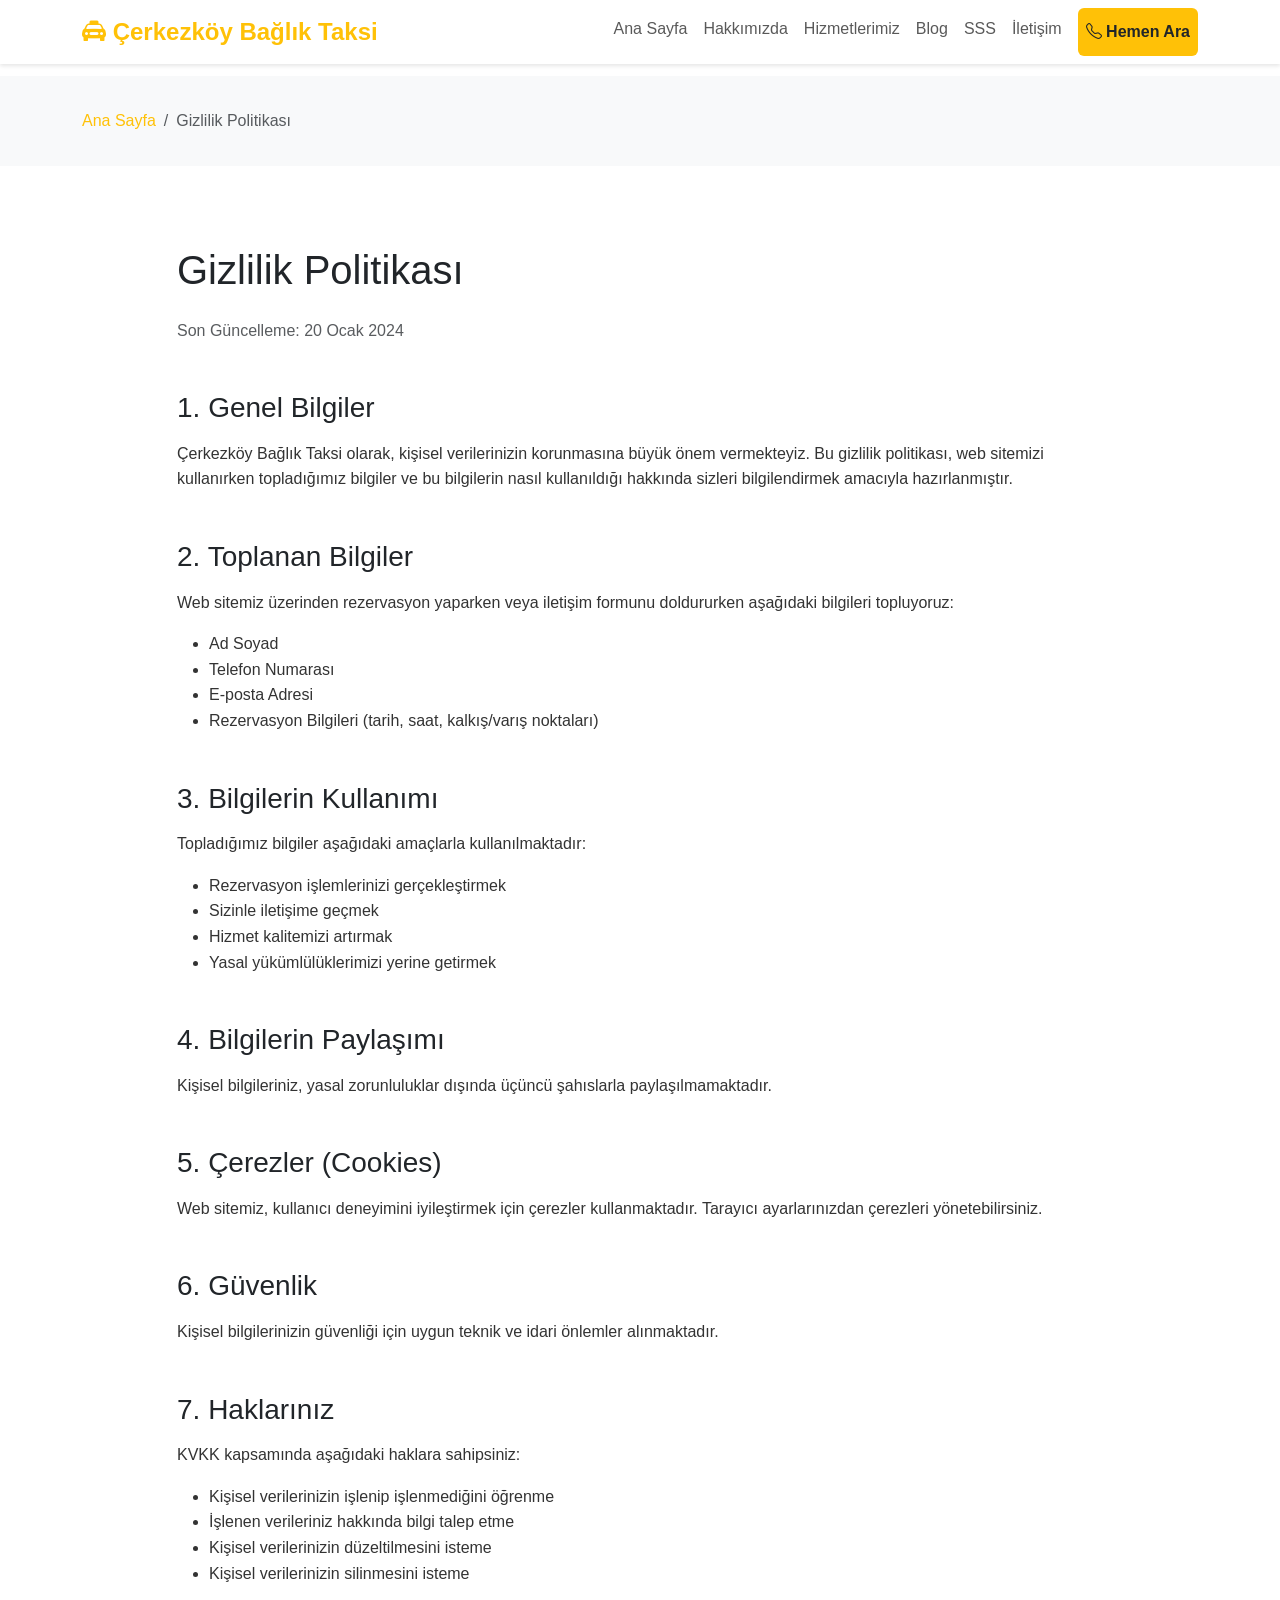
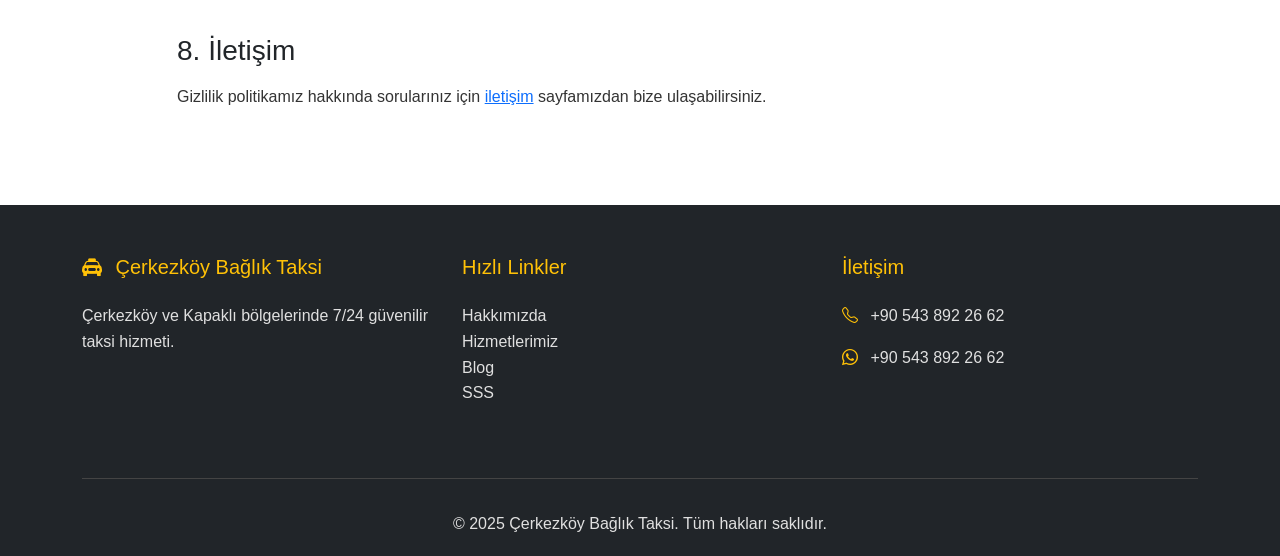
<file: html/gizlilik-politikasi.html>
<!DOCTYPE html>
<html lang="tr">
<head>
    <meta charset="UTF-8">
    <meta name="viewport" content="width=device-width, initial-scale=1.0">
    <meta name="description" content="Çerkezköy Bağlık Taksi gizlilik politikası. Kişisel verilerin korunması ve KVKK uyumlu politika.">
    <title>Gizlilik Politikası | Çerkezköy Bağlık Taksi</title>
    <link href="https://cdn.jsdelivr.net/npm/bootstrap@5.3.2/dist/css/bootstrap.min.css" rel="stylesheet">
    <link rel="stylesheet" href="https://cdn.jsdelivr.net/npm/bootstrap-icons@1.11.1/font/bootstrap-icons.css">
    <link rel="stylesheet" href="../css/style.css">
</head>
<body>
    <!-- Navbar -->
    <nav class="navbar navbar-expand-lg navbar-light bg-white fixed-top">
        <div class="container">
            <a class="navbar-brand text-primary-custom" href="index.html">
                <i class="bi bi-taxi-front-fill"></i> Çerkezköy Bağlık Taksi
            </a>
            <button class="navbar-toggler" type="button" data-bs-toggle="collapse" data-bs-target="#navbarNav">
                <span class="navbar-toggler-icon"></span>
            </button>
            <div class="collapse navbar-collapse" id="navbarNav">
                <ul class="navbar-nav ms-auto">
                    <li class="nav-item">
                        <a class="nav-link" href="index.html">Ana Sayfa</a>
                    </li>
                    <li class="nav-item">
                        <a class="nav-link" href="hakkimizda.html">Hakkımızda</a>
                    </li>
                    <li class="nav-item">
                        <a class="nav-link" href="hizmetlerimiz.html">Hizmetlerimiz</a>
                    </li>
                    <li class="nav-item">
                        <a class="nav-link" href="blog.html">Blog</a>
                    </li>
                    <li class="nav-item">
                        <a class="nav-link" href="sss.html">SSS</a>
                    </li>
                    <li class="nav-item">
                        <a class="nav-link" href="iletisim.html">İletişim</a>
                    </li>
                    <li class="nav-item">
                        <a class="nav-link btn btn-primary text-dark ms-2" href="tel:+905438922662">
                            <i class="bi bi-telephone"></i> Hemen Ara
                        </a>
                    </li>
                </ul>
            </div>
        </div>
    </nav>

    <!-- Breadcrumb -->
    <nav aria-label="breadcrumb" class="bg-light" style="margin-top: 76px; padding: 1rem 0;">
        <div class="container">
            <ol class="breadcrumb mb-0">
                <li class="breadcrumb-item"><a href="index.html">Ana Sayfa</a></li>
                <li class="breadcrumb-item active">Gizlilik Politikası</li>
            </ol>
        </div>
    </nav>

    <!-- Page Content -->
    <section class="section-padding">
        <div class="container">
            <div class="row">
                <div class="col-lg-10 mx-auto">
                    <h1 class="mb-4">Gizlilik Politikası</h1>
                    <p class="text-muted">Son Güncelleme: 20 Ocak 2024</p>
                    
                    <h3 class="mt-5 mb-3">1. Genel Bilgiler</h3>
                    <p>Çerkezköy Bağlık Taksi olarak, kişisel verilerinizin korunmasına büyük önem vermekteyiz. Bu gizlilik politikası, web sitemizi kullanırken topladığımız bilgiler ve bu bilgilerin nasıl kullanıldığı hakkında sizleri bilgilendirmek amacıyla hazırlanmıştır.</p>
                    
                    <h3 class="mt-5 mb-3">2. Toplanan Bilgiler</h3>
                    <p>Web sitemiz üzerinden rezervasyon yaparken veya iletişim formunu doldururken aşağıdaki bilgileri topluyoruz:</p>
                    <ul>
                        <li>Ad Soyad</li>
                        <li>Telefon Numarası</li>
                        <li>E-posta Adresi</li>
                        <li>Rezervasyon Bilgileri (tarih, saat, kalkış/varış noktaları)</li>
                    </ul>
                    
                    <h3 class="mt-5 mb-3">3. Bilgilerin Kullanımı</h3>
                    <p>Topladığımız bilgiler aşağıdaki amaçlarla kullanılmaktadır:</p>
                    <ul>
                        <li>Rezervasyon işlemlerinizi gerçekleştirmek</li>
                        <li>Sizinle iletişime geçmek</li>
                        <li>Hizmet kalitemizi artırmak</li>
                        <li>Yasal yükümlülüklerimizi yerine getirmek</li>
                    </ul>
                    
                    <h3 class="mt-5 mb-3">4. Bilgilerin Paylaşımı</h3>
                    <p>Kişisel bilgileriniz, yasal zorunluluklar dışında üçüncü şahıslarla paylaşılmamaktadır.</p>
                    
                    <h3 class="mt-5 mb-3">5. Çerezler (Cookies)</h3>
                    <p>Web sitemiz, kullanıcı deneyimini iyileştirmek için çerezler kullanmaktadır. Tarayıcı ayarlarınızdan çerezleri yönetebilirsiniz.</p>
                    
                    <h3 class="mt-5 mb-3">6. Güvenlik</h3>
                    <p>Kişisel bilgilerinizin güvenliği için uygun teknik ve idari önlemler alınmaktadır.</p>
                    
                    <h3 class="mt-5 mb-3">7. Haklarınız</h3>
                    <p>KVKK kapsamında aşağıdaki haklara sahipsiniz:</p>
                    <ul>
                        <li>Kişisel verilerinizin işlenip işlenmediğini öğrenme</li>
                        <li>İşlenen verileriniz hakkında bilgi talep etme</li>
                        <li>Kişisel verilerinizin düzeltilmesini isteme</li>
                        <li>Kişisel verilerinizin silinmesini isteme</li>
                    </ul>
                    
                    <h3 class="mt-5 mb-3">8. İletişim</h3>
                    <p>Gizlilik politikamız hakkında sorularınız için <a href="iletisim.html">iletişim</a> sayfamızdan bize ulaşabilirsiniz.</p>
                </div>
            </div>
        </div>
    </section>

    <!-- Footer -->
    <footer class="footer">
        <div class="container">
            <div class="row">
                <div class="col-md-4 mb-4">
                    <h5><i class="bi bi-taxi-front-fill"></i> Çerkezköy Bağlık Taksi</h5>
                    <p>Çerkezköy ve Kapaklı bölgelerinde 7/24 güvenilir taksi hizmeti.</p>
                </div>
                <div class="col-md-4 mb-4">
                    <h5>Hızlı Linkler</h5>
                    <ul class="list-unstyled">
                        <li><a href="hakkimizda.html">Hakkımızda</a></li>
                        <li><a href="hizmetlerimiz.html">Hizmetlerimiz</a></li>
                        <li><a href="blog.html">Blog</a></li>
                        <li><a href="sss.html">SSS</a></li>
                    </ul>
                </div>
                <div class="col-md-4 mb-4">
                    <h5>İletişim</h5>
                    <p><i class="bi bi-telephone"></i> <a href="tel:+905438922662" class="phone-link">+90 543 892 26 62</a></p>
                    <p><i class="bi bi-whatsapp"></i> <a href="#" class="whatsapp-link" data-phone="905438922662">+90 543 892 26 62</a></p>
                </div>
            </div>
            <div class="footer-bottom">
                <p>&copy; 2025 Çerkezköy Bağlık Taksi. Tüm hakları saklıdır.</p>
            </div>
        </div>
    </footer>

    <script src="https://cdn.jsdelivr.net/npm/bootstrap@5.3.2/dist/js/bootstrap.bundle.min.js"></script>
    <script src="../js/main.js"></script>
</body>
</html>
</file>
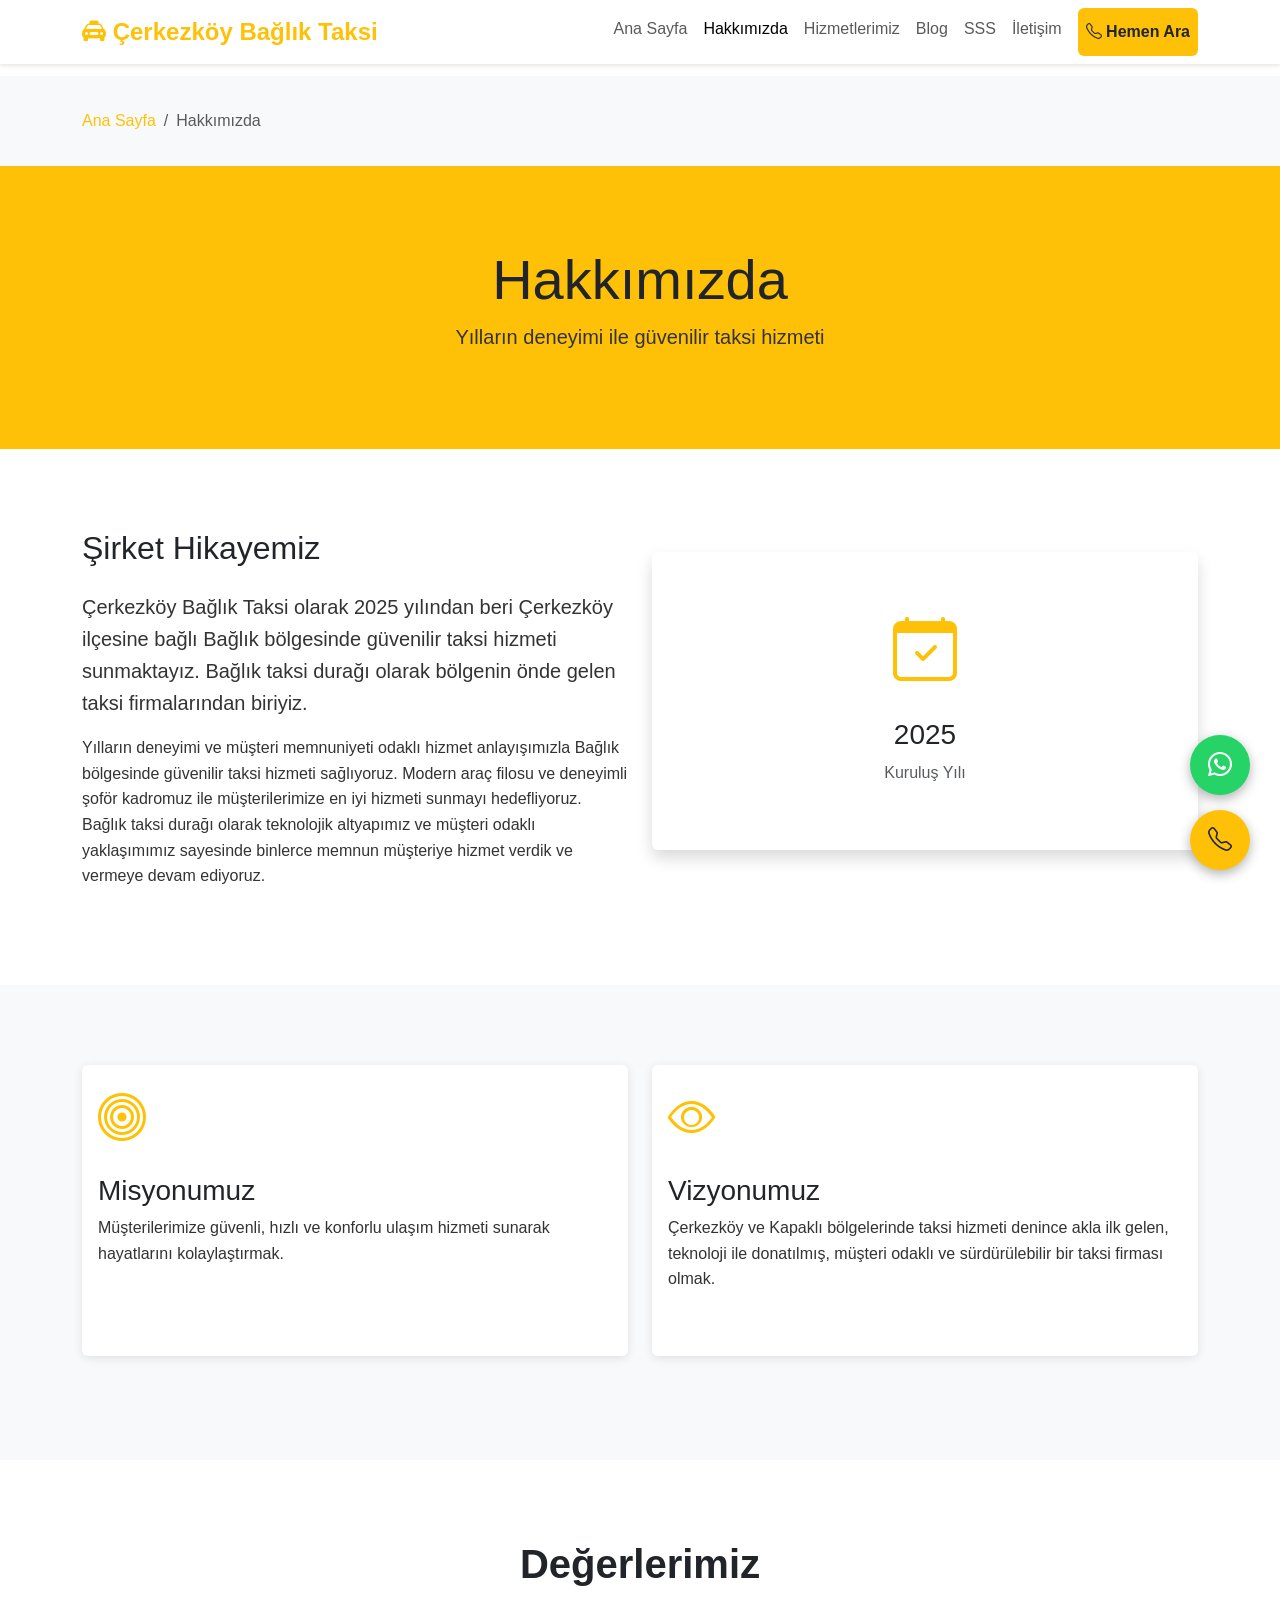
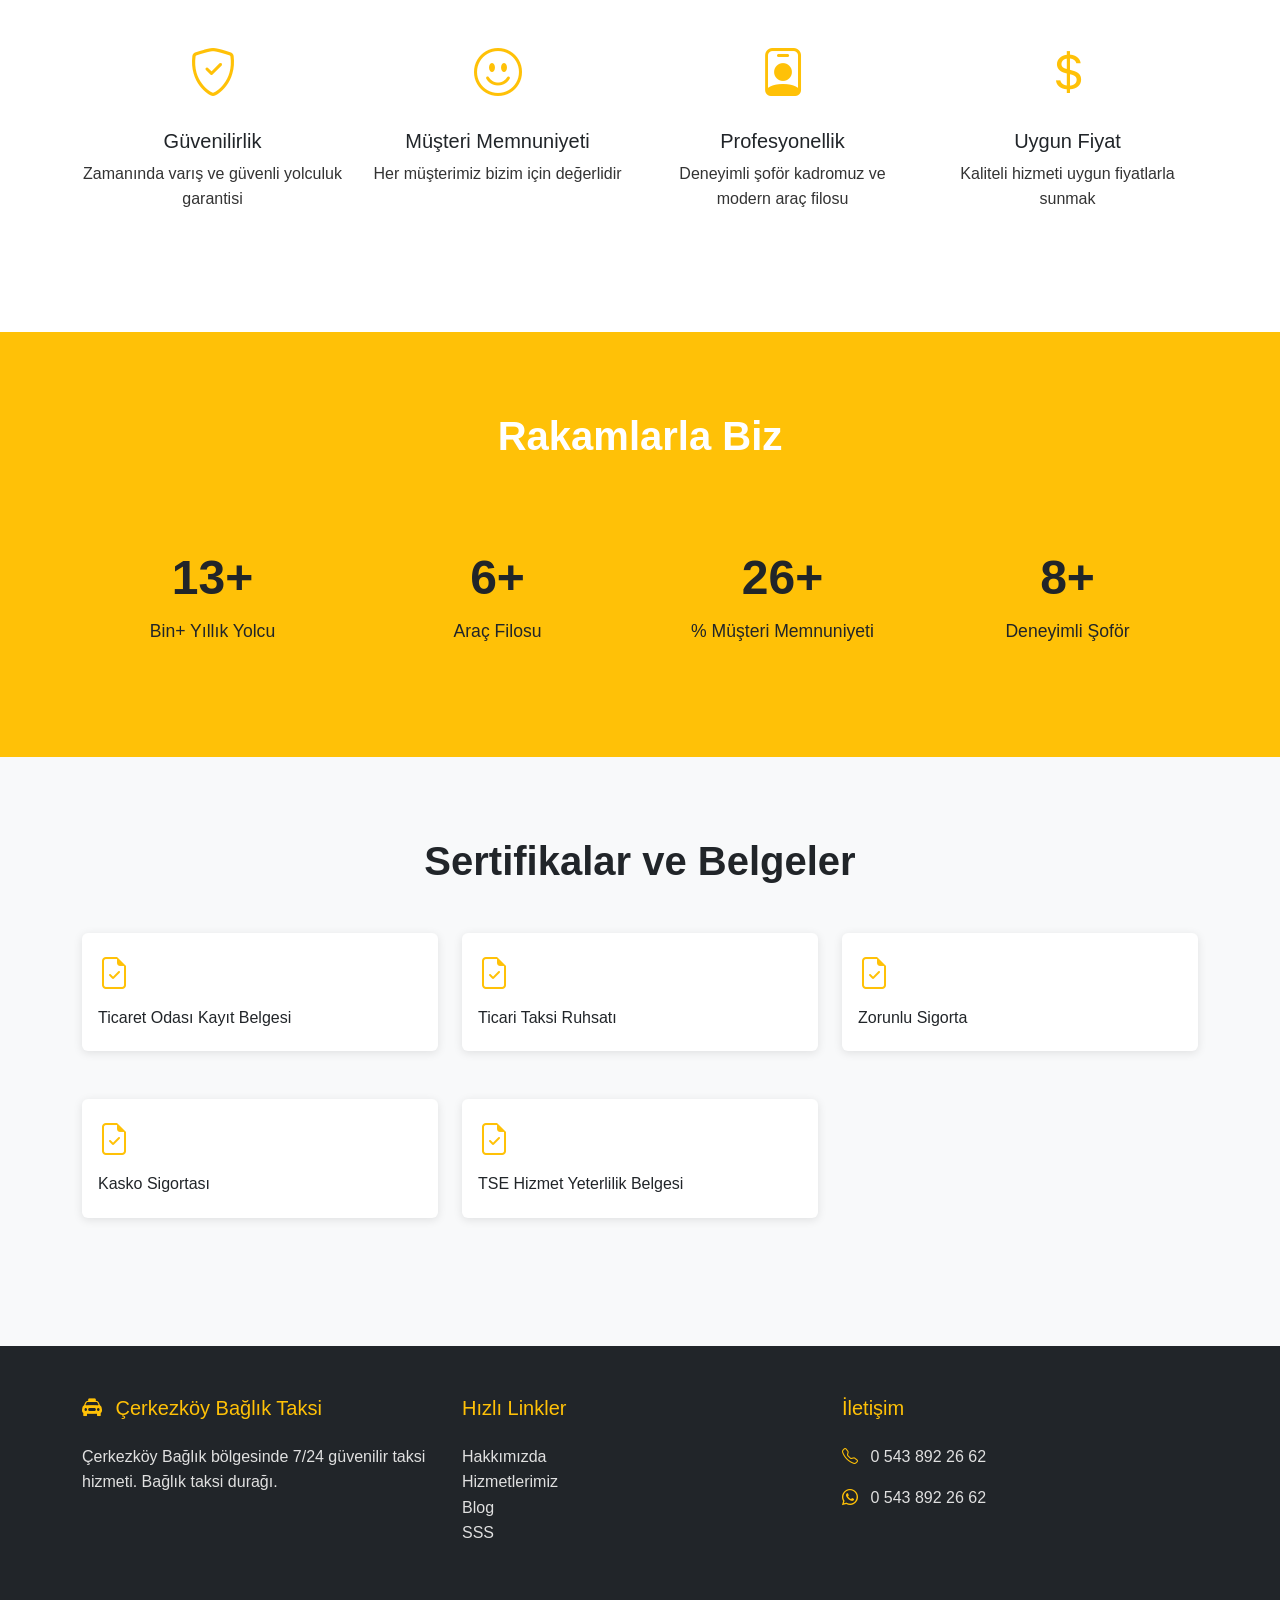
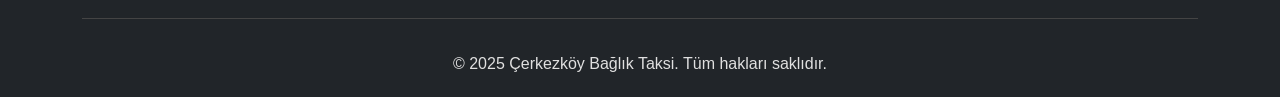
<file: html/hakkimizda.html>
<!DOCTYPE html>
<html lang="tr">
<head>
    <meta charset="UTF-8">
    <meta name="viewport" content="width=device-width, initial-scale=1.0">
    <meta name="description" content="Çerkezköy Bağlık Taksi hakkında bilgiler. 2025'dan beri Bağlık bölgesinde güvenilir taksi hizmeti sunuyoruz. Bağlık taksi durağı.">
    <meta name="keywords" content="çerkezköy bağlık taksi hakkında, bağlık taksi firması, çerkezköy bağlık taksi tarihçe, bağlık taksi durağı">
    <title>Hakkımızda | Çerkezköy Bağlık Taksi - Güvenilir Ulaşım Çözümleri</title>
    <link href="https://cdn.jsdelivr.net/npm/bootstrap@5.3.2/dist/css/bootstrap.min.css" rel="stylesheet">
    <link rel="stylesheet" href="https://cdn.jsdelivr.net/npm/bootstrap-icons@1.11.1/font/bootstrap-icons.css">
    <link rel="stylesheet" href="../css/style.css">
</head>
<body>
    <!-- Navbar -->
    <nav class="navbar navbar-expand-lg navbar-light bg-white fixed-top">
        <div class="container">
            <a class="navbar-brand text-primary-custom" href="index.html">
                <i class="bi bi-taxi-front-fill"></i> Çerkezköy Bağlık Taksi
            </a>
            <button class="navbar-toggler" type="button" data-bs-toggle="collapse" data-bs-target="#navbarNav">
                <span class="navbar-toggler-icon"></span>
            </button>
            <div class="collapse navbar-collapse" id="navbarNav">
                <ul class="navbar-nav ms-auto">
                    <li class="nav-item">
                        <a class="nav-link" href="index.html">Ana Sayfa</a>
                    </li>
                    <li class="nav-item">
                        <a class="nav-link active" href="hakkimizda.html">Hakkımızda</a>
                    </li>
                    <li class="nav-item">
                        <a class="nav-link" href="hizmetlerimiz.html">Hizmetlerimiz</a>
                    </li>
                    <li class="nav-item">
                        <a class="nav-link" href="blog.html">Blog</a>
                    </li>
                    <li class="nav-item">
                        <a class="nav-link" href="sss.html">SSS</a>
                    </li>
                    <li class="nav-item">
                        <a class="nav-link" href="iletisim.html">İletişim</a>
                    </li>
                    <li class="nav-item">
                        <a class="nav-link btn btn-primary text-dark ms-2" href="tel:+905438922662">
                            <i class="bi bi-telephone"></i> Hemen Ara
                        </a>
                    </li>
                </ul>
            </div>
        </div>
    </nav>

    <!-- Breadcrumb -->
    <nav aria-label="breadcrumb" class="bg-light" style="margin-top: 76px; padding: 1rem 0;">
        <div class="container">
            <ol class="breadcrumb mb-0">
                <li class="breadcrumb-item"><a href="index.html">Ana Sayfa</a></li>
                <li class="breadcrumb-item active">Hakkımızda</li>
            </ol>
        </div>
    </nav>

    <!-- Page Header -->
    <section class="section-padding bg-primary-custom text-white">
        <div class="container">
            <h1 class="display-4 text-center">Hakkımızda</h1>
            <p class="lead text-center">Yılların deneyimi ile güvenilir taksi hizmeti</p>
        </div>
    </section>

    <!-- Company Story -->
    <section class="section-padding">
        <div class="container">
            <div class="row align-items-center">
                <div class="col-lg-6">
                    <h2 class="mb-4">Şirket Hikayemiz</h2>
                    <div id="company-story">
                        <!-- Content will be loaded from hakkimizda.json -->
                        <div class="text-center">
                            <div class="spinner-border text-primary" role="status">
                                <span class="visually-hidden">Yükleniyor...</span>
                            </div>
                        </div>
                    </div>
                </div>
                <div class="col-lg-6">
                    <div class="card shadow">
                        <div class="card-body p-5 text-center">
                            <i class="bi bi-calendar-check" style="font-size: 4rem; color: var(--primary-color);"></i>
                            <h3 class="mt-3">2025</h3>
                            <p class="text-muted">Kuruluş Yılı</p>
                        </div>
                    </div>
                </div>
            </div>
        </div>
    </section>

    <!-- Mission & Vision -->
    <section class="section-padding bg-light">
        <div class="container">
            <div class="row">
                <div class="col-md-6 mb-4">
                    <div class="card h-100">
                        <div class="card-body">
                            <i class="bi bi-bullseye" style="font-size: 3rem; color: var(--primary-color);"></i>
                            <h3 class="mt-3">Misyonumuz</h3>
                            <p>Müşterilerimize güvenli, hızlı ve konforlu ulaşım hizmeti sunarak hayatlarını kolaylaştırmak.</p>
                        </div>
                    </div>
                </div>
                <div class="col-md-6 mb-4">
                    <div class="card h-100">
                        <div class="card-body">
                            <i class="bi bi-eye" style="font-size: 3rem; color: var(--primary-color);"></i>
                            <h3 class="mt-3">Vizyonumuz</h3>
                            <p>Çerkezköy ve Kapaklı bölgelerinde taksi hizmeti denince akla ilk gelen, teknoloji ile donatılmış, müşteri odaklı ve sürdürülebilir bir taksi firması olmak.</p>
                        </div>
                    </div>
                </div>
            </div>
        </div>
    </section>

    <!-- Values -->
    <section class="section-padding">
        <div class="container">
            <h2 class="section-title">Değerlerimiz</h2>
            <div class="row">
                <div class="col-md-6 col-lg-3 mb-4">
                    <div class="text-center">
                        <i class="bi bi-shield-check" style="font-size: 3rem; color: var(--primary-color);"></i>
                        <h5 class="mt-3">Güvenilirlik</h5>
                        <p>Zamanında varış ve güvenli yolculuk garantisi</p>
                    </div>
                </div>
                <div class="col-md-6 col-lg-3 mb-4">
                    <div class="text-center">
                        <i class="bi bi-emoji-smile" style="font-size: 3rem; color: var(--primary-color);"></i>
                        <h5 class="mt-3">Müşteri Memnuniyeti</h5>
                        <p>Her müşterimiz bizim için değerlidir</p>
                    </div>
                </div>
                <div class="col-md-6 col-lg-3 mb-4">
                    <div class="text-center">
                        <i class="bi bi-person-badge" style="font-size: 3rem; color: var(--primary-color);"></i>
                        <h5 class="mt-3">Profesyonellik</h5>
                        <p>Deneyimli şoför kadromuz ve modern araç filosu</p>
                    </div>
                </div>
                <div class="col-md-6 col-lg-3 mb-4">
                    <div class="text-center">
                        <i class="bi bi-currency-dollar" style="font-size: 3rem; color: var(--primary-color);"></i>
                        <h5 class="mt-3">Uygun Fiyat</h5>
                        <p>Kaliteli hizmeti uygun fiyatlarla sunmak</p>
                    </div>
                </div>
            </div>
        </div>
    </section>

    <!-- Statistics -->
    <section class="section-padding bg-primary-custom text-white">
        <div class="container">
            <h2 class="section-title text-white">Rakamlarla Biz</h2>
            <div class="row">
                <div class="col-md-3 col-6">
                    <div class="stat-card">
                        <span class="stat-number" data-target="50">0</span>
                        <span class="stat-label">Bin+ Yıllık Yolcu</span>
                    </div>
                </div>
                <div class="col-md-3 col-6">
                    <div class="stat-card">
                        <span class="stat-number" data-target="25">0</span>
                        <span class="stat-label">Araç Filosu</span>
                    </div>
                </div>
                <div class="col-md-3 col-6">
                    <div class="stat-card">
                        <span class="stat-number" data-target="98">0</span>
                        <span class="stat-label">% Müşteri Memnuniyeti</span>
                    </div>
                </div>
                <div class="col-md-3 col-6">
                    <div class="stat-card">
                        <span class="stat-number" data-target="30">0</span>
                        <span class="stat-label">Deneyimli Şoför</span>
                    </div>
                </div>
            </div>
        </div>
    </section>

    <!-- Certificates -->
    <section class="section-padding bg-light">
        <div class="container">
            <h2 class="section-title">Sertifikalar ve Belgeler</h2>
            <div class="row">
                <div class="col-md-6 col-lg-4 mb-3">
                    <div class="card">
                        <div class="card-body">
                            <i class="bi bi-file-earmark-check" style="font-size: 2rem; color: var(--primary-color);"></i>
                            <h6 class="mt-2">Ticaret Odası Kayıt Belgesi</h6>
                        </div>
                    </div>
                </div>
                <div class="col-md-6 col-lg-4 mb-3">
                    <div class="card">
                        <div class="card-body">
                            <i class="bi bi-file-earmark-check" style="font-size: 2rem; color: var(--primary-color);"></i>
                            <h6 class="mt-2">Ticari Taksi Ruhsatı</h6>
                        </div>
                    </div>
                </div>
                <div class="col-md-6 col-lg-4 mb-3">
                    <div class="card">
                        <div class="card-body">
                            <i class="bi bi-file-earmark-check" style="font-size: 2rem; color: var(--primary-color);"></i>
                            <h6 class="mt-2">Zorunlu Sigorta</h6>
                        </div>
                    </div>
                </div>
                <div class="col-md-6 col-lg-4 mb-3">
                    <div class="card">
                        <div class="card-body">
                            <i class="bi bi-file-earmark-check" style="font-size: 2rem; color: var(--primary-color);"></i>
                            <h6 class="mt-2">Kasko Sigortası</h6>
                        </div>
                    </div>
                </div>
                <div class="col-md-6 col-lg-4 mb-3">
                    <div class="card">
                        <div class="card-body">
                            <i class="bi bi-file-earmark-check" style="font-size: 2rem; color: var(--primary-color);"></i>
                            <h6 class="mt-2">TSE Hizmet Yeterlilik Belgesi</h6>
                        </div>
                    </div>
                </div>
            </div>
        </div>
    </section>

    <!-- Footer -->
    <footer class="footer">
        <div class="container">
            <div class="row">
                <div class="col-md-4 mb-4">
                    <h5><i class="bi bi-taxi-front-fill"></i> Çerkezköy Bağlık Taksi</h5>
                    <p>Çerkezköy Bağlık bölgesinde 7/24 güvenilir taksi hizmeti. Bağlık taksi durağı.</p>
                </div>
                <div class="col-md-4 mb-4">
                    <h5>Hızlı Linkler</h5>
                    <ul class="list-unstyled">
                        <li><a href="hakkimizda.html">Hakkımızda</a></li>
                        <li><a href="hizmetlerimiz.html">Hizmetlerimiz</a></li>
                        <li><a href="blog.html">Blog</a></li>
                        <li><a href="sss.html">SSS</a></li>
                    </ul>
                </div>
                <div class="col-md-4 mb-4">
                    <h5>İletişim</h5>
                    <p><i class="bi bi-telephone"></i> <a href="tel:+905438922662" class="phone-link">0 543 892 26 62</a></p>
                    <p><i class="bi bi-whatsapp"></i> <a href="#" class="whatsapp-link" data-phone="905438922662">0 543 892 26 62</a></p>
                </div>
            </div>
            <div class="footer-bottom">
                <p>&copy; 2025 Çerkezköy Bağlık Taksi. Tüm hakları saklıdır.</p>
            </div>
        </div>
    </footer>

    <!-- Floating Buttons -->
    <div class="floating-buttons">
        <a href="#" class="floating-btn whatsapp whatsapp-link" data-phone="905438922662"><i class="bi bi-whatsapp" style="font-size: 1.5rem;"></i></a>
        <a href="tel:+905438922662" class="floating-btn phone phone-link"><i class="bi bi-telephone" style="font-size: 1.5rem;"></i></a>
    </div>

    <script src="https://cdn.jsdelivr.net/npm/bootstrap@5.3.2/dist/js/bootstrap.bundle.min.js"></script>
    <script src="../js/main.js"></script>
    <script src="../js/data-loader.js"></script>
</body>
</html>
</file>
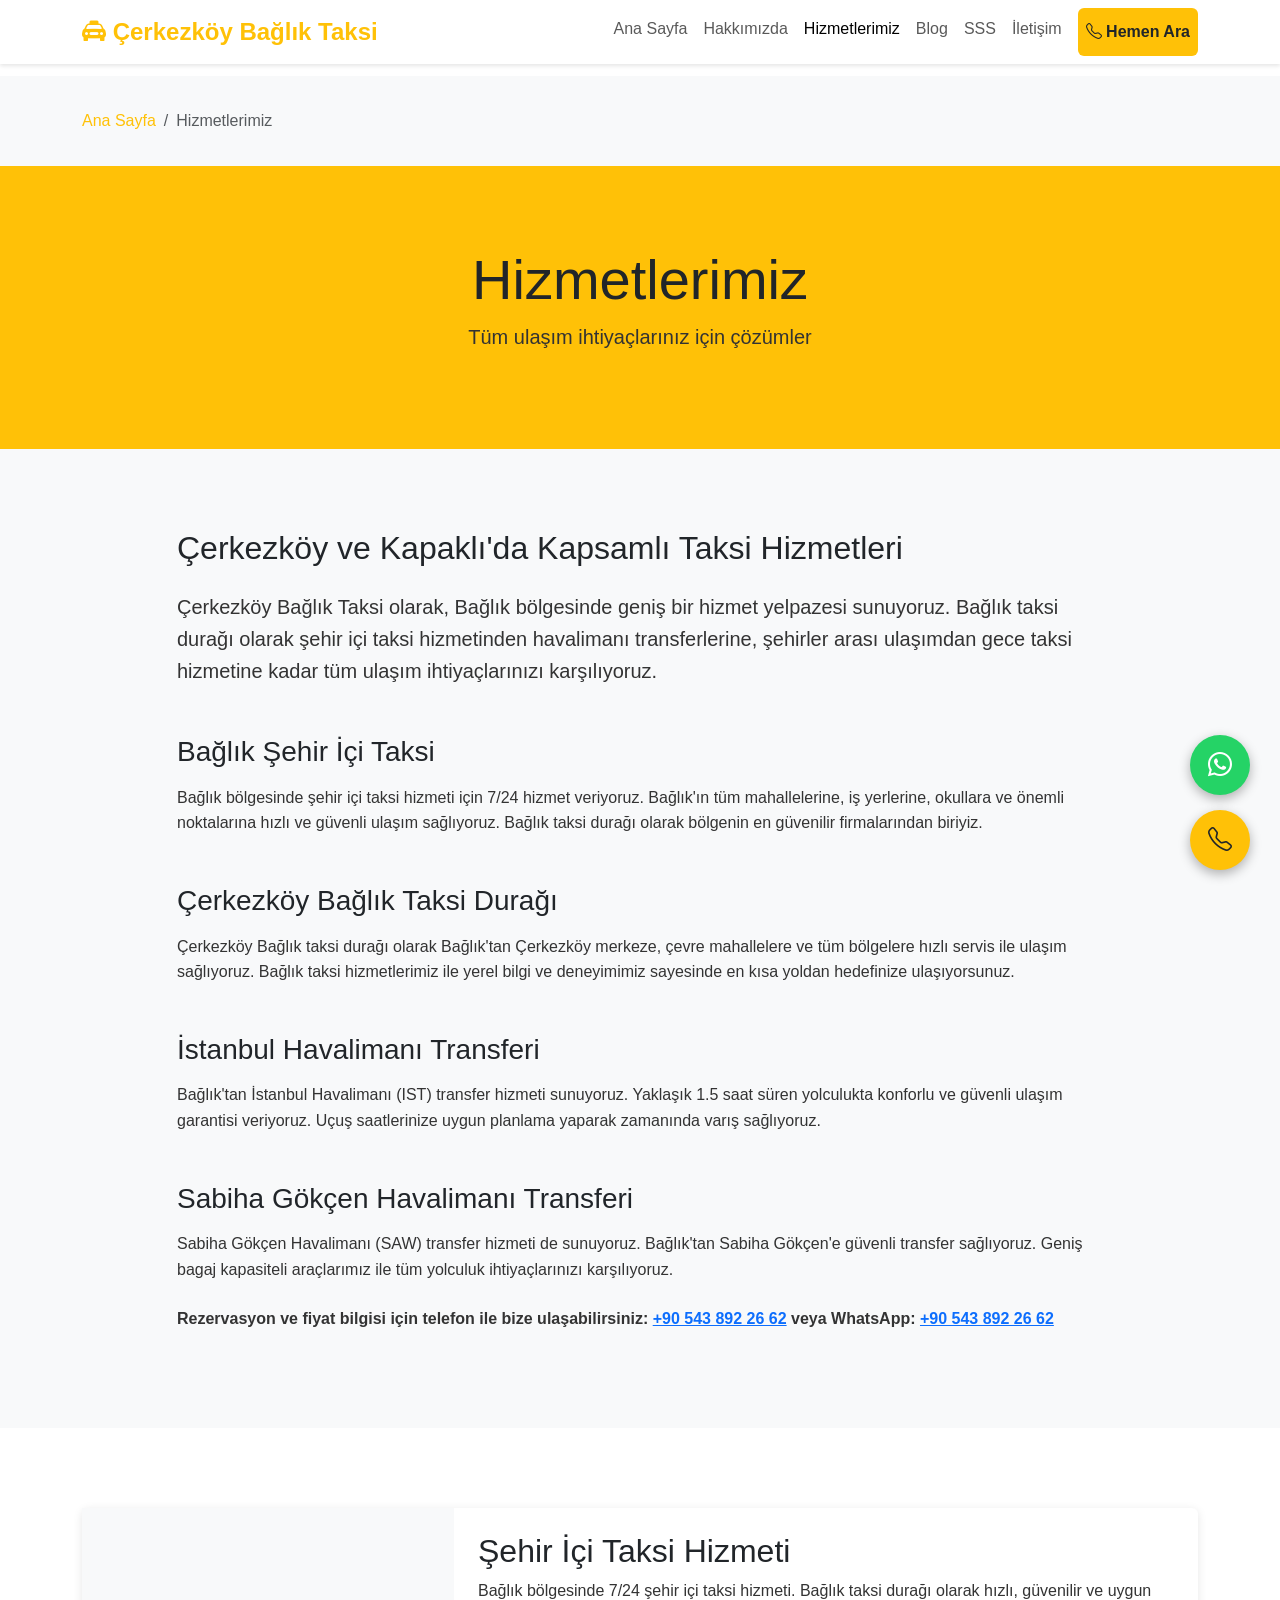
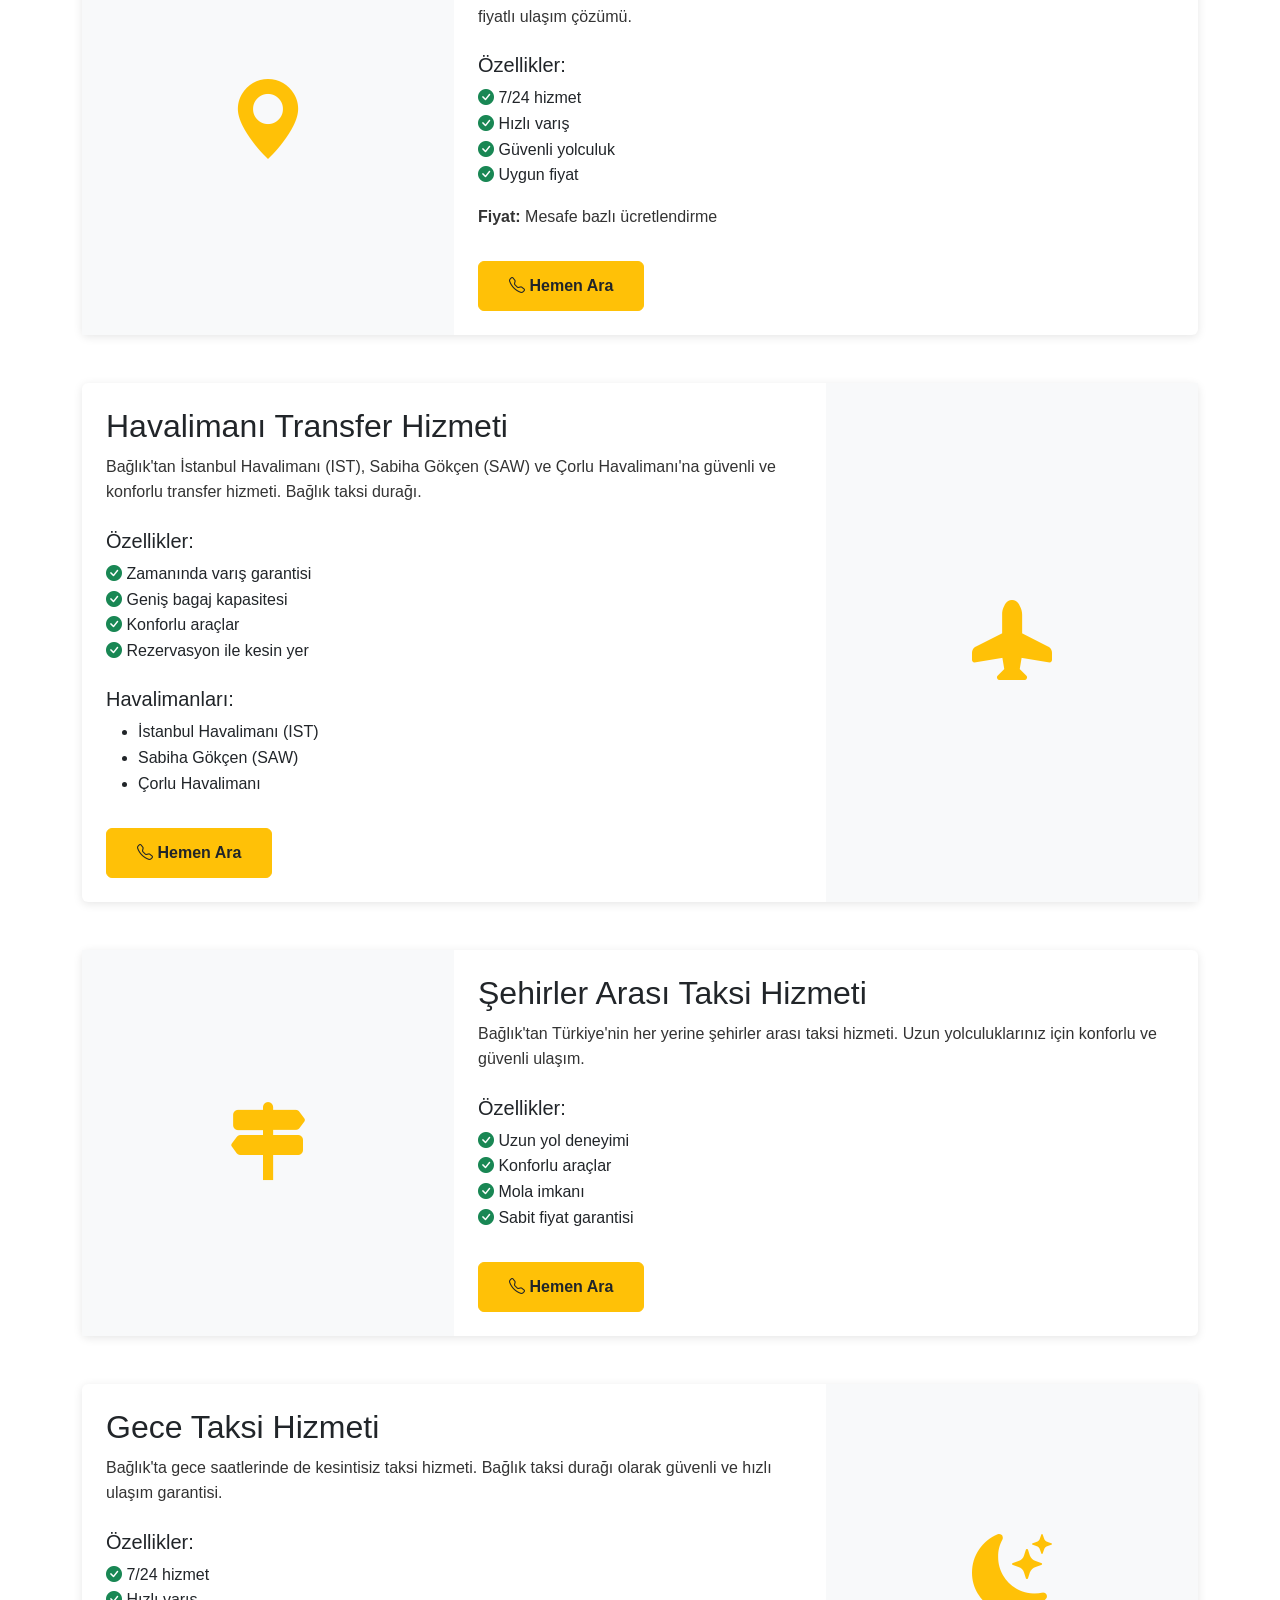
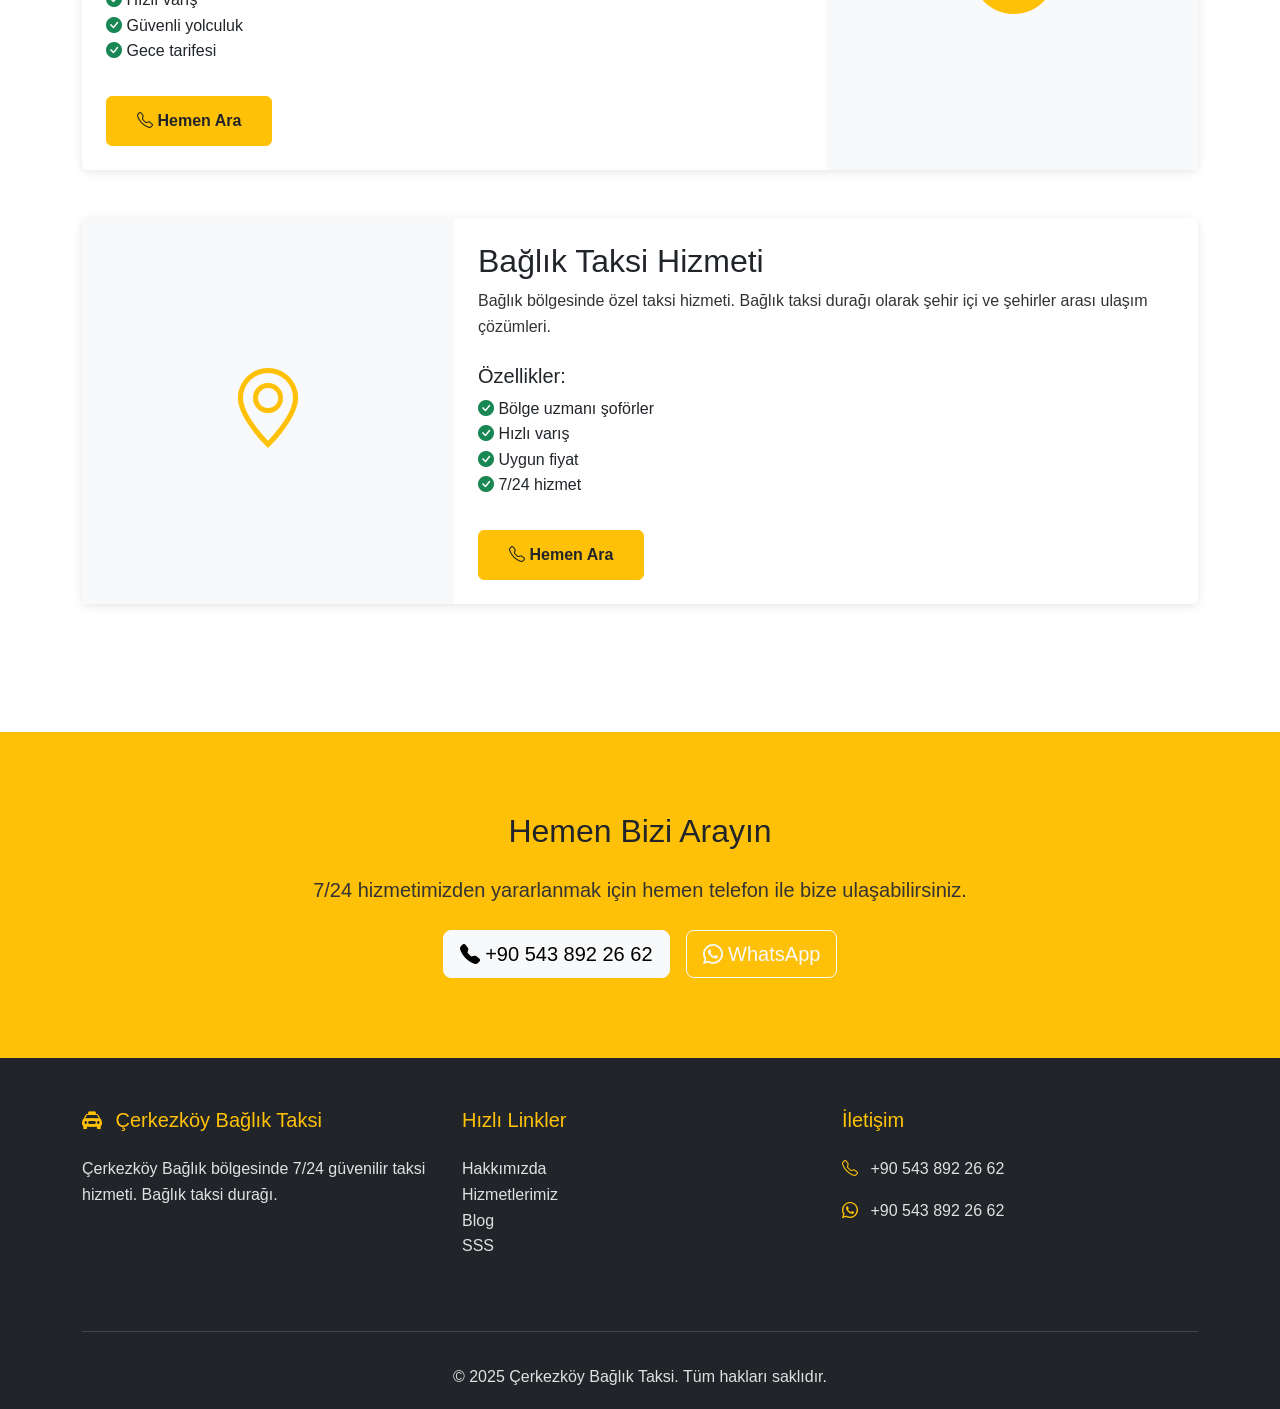
<file: html/hizmetlerimiz.html>
<!DOCTYPE html>
<html lang="tr">
<head>
    <meta charset="UTF-8">
    <meta name="viewport" content="width=device-width, initial-scale=1.0">
    <meta name="description" content="Çerkezköy Bağlık taksi hizmetleri: Şehir içi taksi, İstanbul Havalimanı transferi, Sabiha Gökçen transferi, şehirler arası taksi ve gece taksi. Bağlık taksi durağı. 7/24 hizmet. Hemen arayın!">
    <meta name="keywords" content="çerkezköy bağlık taksi hizmetleri, bağlık taksi hizmetleri, havalimanı transferi bağlık, istanbul havalimanı transfer bağlık, sabiha gökçen transfer bağlık, şehir içi taksi bağlık, bağlık taksi telefon, çerkezköy bağlık taksi durağı">
    <title>Hizmetlerimiz | Çerkezköy Bağlık Taksi - Tüm Taksi Hizmetleri</title>
    <link href="https://cdn.jsdelivr.net/npm/bootstrap@5.3.2/dist/css/bootstrap.min.css" rel="stylesheet">
    <link rel="stylesheet" href="https://cdn.jsdelivr.net/npm/bootstrap-icons@1.11.1/font/bootstrap-icons.css">
    <link rel="stylesheet" href="../css/style.css">
</head>
<body>
    <!-- Navbar -->
    <nav class="navbar navbar-expand-lg navbar-light bg-white fixed-top">
        <div class="container">
            <a class="navbar-brand text-primary-custom" href="index.html">
                <i class="bi bi-taxi-front-fill"></i> Çerkezköy Bağlık Taksi
            </a>
            <button class="navbar-toggler" type="button" data-bs-toggle="collapse" data-bs-target="#navbarNav">
                <span class="navbar-toggler-icon"></span>
            </button>
            <div class="collapse navbar-collapse" id="navbarNav">
                <ul class="navbar-nav ms-auto">
                    <li class="nav-item">
                        <a class="nav-link" href="index.html">Ana Sayfa</a>
                    </li>
                    <li class="nav-item">
                        <a class="nav-link" href="hakkimizda.html">Hakkımızda</a>
                    </li>
                    <li class="nav-item">
                        <a class="nav-link active" href="hizmetlerimiz.html">Hizmetlerimiz</a>
                    </li>
                    <li class="nav-item">
                        <a class="nav-link" href="blog.html">Blog</a>
                    </li>
                    <li class="nav-item">
                        <a class="nav-link" href="sss.html">SSS</a>
                    </li>
                    <li class="nav-item">
                        <a class="nav-link" href="iletisim.html">İletişim</a>
                    </li>
                    <li class="nav-item">
                        <a class="nav-link btn btn-primary text-dark ms-2" href="tel:+905438922662">
                            <i class="bi bi-telephone"></i> Hemen Ara
                        </a>
                    </li>
                </ul>
            </div>
        </div>
    </nav>

    <!-- Breadcrumb -->
    <nav aria-label="breadcrumb" class="bg-light" style="margin-top: 76px; padding: 1rem 0;">
        <div class="container">
            <ol class="breadcrumb mb-0">
                <li class="breadcrumb-item"><a href="index.html">Ana Sayfa</a></li>
                <li class="breadcrumb-item active">Hizmetlerimiz</li>
            </ol>
        </div>
    </nav>

    <!-- Page Header -->
    <section class="section-padding bg-primary-custom text-white">
        <div class="container">
            <h1 class="display-4 text-center">Hizmetlerimiz</h1>
            <p class="lead text-center">Tüm ulaşım ihtiyaçlarınız için çözümler</p>
        </div>
    </section>

    <!-- SEO Content -->
    <section class="section-padding bg-light">
        <div class="container">
            <div class="row">
                <div class="col-lg-10 mx-auto">
                    <h2 class="mb-4">Çerkezköy ve Kapaklı'da Kapsamlı Taksi Hizmetleri</h2>
                    <p class="lead">Çerkezköy Bağlık Taksi olarak, Bağlık bölgesinde geniş bir hizmet yelpazesi sunuyoruz. Bağlık taksi durağı olarak şehir içi taksi hizmetinden havalimanı transferlerine, şehirler arası ulaşımdan gece taksi hizmetine kadar tüm ulaşım ihtiyaçlarınızı karşılıyoruz.</p>
                    
                    <h3 class="mt-5 mb-3">Bağlık Şehir İçi Taksi</h3>
                    <p>Bağlık bölgesinde şehir içi taksi hizmeti için 7/24 hizmet veriyoruz. Bağlık'ın tüm mahallelerine, iş yerlerine, okullara ve önemli noktalarına hızlı ve güvenli ulaşım sağlıyoruz. Bağlık taksi durağı olarak bölgenin en güvenilir firmalarından biriyiz.</p>
                    
                    <h3 class="mt-5 mb-3">Çerkezköy Bağlık Taksi Durağı</h3>
                    <p>Çerkezköy Bağlık taksi durağı olarak Bağlık'tan Çerkezköy merkeze, çevre mahallelere ve tüm bölgelere hızlı servis ile ulaşım sağlıyoruz. Bağlık taksi hizmetlerimiz ile yerel bilgi ve deneyimimiz sayesinde en kısa yoldan hedefinize ulaşıyorsunuz.</p>
                    
                    <h3 class="mt-5 mb-3">İstanbul Havalimanı Transferi</h3>
                    <p>Bağlık'tan İstanbul Havalimanı (IST) transfer hizmeti sunuyoruz. Yaklaşık 1.5 saat süren yolculukta konforlu ve güvenli ulaşım garantisi veriyoruz. Uçuş saatlerinize uygun planlama yaparak zamanında varış sağlıyoruz.</p>
                    
                    <h3 class="mt-5 mb-3">Sabiha Gökçen Havalimanı Transferi</h3>
                    <p>Sabiha Gökçen Havalimanı (SAW) transfer hizmeti de sunuyoruz. Bağlık'tan Sabiha Gökçen'e güvenli transfer sağlıyoruz. Geniş bagaj kapasiteli araçlarımız ile tüm yolculuk ihtiyaçlarınızı karşılıyoruz.</p>
                    
                    <p class="mt-4"><strong>Rezervasyon ve fiyat bilgisi için telefon ile bize ulaşabilirsiniz: <a href="tel:+905438922662" class="phone-link">+90 543 892 26 62</a> veya WhatsApp: <a href="#" class="whatsapp-link" data-phone="905438922662">+90 543 892 26 62</a></strong></p>
                </div>
            </div>
        </div>
    </section>

    <!-- Services -->
    <section class="section-padding">
        <div class="container">
            <!-- Şehir İçi Taksi -->
            <div class="card mb-5" id="sehir-ici-taksi">
                <div class="row g-0">
                    <div class="col-md-4 bg-light d-flex align-items-center justify-content-center p-4">
                        <i class="bi bi-geo-alt-fill" style="font-size: 5rem; color: var(--primary-color);"></i>
                    </div>
                    <div class="col-md-8">
                        <div class="card-body p-4">
                            <h2 class="card-title">Şehir İçi Taksi Hizmeti</h2>
                            <p class="card-text">Bağlık bölgesinde 7/24 şehir içi taksi hizmeti. Bağlık taksi durağı olarak hızlı, güvenilir ve uygun fiyatlı ulaşım çözümü.</p>
                            <h5 class="mt-4">Özellikler:</h5>
                            <ul class="list-unstyled">
                                <li><i class="bi bi-check-circle-fill text-success"></i> 7/24 hizmet</li>
                                <li><i class="bi bi-check-circle-fill text-success"></i> Hızlı varış</li>
                                <li><i class="bi bi-check-circle-fill text-success"></i> Güvenli yolculuk</li>
                                <li><i class="bi bi-check-circle-fill text-success"></i> Uygun fiyat</li>
                            </ul>
                            <p class="mt-3"><strong>Fiyat:</strong> Mesafe bazlı ücretlendirme</p>
                            <a href="tel:+905438922662" class="btn btn-primary mt-3 phone-link">
                                <i class="bi bi-telephone"></i> Hemen Ara
                            </a>
                        </div>
                    </div>
                </div>
            </div>

            <!-- Havalimanı Transferi -->
            <div class="card mb-5" id="havalimani-transferi">
                <div class="row g-0">
                    <div class="col-md-8">
                        <div class="card-body p-4">
                            <h2 class="card-title">Havalimanı Transfer Hizmeti</h2>
                            <p class="card-text">Bağlık'tan İstanbul Havalimanı (IST), Sabiha Gökçen (SAW) ve Çorlu Havalimanı'na güvenli ve konforlu transfer hizmeti. Bağlık taksi durağı.</p>
                            <h5 class="mt-4">Özellikler:</h5>
                            <ul class="list-unstyled">
                                <li><i class="bi bi-check-circle-fill text-success"></i> Zamanında varış garantisi</li>
                                <li><i class="bi bi-check-circle-fill text-success"></i> Geniş bagaj kapasitesi</li>
                                <li><i class="bi bi-check-circle-fill text-success"></i> Konforlu araçlar</li>
                                <li><i class="bi bi-check-circle-fill text-success"></i> Rezervasyon ile kesin yer</li>
                            </ul>
                            <h5 class="mt-4">Havalimanları:</h5>
                            <ul>
                                <li>İstanbul Havalimanı (IST)</li>
                                <li>Sabiha Gökçen (SAW)</li>
                                <li>Çorlu Havalimanı</li>
                            </ul>
                            <a href="tel:+905438922662" class="btn btn-primary mt-3 phone-link">
                                <i class="bi bi-telephone"></i> Hemen Ara
                            </a>
                        </div>
                    </div>
                    <div class="col-md-4 bg-light d-flex align-items-center justify-content-center p-4">
                        <i class="bi bi-airplane-fill" style="font-size: 5rem; color: var(--primary-color);"></i>
                    </div>
                </div>
            </div>

            <!-- Şehirler Arası Taksi -->
            <div class="card mb-5" id="sehirler-arasi-taksi">
                <div class="row g-0">
                    <div class="col-md-4 bg-light d-flex align-items-center justify-content-center p-4">
                        <i class="bi bi-signpost-2-fill" style="font-size: 5rem; color: var(--primary-color);"></i>
                    </div>
                    <div class="col-md-8">
                        <div class="card-body p-4">
                            <h2 class="card-title">Şehirler Arası Taksi Hizmeti</h2>
                            <p class="card-text">Bağlık'tan Türkiye'nin her yerine şehirler arası taksi hizmeti. Uzun yolculuklarınız için konforlu ve güvenli ulaşım.</p>
                            <h5 class="mt-4">Özellikler:</h5>
                            <ul class="list-unstyled">
                                <li><i class="bi bi-check-circle-fill text-success"></i> Uzun yol deneyimi</li>
                                <li><i class="bi bi-check-circle-fill text-success"></i> Konforlu araçlar</li>
                                <li><i class="bi bi-check-circle-fill text-success"></i> Mola imkanı</li>
                                <li><i class="bi bi-check-circle-fill text-success"></i> Sabit fiyat garantisi</li>
                            </ul>
                            <a href="tel:+905438922662" class="btn btn-primary mt-3 phone-link">
                                <i class="bi bi-telephone"></i> Hemen Ara
                            </a>
                        </div>
                    </div>
                </div>
            </div>


            <!-- Gece Taksi -->
            <div class="card mb-5" id="gece-taksi">
                <div class="row g-0">
                    <div class="col-md-8">
                        <div class="card-body p-4">
                            <h2 class="card-title">Gece Taksi Hizmeti</h2>
                            <p class="card-text">Bağlık'ta gece saatlerinde de kesintisiz taksi hizmeti. Bağlık taksi durağı olarak güvenli ve hızlı ulaşım garantisi.</p>
                            <h5 class="mt-4">Özellikler:</h5>
                            <ul class="list-unstyled">
                                <li><i class="bi bi-check-circle-fill text-success"></i> 7/24 hizmet</li>
                                <li><i class="bi bi-check-circle-fill text-success"></i> Hızlı varış</li>
                                <li><i class="bi bi-check-circle-fill text-success"></i> Güvenli yolculuk</li>
                                <li><i class="bi bi-check-circle-fill text-success"></i> Gece tarifesi</li>
                            </ul>
                            <a href="tel:+905438922662" class="btn btn-primary mt-3 phone-link">
                                <i class="bi bi-telephone"></i> Hemen Ara
                            </a>
                        </div>
                    </div>
                    <div class="col-md-4 bg-light d-flex align-items-center justify-content-center p-4">
                        <i class="bi bi-moon-stars-fill" style="font-size: 5rem; color: var(--primary-color);"></i>
                    </div>
                </div>
            </div>

            <!-- Bağlık Taksi -->
            <div class="card mb-5" id="baglik-taksi">
                <div class="row g-0">
                    <div class="col-md-4 bg-light d-flex align-items-center justify-content-center p-4">
                        <i class="bi bi-geo-alt" style="font-size: 5rem; color: var(--primary-color);"></i>
                    </div>
                    <div class="col-md-8">
                        <div class="card-body p-4">
                            <h2 class="card-title">Bağlık Taksi Hizmeti</h2>
                            <p class="card-text">Bağlık bölgesinde özel taksi hizmeti. Bağlık taksi durağı olarak şehir içi ve şehirler arası ulaşım çözümleri.</p>
                            <h5 class="mt-4">Özellikler:</h5>
                            <ul class="list-unstyled">
                                <li><i class="bi bi-check-circle-fill text-success"></i> Bölge uzmanı şoförler</li>
                                <li><i class="bi bi-check-circle-fill text-success"></i> Hızlı varış</li>
                                <li><i class="bi bi-check-circle-fill text-success"></i> Uygun fiyat</li>
                                <li><i class="bi bi-check-circle-fill text-success"></i> 7/24 hizmet</li>
                            </ul>
                            <a href="tel:+905438922662" class="btn btn-primary mt-3 phone-link">
                                <i class="bi bi-telephone"></i> Hemen Ara
                            </a>
                        </div>
                    </div>
                </div>
            </div>

        </div>
    </section>

    <!-- CTA Section -->
    <section class="section-padding bg-primary-custom text-white">
        <div class="container text-center">
            <h2 class="mb-4">Hemen Bizi Arayın</h2>
            <p class="lead mb-4">7/24 hizmetimizden yararlanmak için hemen telefon ile bize ulaşabilirsiniz.</p>
            <div class="d-flex gap-3 justify-content-center flex-wrap">
                <a href="tel:+905438922662" class="btn btn-light btn-lg phone-link">
                    <i class="bi bi-telephone-fill"></i> +90 543 892 26 62
                </a>
                <a href="#" class="btn btn-outline-light btn-lg whatsapp-link" data-phone="905438922662">
                    <i class="bi bi-whatsapp"></i> WhatsApp
                </a>
            </div>
        </div>
    </section>

    <!-- Footer -->
    <footer class="footer">
        <div class="container">
            <div class="row">
                <div class="col-md-4 mb-4">
                    <h5><i class="bi bi-taxi-front-fill"></i> Çerkezköy Bağlık Taksi</h5>
                    <p>Çerkezköy Bağlık bölgesinde 7/24 güvenilir taksi hizmeti. Bağlık taksi durağı.</p>
                </div>
                <div class="col-md-4 mb-4">
                    <h5>Hızlı Linkler</h5>
                    <ul class="list-unstyled">
                        <li><a href="hakkimizda.html">Hakkımızda</a></li>
                        <li><a href="hizmetlerimiz.html">Hizmetlerimiz</a></li>
                        <li><a href="blog.html">Blog</a></li>
                        <li><a href="sss.html">SSS</a></li>
                    </ul>
                </div>
                <div class="col-md-4 mb-4">
                    <h5>İletişim</h5>
                    <p><i class="bi bi-telephone"></i> <a href="tel:+905438922662" class="phone-link">+90 543 892 26 62</a></p>
                    <p><i class="bi bi-whatsapp"></i> <a href="#" class="whatsapp-link" data-phone="905438922662">+90 543 892 26 62</a></p>
                </div>
            </div>
            <div class="footer-bottom">
                <p>&copy; 2025 Çerkezköy Bağlık Taksi. Tüm hakları saklıdır.</p>
            </div>
        </div>
    </footer>

    <!-- Floating Buttons -->
    <div class="floating-buttons">
        <a href="#" class="floating-btn whatsapp whatsapp-link" data-phone="905438922662"><i class="bi bi-whatsapp" style="font-size: 1.5rem;"></i></a>
        <a href="tel:+905438922662" class="floating-btn phone phone-link"><i class="bi bi-telephone" style="font-size: 1.5rem;"></i></a>
    </div>

    <script src="https://cdn.jsdelivr.net/npm/bootstrap@5.3.2/dist/js/bootstrap.bundle.min.js"></script>
    <script src="../js/main.js"></script>
</body>
</html>
</file>
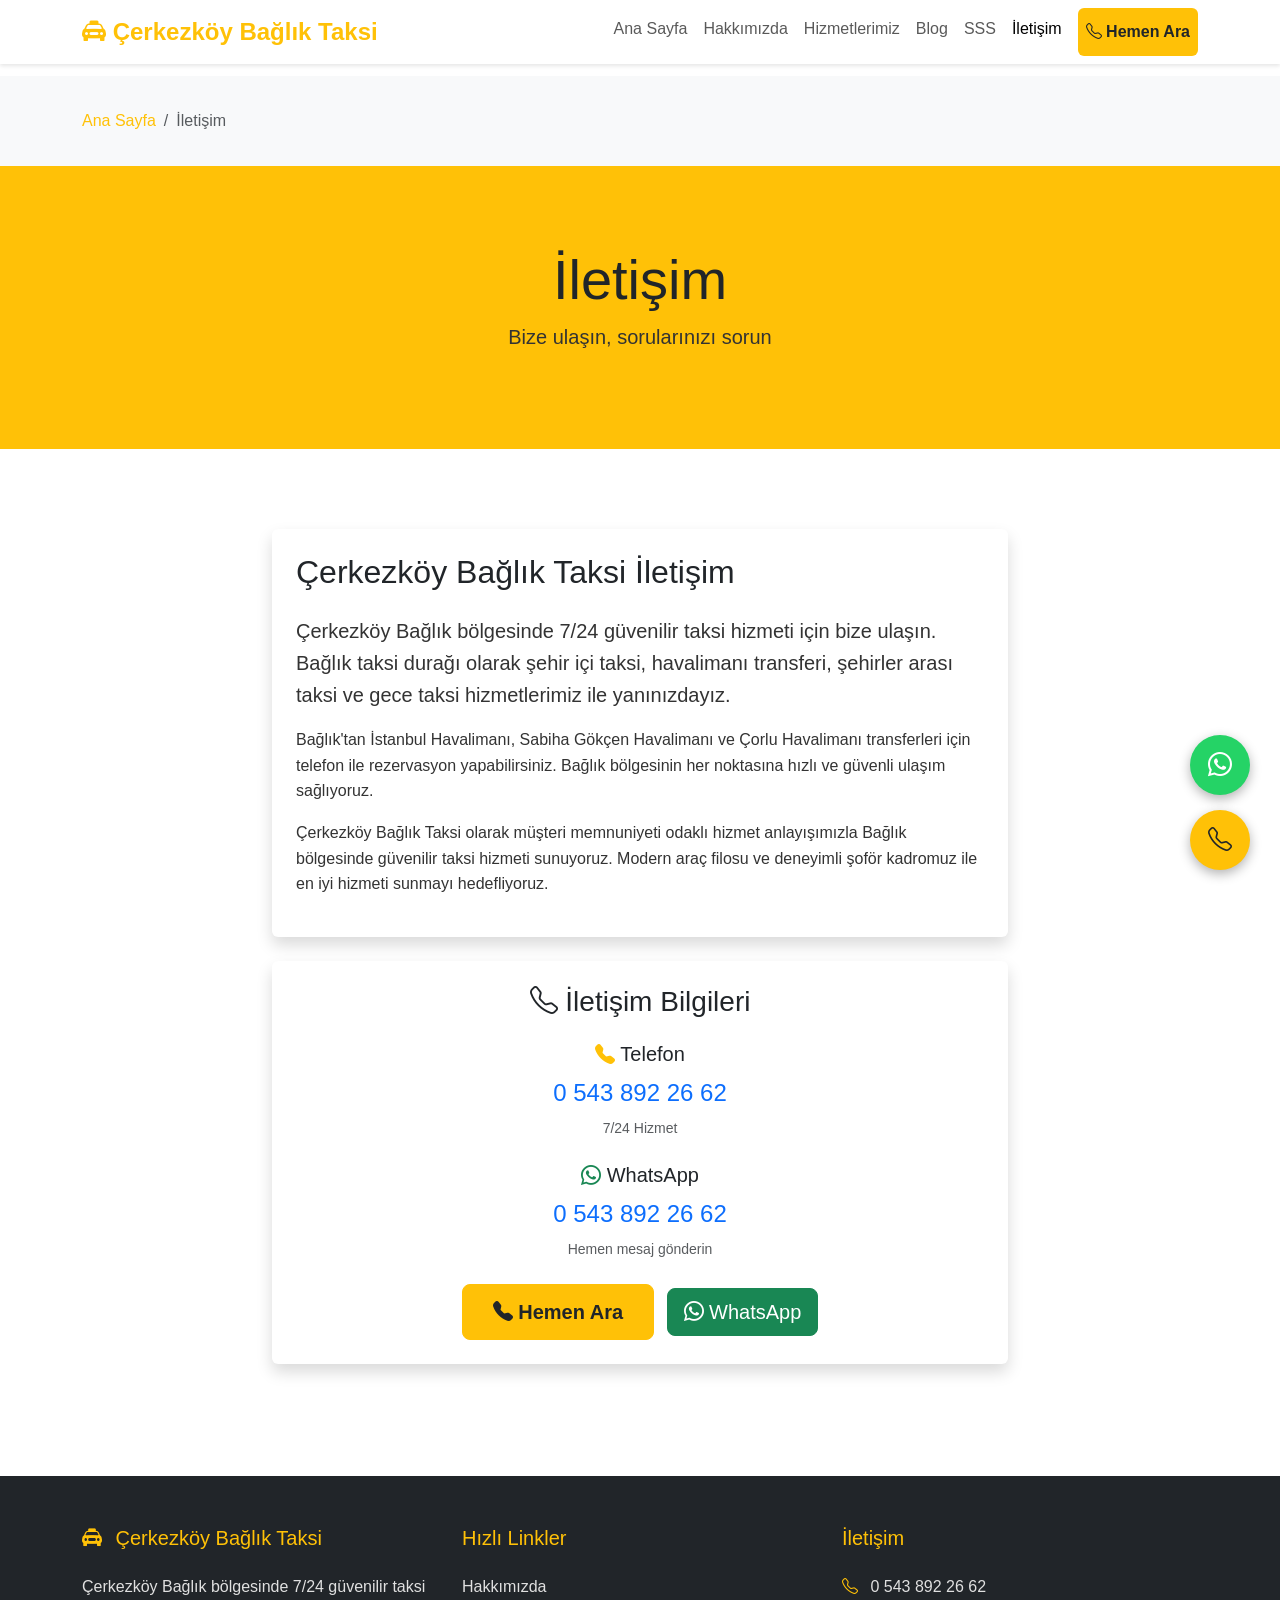
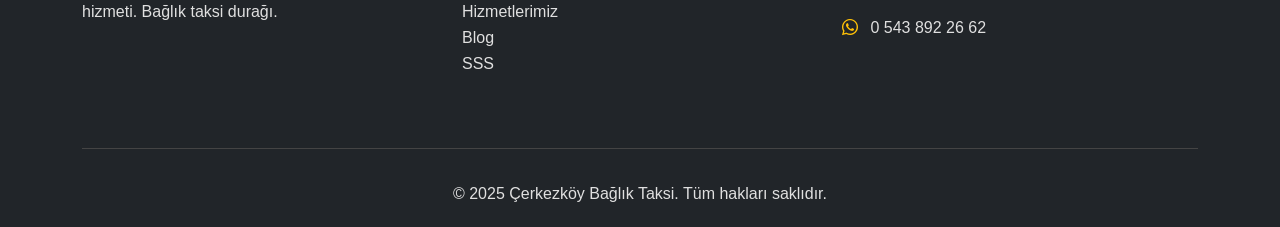
<file: html/iletisim.html>
<!DOCTYPE html>
<html lang="tr">
<head>
    <meta charset="UTF-8">
    <meta name="viewport" content="width=device-width, initial-scale=1.0">
    <meta name="description" content="Çerkezköy Bağlık Taksi iletişim bilgileri. Telefon: 0 543 892 26 62, WhatsApp: 0 543 892 26 62. Bağlık taksi durağı. 7/24 güvenilir taksi hizmeti. Bize ulaşın.">
    <meta name="keywords" content="çerkezköy bağlık taksi iletişim, bağlık taksi telefon, çerkezköy bağlık taksi telefon, bağlık taksi adres, çerkezköy bağlık taksi adres, taksi iletişim bağlık, bağlık taksi durağı iletişim">
    <title>İletişim | Çerkezköy Bağlık Taksi - Bize Ulaşın</title>
    <link href="https://cdn.jsdelivr.net/npm/bootstrap@5.3.2/dist/css/bootstrap.min.css" rel="stylesheet">
    <link rel="stylesheet" href="https://cdn.jsdelivr.net/npm/bootstrap-icons@1.11.1/font/bootstrap-icons.css">
    <link rel="stylesheet" href="../css/style.css">
</head>
<body>
    <!-- Navbar -->
    <nav class="navbar navbar-expand-lg navbar-light bg-white fixed-top">
        <div class="container">
            <a class="navbar-brand text-primary-custom" href="index.html">
                <i class="bi bi-taxi-front-fill"></i> Çerkezköy Bağlık Taksi
            </a>
            <button class="navbar-toggler" type="button" data-bs-toggle="collapse" data-bs-target="#navbarNav">
                <span class="navbar-toggler-icon"></span>
            </button>
            <div class="collapse navbar-collapse" id="navbarNav">
                <ul class="navbar-nav ms-auto">
                    <li class="nav-item">
                        <a class="nav-link" href="index.html">Ana Sayfa</a>
                    </li>
                    <li class="nav-item">
                        <a class="nav-link" href="hakkimizda.html">Hakkımızda</a>
                    </li>
                    <li class="nav-item">
                        <a class="nav-link" href="hizmetlerimiz.html">Hizmetlerimiz</a>
                    </li>
                    <li class="nav-item">
                        <a class="nav-link" href="blog.html">Blog</a>
                    </li>
                    <li class="nav-item">
                        <a class="nav-link" href="sss.html">SSS</a>
                    </li>
                    <li class="nav-item">
                        <a class="nav-link active" href="iletisim.html">İletişim</a>
                    </li>
                    <li class="nav-item">
                        <a class="nav-link btn btn-primary text-dark ms-2" href="tel:+905438922662">
                            <i class="bi bi-telephone"></i> Hemen Ara
                        </a>
                    </li>
                </ul>
            </div>
        </div>
    </nav>

    <!-- Breadcrumb -->
    <nav aria-label="breadcrumb" class="bg-light" style="margin-top: 76px; padding: 1rem 0;">
        <div class="container">
            <ol class="breadcrumb mb-0">
                <li class="breadcrumb-item"><a href="index.html">Ana Sayfa</a></li>
                <li class="breadcrumb-item active">İletişim</li>
            </ol>
        </div>
    </nav>

    <!-- Page Header -->
    <section class="section-padding bg-primary-custom text-white">
        <div class="container">
            <h1 class="display-4 text-center">İletişim</h1>
            <p class="lead text-center">Bize ulaşın, sorularınızı sorun</p>
        </div>
    </section>

    <!-- Contact Section -->
    <section class="section-padding">
        <div class="container">
            <div class="row justify-content-center">
                <div class="col-lg-8">
                    <!-- SEO Content -->
                    <div class="card shadow mb-4">
                        <div class="card-body p-4">
                            <h2 class="mb-4">Çerkezköy Bağlık Taksi İletişim</h2>
                            <p class="lead">Çerkezköy Bağlık bölgesinde 7/24 güvenilir taksi hizmeti için bize ulaşın. Bağlık taksi durağı olarak şehir içi taksi, havalimanı transferi, şehirler arası taksi ve gece taksi hizmetlerimiz ile yanınızdayız.</p>
                            <p>Bağlık'tan İstanbul Havalimanı, Sabiha Gökçen Havalimanı ve Çorlu Havalimanı transferleri için telefon ile rezervasyon yapabilirsiniz. Bağlık bölgesinin her noktasına hızlı ve güvenli ulaşım sağlıyoruz.</p>
                            <p>Çerkezköy Bağlık Taksi olarak müşteri memnuniyeti odaklı hizmet anlayışımızla Bağlık bölgesinde güvenilir taksi hizmeti sunuyoruz. Modern araç filosu ve deneyimli şoför kadromuz ile en iyi hizmeti sunmayı hedefliyoruz.</p>
                        </div>
                    </div>

                    <!-- Contact Info -->
                    <div class="card shadow">
                        <div class="card-body p-4 text-center">
                            <h3 class="mb-4"><i class="bi bi-telephone"></i> İletişim Bilgileri</h3>
                            <div class="mb-4">
                                <h5><i class="bi bi-telephone-fill text-primary-custom"></i> Telefon</h5>
                                <p class="mb-1"><a href="tel:+905438922662" class="phone-link text-decoration-none fs-4">0 543 892 26 62</a></p>
                                <p class="text-muted small">7/24 Hizmet</p>
                            </div>
                            <div class="mb-4">
                                <h5><i class="bi bi-whatsapp text-success"></i> WhatsApp</h5>
                                <p class="mb-1"><a href="#" class="whatsapp-link text-decoration-none fs-4" data-phone="905438922662">0 543 892 26 62</a></p>
                                <p class="text-muted small">Hemen mesaj gönderin</p>
                            </div>
                            <div class="mt-4">
                                <a href="tel:+905438922662" class="btn btn-primary btn-lg me-2 phone-link">
                                    <i class="bi bi-telephone-fill"></i> Hemen Ara
                                </a>
                                <a href="#" class="btn btn-success btn-lg whatsapp-link" data-phone="905438922662">
                                    <i class="bi bi-whatsapp"></i> WhatsApp
                                </a>
                            </div>
                        </div>
                    </div>
                </div>
            </div>
        </div>
    </section>

    <!-- Footer -->
    <footer class="footer">
        <div class="container">
            <div class="row">
                <div class="col-md-4 mb-4">
                    <h5><i class="bi bi-taxi-front-fill"></i> Çerkezköy Bağlık Taksi</h5>
                    <p>Çerkezköy Bağlık bölgesinde 7/24 güvenilir taksi hizmeti. Bağlık taksi durağı.</p>
                </div>
                <div class="col-md-4 mb-4">
                    <h5>Hızlı Linkler</h5>
                    <ul class="list-unstyled">
                        <li><a href="hakkimizda.html">Hakkımızda</a></li>
                        <li><a href="hizmetlerimiz.html">Hizmetlerimiz</a></li>
                        <li><a href="blog.html">Blog</a></li>
                        <li><a href="sss.html">SSS</a></li>
                    </ul>
                </div>
                <div class="col-md-4 mb-4">
                    <h5>İletişim</h5>
                    <p><i class="bi bi-telephone"></i> <a href="tel:+905438922662" class="phone-link">0 543 892 26 62</a></p>
                    <p><i class="bi bi-whatsapp"></i> <a href="#" class="whatsapp-link" data-phone="905438922662">0 543 892 26 62</a></p>
                </div>
            </div>
            <div class="footer-bottom">
                <p>&copy; 2025 Çerkezköy Bağlık Taksi. Tüm hakları saklıdır.</p>
            </div>
        </div>
    </footer>

    <!-- Floating Buttons -->
    <div class="floating-buttons">
        <a href="#" class="floating-btn whatsapp whatsapp-link" data-phone="905438922662"><i class="bi bi-whatsapp" style="font-size: 1.5rem;"></i></a>
        <a href="tel:+905438922662" class="floating-btn phone phone-link"><i class="bi bi-telephone" style="font-size: 1.5rem;"></i></a>
    </div>

    <script src="https://cdn.jsdelivr.net/npm/bootstrap@5.3.2/dist/js/bootstrap.bundle.min.js"></script>
    <script src="../js/main.js"></script>
</body>
</html>
</file>
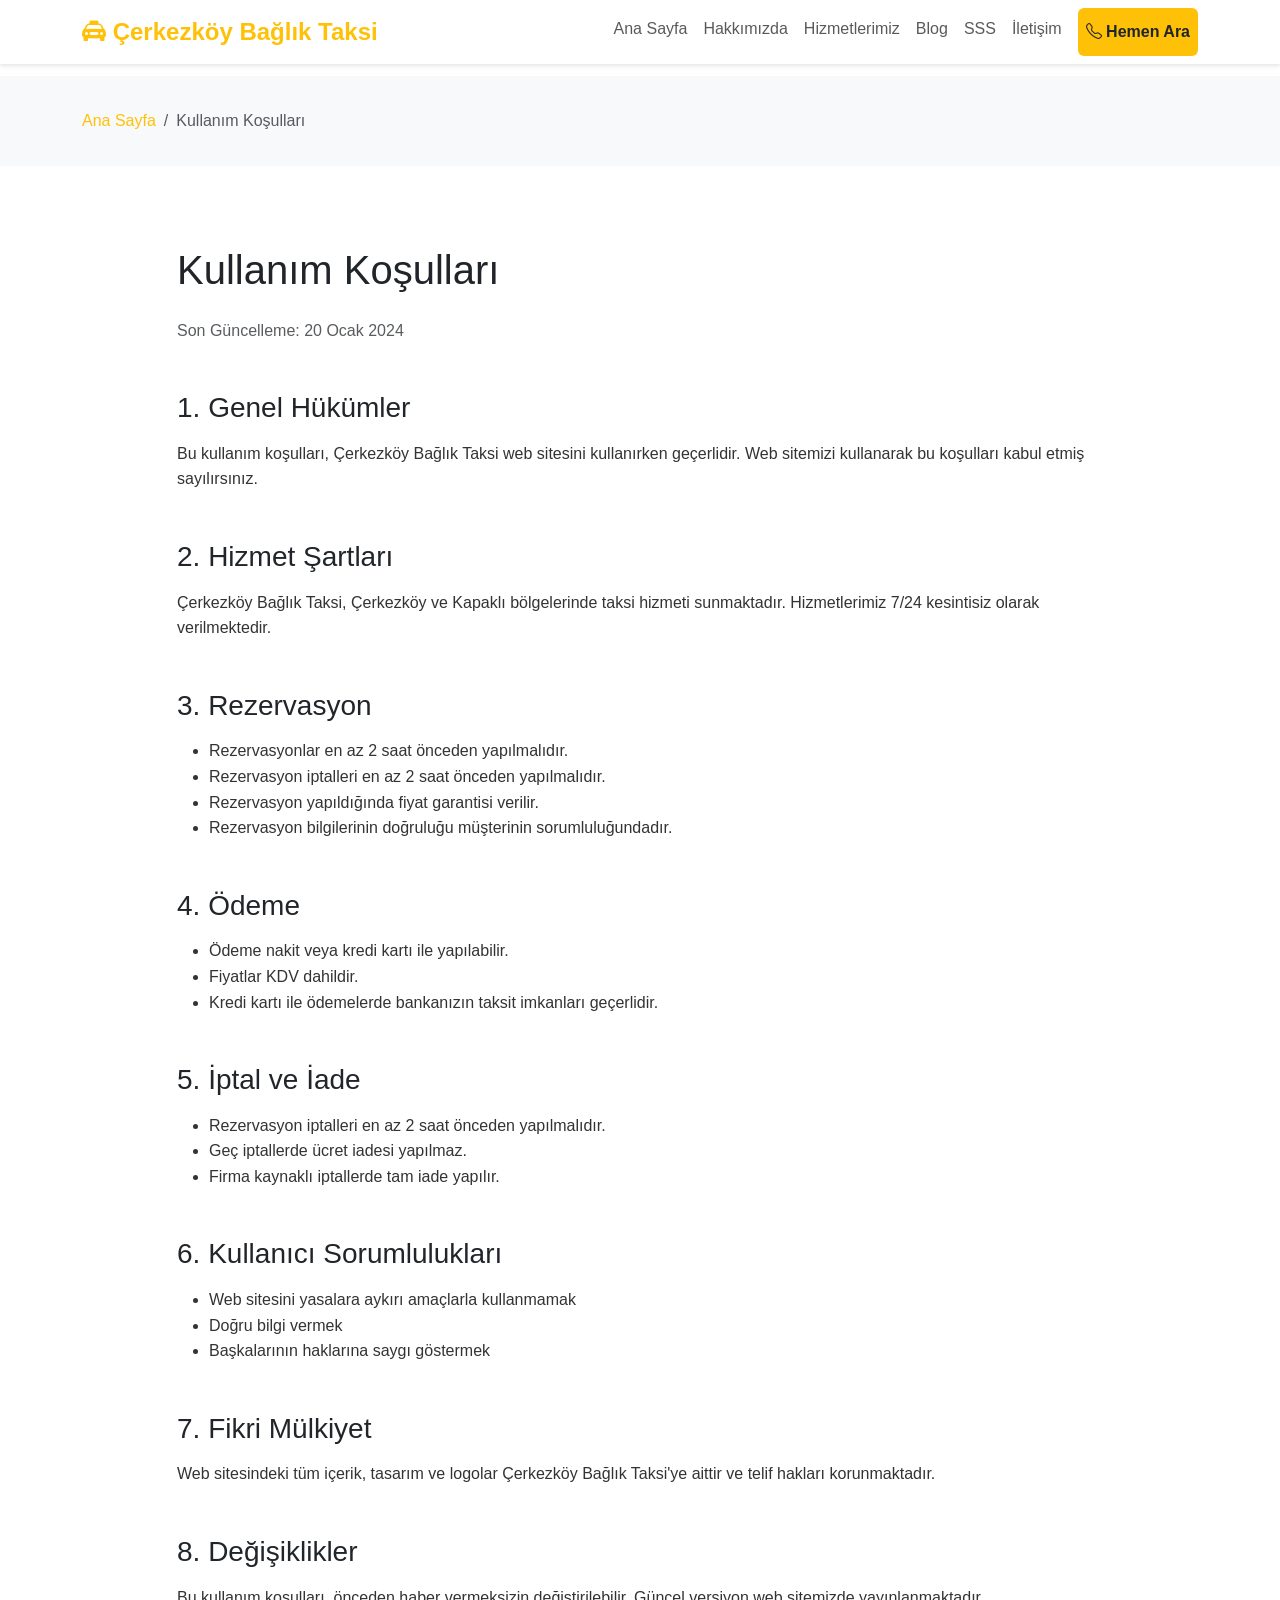
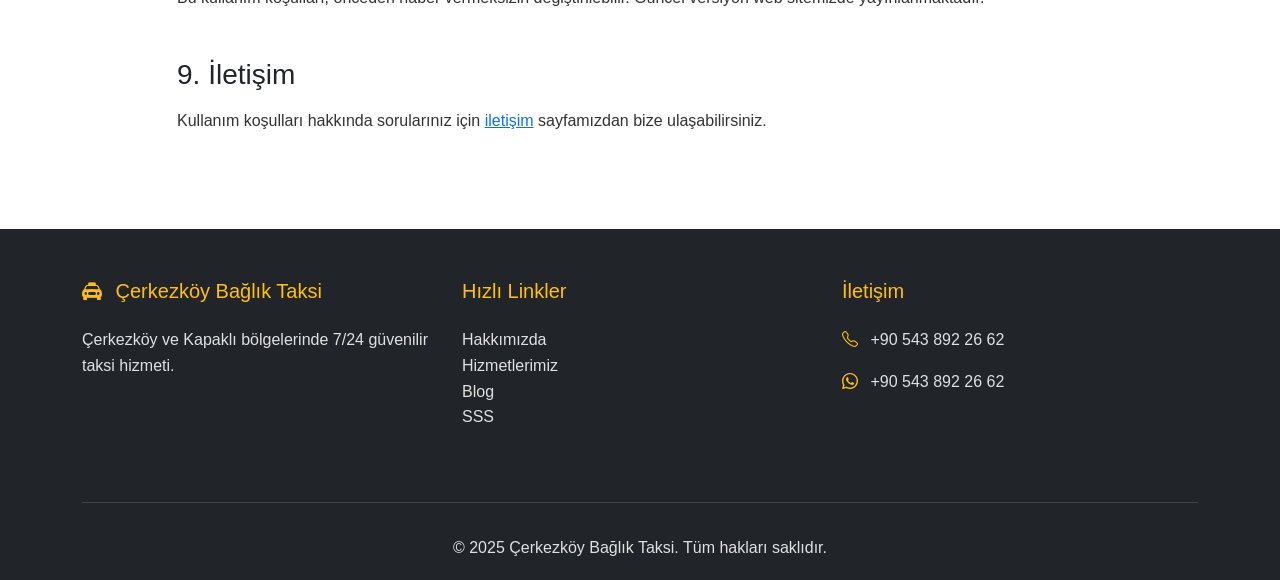
<file: html/kullanim-kosullari.html>
<!DOCTYPE html>
<html lang="tr">
<head>
    <meta charset="UTF-8">
    <meta name="viewport" content="width=device-width, initial-scale=1.0">
    <meta name="description" content="Çerkezköy Bağlık Taksi kullanım koşulları. Hizmet şartları ve kullanıcı sorumlulukları.">
    <title>Kullanım Koşulları | Çerkezköy Bağlık Taksi</title>
    <link href="https://cdn.jsdelivr.net/npm/bootstrap@5.3.2/dist/css/bootstrap.min.css" rel="stylesheet">
    <link rel="stylesheet" href="https://cdn.jsdelivr.net/npm/bootstrap-icons@1.11.1/font/bootstrap-icons.css">
    <link rel="stylesheet" href="../css/style.css">
</head>
<body>
    <!-- Navbar -->
    <nav class="navbar navbar-expand-lg navbar-light bg-white fixed-top">
        <div class="container">
            <a class="navbar-brand text-primary-custom" href="index.html">
                <i class="bi bi-taxi-front-fill"></i> Çerkezköy Bağlık Taksi
            </a>
            <button class="navbar-toggler" type="button" data-bs-toggle="collapse" data-bs-target="#navbarNav">
                <span class="navbar-toggler-icon"></span>
            </button>
            <div class="collapse navbar-collapse" id="navbarNav">
                <ul class="navbar-nav ms-auto">
                    <li class="nav-item">
                        <a class="nav-link" href="index.html">Ana Sayfa</a>
                    </li>
                    <li class="nav-item">
                        <a class="nav-link" href="hakkimizda.html">Hakkımızda</a>
                    </li>
                    <li class="nav-item">
                        <a class="nav-link" href="hizmetlerimiz.html">Hizmetlerimiz</a>
                    </li>
                    <li class="nav-item">
                        <a class="nav-link" href="blog.html">Blog</a>
                    </li>
                    <li class="nav-item">
                        <a class="nav-link" href="sss.html">SSS</a>
                    </li>
                    <li class="nav-item">
                        <a class="nav-link" href="iletisim.html">İletişim</a>
                    </li>
                    <li class="nav-item">
                        <a class="nav-link btn btn-primary text-dark ms-2" href="tel:+905438922662">
                            <i class="bi bi-telephone"></i> Hemen Ara
                        </a>
                    </li>
                </ul>
            </div>
        </div>
    </nav>

    <!-- Breadcrumb -->
    <nav aria-label="breadcrumb" class="bg-light" style="margin-top: 76px; padding: 1rem 0;">
        <div class="container">
            <ol class="breadcrumb mb-0">
                <li class="breadcrumb-item"><a href="index.html">Ana Sayfa</a></li>
                <li class="breadcrumb-item active">Kullanım Koşulları</li>
            </ol>
        </div>
    </nav>

    <!-- Page Content -->
    <section class="section-padding">
        <div class="container">
            <div class="row">
                <div class="col-lg-10 mx-auto">
                    <h1 class="mb-4">Kullanım Koşulları</h1>
                    <p class="text-muted">Son Güncelleme: 20 Ocak 2024</p>
                    
                    <h3 class="mt-5 mb-3">1. Genel Hükümler</h3>
                    <p>Bu kullanım koşulları, Çerkezköy Bağlık Taksi web sitesini kullanırken geçerlidir. Web sitemizi kullanarak bu koşulları kabul etmiş sayılırsınız.</p>
                    
                    <h3 class="mt-5 mb-3">2. Hizmet Şartları</h3>
                    <p>Çerkezköy Bağlık Taksi, Çerkezköy ve Kapaklı bölgelerinde taksi hizmeti sunmaktadır. Hizmetlerimiz 7/24 kesintisiz olarak verilmektedir.</p>
                    
                    <h3 class="mt-5 mb-3">3. Rezervasyon</h3>
                    <ul>
                        <li>Rezervasyonlar en az 2 saat önceden yapılmalıdır.</li>
                        <li>Rezervasyon iptalleri en az 2 saat önceden yapılmalıdır.</li>
                        <li>Rezervasyon yapıldığında fiyat garantisi verilir.</li>
                        <li>Rezervasyon bilgilerinin doğruluğu müşterinin sorumluluğundadır.</li>
                    </ul>
                    
                    <h3 class="mt-5 mb-3">4. Ödeme</h3>
                    <ul>
                        <li>Ödeme nakit veya kredi kartı ile yapılabilir.</li>
                        <li>Fiyatlar KDV dahildir.</li>
                        <li>Kredi kartı ile ödemelerde bankanızın taksit imkanları geçerlidir.</li>
                    </ul>
                    
                    <h3 class="mt-5 mb-3">5. İptal ve İade</h3>
                    <ul>
                        <li>Rezervasyon iptalleri en az 2 saat önceden yapılmalıdır.</li>
                        <li>Geç iptallerde ücret iadesi yapılmaz.</li>
                        <li>Firma kaynaklı iptallerde tam iade yapılır.</li>
                    </ul>
                    
                    <h3 class="mt-5 mb-3">6. Kullanıcı Sorumlulukları</h3>
                    <ul>
                        <li>Web sitesini yasalara aykırı amaçlarla kullanmamak</li>
                        <li>Doğru bilgi vermek</li>
                        <li>Başkalarının haklarına saygı göstermek</li>
                    </ul>
                    
                    <h3 class="mt-5 mb-3">7. Fikri Mülkiyet</h3>
                    <p>Web sitesindeki tüm içerik, tasarım ve logolar Çerkezköy Bağlık Taksi'ye aittir ve telif hakları korunmaktadır.</p>
                    
                    <h3 class="mt-5 mb-3">8. Değişiklikler</h3>
                    <p>Bu kullanım koşulları, önceden haber vermeksizin değiştirilebilir. Güncel versiyon web sitemizde yayınlanmaktadır.</p>
                    
                    <h3 class="mt-5 mb-3">9. İletişim</h3>
                    <p>Kullanım koşulları hakkında sorularınız için <a href="iletisim.html">iletişim</a> sayfamızdan bize ulaşabilirsiniz.</p>
                </div>
            </div>
        </div>
    </section>

    <!-- Footer -->
    <footer class="footer">
        <div class="container">
            <div class="row">
                <div class="col-md-4 mb-4">
                    <h5><i class="bi bi-taxi-front-fill"></i> Çerkezköy Bağlık Taksi</h5>
                    <p>Çerkezköy ve Kapaklı bölgelerinde 7/24 güvenilir taksi hizmeti.</p>
                </div>
                <div class="col-md-4 mb-4">
                    <h5>Hızlı Linkler</h5>
                    <ul class="list-unstyled">
                        <li><a href="hakkimizda.html">Hakkımızda</a></li>
                        <li><a href="hizmetlerimiz.html">Hizmetlerimiz</a></li>
                        <li><a href="blog.html">Blog</a></li>
                        <li><a href="sss.html">SSS</a></li>
                    </ul>
                </div>
                <div class="col-md-4 mb-4">
                    <h5>İletişim</h5>
                    <p><i class="bi bi-telephone"></i> <a href="tel:+905438922662" class="phone-link">+90 543 892 26 62</a></p>
                    <p><i class="bi bi-whatsapp"></i> <a href="#" class="whatsapp-link" data-phone="905438922662">+90 543 892 26 62</a></p>
                </div>
            </div>
            <div class="footer-bottom">
                <p>&copy; 2025 Çerkezköy Bağlık Taksi. Tüm hakları saklıdır.</p>
            </div>
        </div>
    </footer>

    <script src="https://cdn.jsdelivr.net/npm/bootstrap@5.3.2/dist/js/bootstrap.bundle.min.js"></script>
    <script src="../js/main.js"></script>
</body>
</html>
</file>
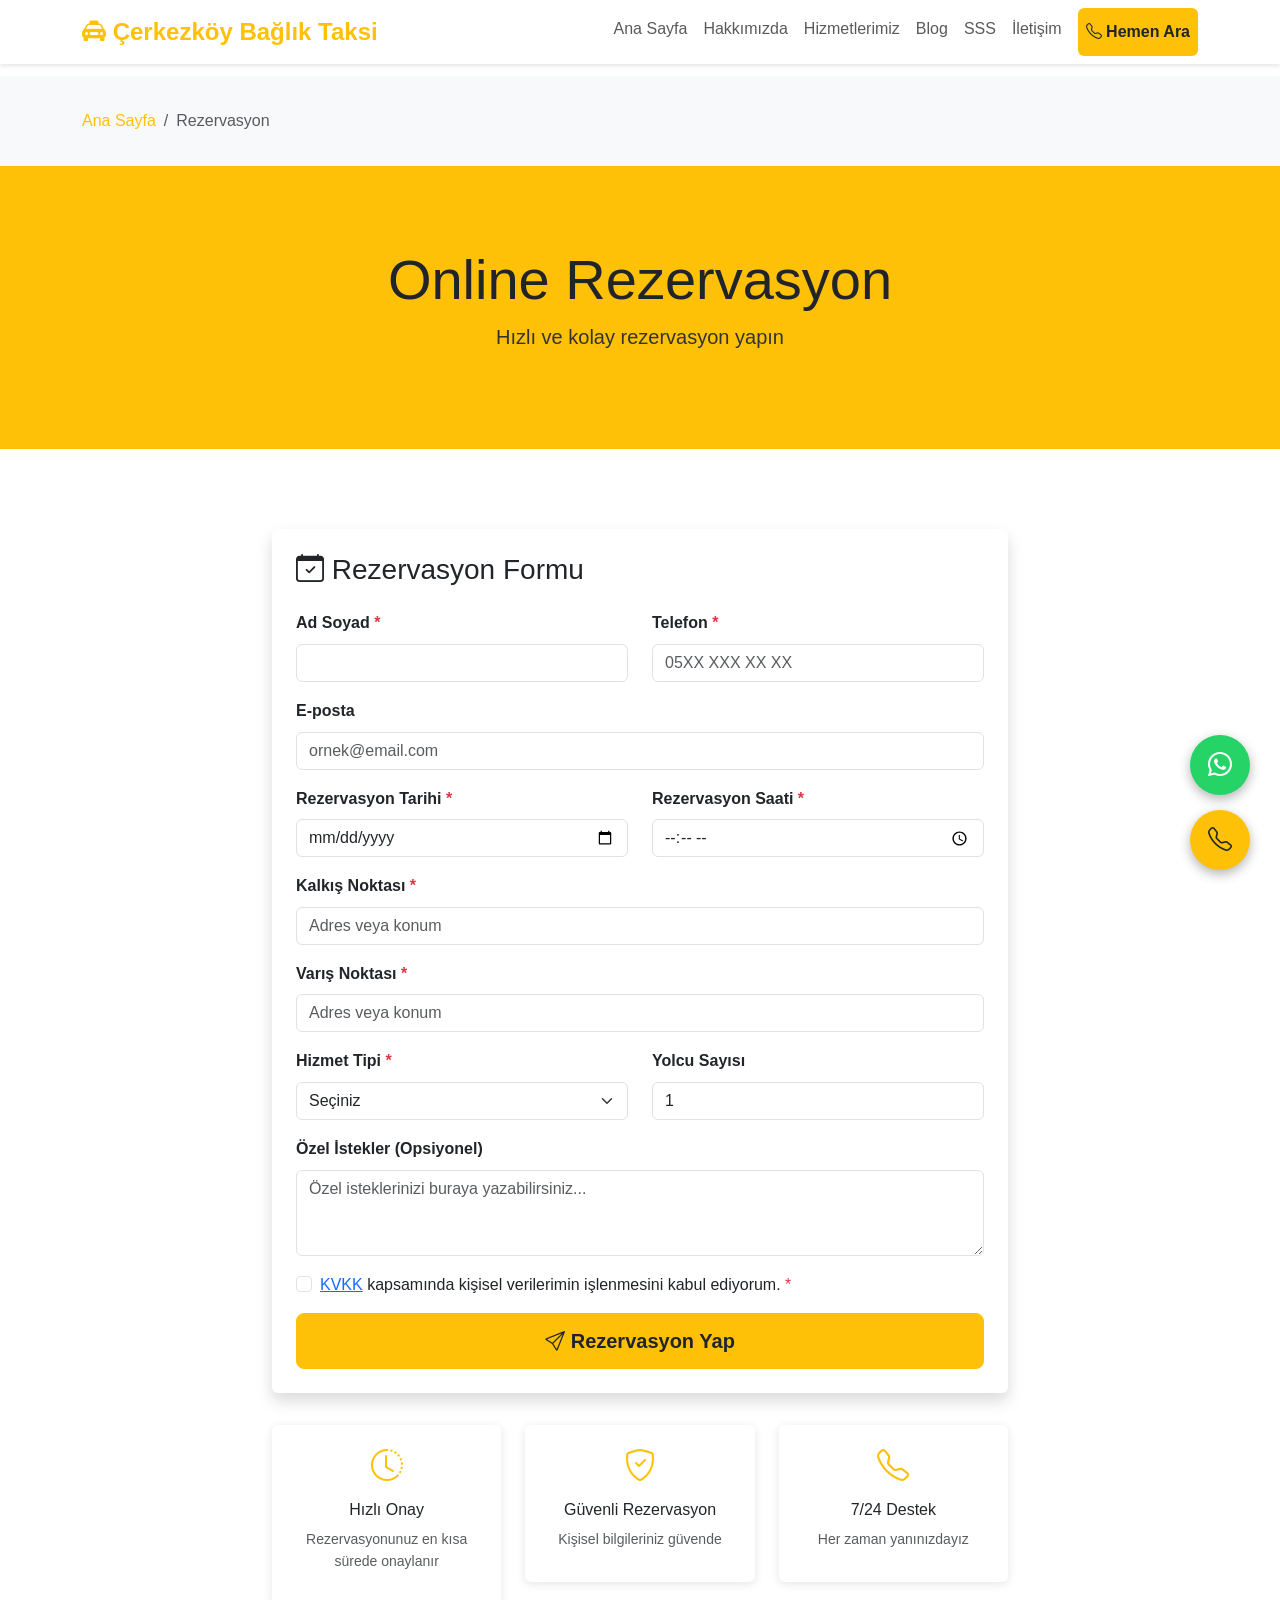
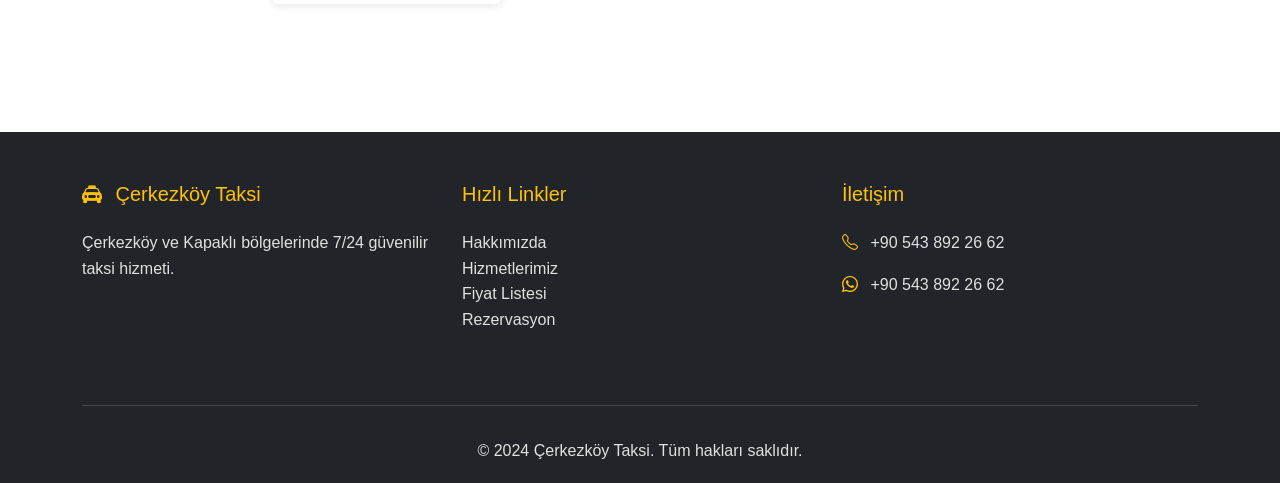
<file: html/rezervasyon.html>
<!DOCTYPE html>
<html lang="tr">
<head>
    <meta charset="UTF-8">
    <meta name="viewport" content="width=device-width, initial-scale=1.0">
    <meta name="description" content="Çerkezköy Taksi online rezervasyon sistemi. Hızlı ve kolay rezervasyon yapın. 7/24 taksi hizmeti için hemen rezervasyon yapın.">
    <meta name="keywords" content="taksi rezervasyon, çerkezköy taksi rezervasyon, online rezervasyon">
    <title>Online Rezervasyon | Çerkezköy Taksi Rezervasyon Sistemi</title>
    <link href="https://cdn.jsdelivr.net/npm/bootstrap@5.3.2/dist/css/bootstrap.min.css" rel="stylesheet">
    <link rel="stylesheet" href="https://cdn.jsdelivr.net/npm/bootstrap-icons@1.11.1/font/bootstrap-icons.css">
    <link rel="stylesheet" href="../css/style.css">
</head>
<body>
    <!-- Navbar -->
    <nav class="navbar navbar-expand-lg navbar-light bg-white fixed-top">
        <div class="container">
            <a class="navbar-brand text-primary-custom" href="index.html">
                <i class="bi bi-taxi-front-fill"></i> Çerkezköy Bağlık Taksi
            </a>
            <button class="navbar-toggler" type="button" data-bs-toggle="collapse" data-bs-target="#navbarNav">
                <span class="navbar-toggler-icon"></span>
            </button>
            <div class="collapse navbar-collapse" id="navbarNav">
                <ul class="navbar-nav ms-auto">
                    <li class="nav-item">
                        <a class="nav-link" href="index.html">Ana Sayfa</a>
                    </li>
                    <li class="nav-item">
                        <a class="nav-link" href="hakkimizda.html">Hakkımızda</a>
                    </li>
                    <li class="nav-item">
                        <a class="nav-link" href="hizmetlerimiz.html">Hizmetlerimiz</a>
                    </li>
                    <li class="nav-item">
                        <a class="nav-link" href="blog.html">Blog</a>
                    </li>
                    <li class="nav-item">
                        <a class="nav-link" href="sss.html">SSS</a>
                    </li>
                    <li class="nav-item">
                        <a class="nav-link" href="iletisim.html">İletişim</a>
                    </li>
                    <li class="nav-item">
                        <a class="nav-link btn btn-primary text-dark ms-2" href="tel:+905438922662">
                            <i class="bi bi-telephone"></i> Hemen Ara
                        </a>
                    </li>
                </ul>
            </div>
        </div>
    </nav>

    <!-- Breadcrumb -->
    <nav aria-label="breadcrumb" class="bg-light" style="margin-top: 76px; padding: 1rem 0;">
        <div class="container">
            <ol class="breadcrumb mb-0">
                <li class="breadcrumb-item"><a href="index.html">Ana Sayfa</a></li>
                <li class="breadcrumb-item active">Rezervasyon</li>
            </ol>
        </div>
    </nav>

    <!-- Page Header -->
    <section class="section-padding bg-primary-custom text-white">
        <div class="container">
            <h1 class="display-4 text-center">Online Rezervasyon</h1>
            <p class="lead text-center">Hızlı ve kolay rezervasyon yapın</p>
        </div>
    </section>

    <!-- Reservation Form -->
    <section class="section-padding">
        <div class="container">
            <div class="row justify-content-center">
                <div class="col-lg-8">
                    <div class="card shadow">
                        <div class="card-body p-4">
                            <h3 class="mb-4"><i class="bi bi-calendar-check"></i> Rezervasyon Formu</h3>
                            <form id="reservationForm" class="needs-validation" novalidate>
                                <div class="row">
                                    <div class="col-md-6 mb-3">
                                        <label for="name" class="form-label">Ad Soyad <span class="text-danger">*</span></label>
                                        <input type="text" class="form-control" id="name" required>
                                        <div class="invalid-feedback">Lütfen ad soyad giriniz.</div>
                                    </div>
                                    <div class="col-md-6 mb-3">
                                        <label for="phone" class="form-label">Telefon <span class="text-danger">*</span></label>
                                        <input type="tel" class="form-control" id="phone" placeholder="05XX XXX XX XX" required>
                                        <div class="invalid-feedback">Lütfen telefon numaranızı giriniz.</div>
                                    </div>
                                </div>
                                <div class="mb-3">
                                    <label for="email" class="form-label">E-posta</label>
                                    <input type="email" class="form-control" id="email" placeholder="ornek@email.com">
                                </div>
                                <div class="row">
                                    <div class="col-md-6 mb-3">
                                        <label for="date" class="form-label">Rezervasyon Tarihi <span class="text-danger">*</span></label>
                                        <input type="date" class="form-control" id="date" required>
                                        <div class="invalid-feedback">Lütfen tarih seçiniz.</div>
                                    </div>
                                    <div class="col-md-6 mb-3">
                                        <label for="time" class="form-label">Rezervasyon Saati <span class="text-danger">*</span></label>
                                        <input type="time" class="form-control" id="time" required>
                                        <div class="invalid-feedback">Lütfen saat seçiniz.</div>
                                    </div>
                                </div>
                                <div class="mb-3">
                                    <label for="pickup" class="form-label">Kalkış Noktası <span class="text-danger">*</span></label>
                                    <input type="text" class="form-control" id="pickup" placeholder="Adres veya konum" required>
                                    <div class="invalid-feedback">Lütfen kalkış noktasını giriniz.</div>
                                </div>
                                <div class="mb-3">
                                    <label for="destination" class="form-label">Varış Noktası <span class="text-danger">*</span></label>
                                    <input type="text" class="form-control" id="destination" placeholder="Adres veya konum" required>
                                    <div class="invalid-feedback">Lütfen varış noktasını giriniz.</div>
                                </div>
                                <div class="row">
                                    <div class="col-md-6 mb-3">
                                        <label for="serviceType" class="form-label">Hizmet Tipi <span class="text-danger">*</span></label>
                                        <select class="form-select" id="serviceType" required>
                                            <option value="">Seçiniz</option>
                                            <option value="city">Şehir İçi</option>
                                            <option value="airport">Havalimanı Transferi</option>
                                            <option value="intercity">Şehirler Arası</option>
                                            <option value="vip">VIP Taksi</option>
                                            <option value="rental">Günlük Kiralama</option>
                                        </select>
                                        <div class="invalid-feedback">Lütfen hizmet tipi seçiniz.</div>
                                    </div>
                                    <div class="col-md-6 mb-3">
                                        <label for="passengers" class="form-label">Yolcu Sayısı</label>
                                        <input type="number" class="form-control" id="passengers" min="1" max="8" value="1">
                                    </div>
                                </div>
                                <div class="mb-3">
                                    <label for="notes" class="form-label">Özel İstekler (Opsiyonel)</label>
                                    <textarea class="form-control" id="notes" rows="3" placeholder="Özel isteklerinizi buraya yazabilirsiniz..."></textarea>
                                </div>
                                <div class="mb-3 form-check">
                                    <input type="checkbox" class="form-check-input" id="kvkk" required>
                                    <label class="form-check-label" for="kvkk">
                                        <a href="gizlilik-politikasi.html" target="_blank">KVKK</a> kapsamında kişisel verilerimin işlenmesini kabul ediyorum. <span class="text-danger">*</span>
                                    </label>
                                    <div class="invalid-feedback">Lütfen onay kutusunu işaretleyiniz.</div>
                                </div>
                                <button type="submit" class="btn btn-primary btn-lg w-100">
                                    <i class="bi bi-send"></i> Rezervasyon Yap
                                </button>
                            </form>
                        </div>
                    </div>
                    
                    <!-- Info Cards -->
                    <div class="row mt-4">
                        <div class="col-md-4 mb-3">
                            <div class="card text-center">
                                <div class="card-body">
                                    <i class="bi bi-clock-history" style="font-size: 2rem; color: var(--primary-color);"></i>
                                    <h6 class="mt-2">Hızlı Onay</h6>
                                    <p class="small text-muted">Rezervasyonunuz en kısa sürede onaylanır</p>
                                </div>
                            </div>
                        </div>
                        <div class="col-md-4 mb-3">
                            <div class="card text-center">
                                <div class="card-body">
                                    <i class="bi bi-shield-check" style="font-size: 2rem; color: var(--primary-color);"></i>
                                    <h6 class="mt-2">Güvenli Rezervasyon</h6>
                                    <p class="small text-muted">Kişisel bilgileriniz güvende</p>
                                </div>
                            </div>
                        </div>
                        <div class="col-md-4 mb-3">
                            <div class="card text-center">
                                <div class="card-body">
                                    <i class="bi bi-telephone" style="font-size: 2rem; color: var(--primary-color);"></i>
                                    <h6 class="mt-2">7/24 Destek</h6>
                                    <p class="small text-muted">Her zaman yanınızdayız</p>
                                </div>
                            </div>
                        </div>
                    </div>
                </div>
            </div>
        </div>
    </section>

    <!-- Footer -->
    <footer class="footer">
        <div class="container">
            <div class="row">
                <div class="col-md-4 mb-4">
                    <h5><i class="bi bi-taxi-front-fill"></i> Çerkezköy Taksi</h5>
                    <p>Çerkezköy ve Kapaklı bölgelerinde 7/24 güvenilir taksi hizmeti.</p>
                </div>
                <div class="col-md-4 mb-4">
                    <h5>Hızlı Linkler</h5>
                    <ul class="list-unstyled">
                        <li><a href="hakkimizda.html">Hakkımızda</a></li>
                        <li><a href="hizmetlerimiz.html">Hizmetlerimiz</a></li>
                        <li><a href="fiyat-listesi.html">Fiyat Listesi</a></li>
                        <li><a href="rezervasyon.html">Rezervasyon</a></li>
                    </ul>
                </div>
                <div class="col-md-4 mb-4">
                    <h5>İletişim</h5>
                    <p><i class="bi bi-telephone"></i> <a href="tel:+905438922662" class="phone-link">+90 543 892 26 62</a></p>
                    <p><i class="bi bi-whatsapp"></i> <a href="#" class="whatsapp-link" data-phone="905438922662">+90 543 892 26 62</a></p>
                </div>
            </div>
            <div class="footer-bottom">
                <p>&copy; 2024 Çerkezköy Taksi. Tüm hakları saklıdır.</p>
            </div>
        </div>
    </footer>

    <!-- Floating Buttons -->
    <div class="floating-buttons">
        <a href="#" class="floating-btn whatsapp whatsapp-link" data-phone="905438922662"><i class="bi bi-whatsapp" style="font-size: 1.5rem;"></i></a>
        <a href="tel:+905438922662" class="floating-btn phone phone-link"><i class="bi bi-telephone" style="font-size: 1.5rem;"></i></a>
    </div>

    <script src="https://cdn.jsdelivr.net/npm/bootstrap@5.3.2/dist/js/bootstrap.bundle.min.js"></script>
    <script src="../js/main.js"></script>
</body>
</html>
</file>
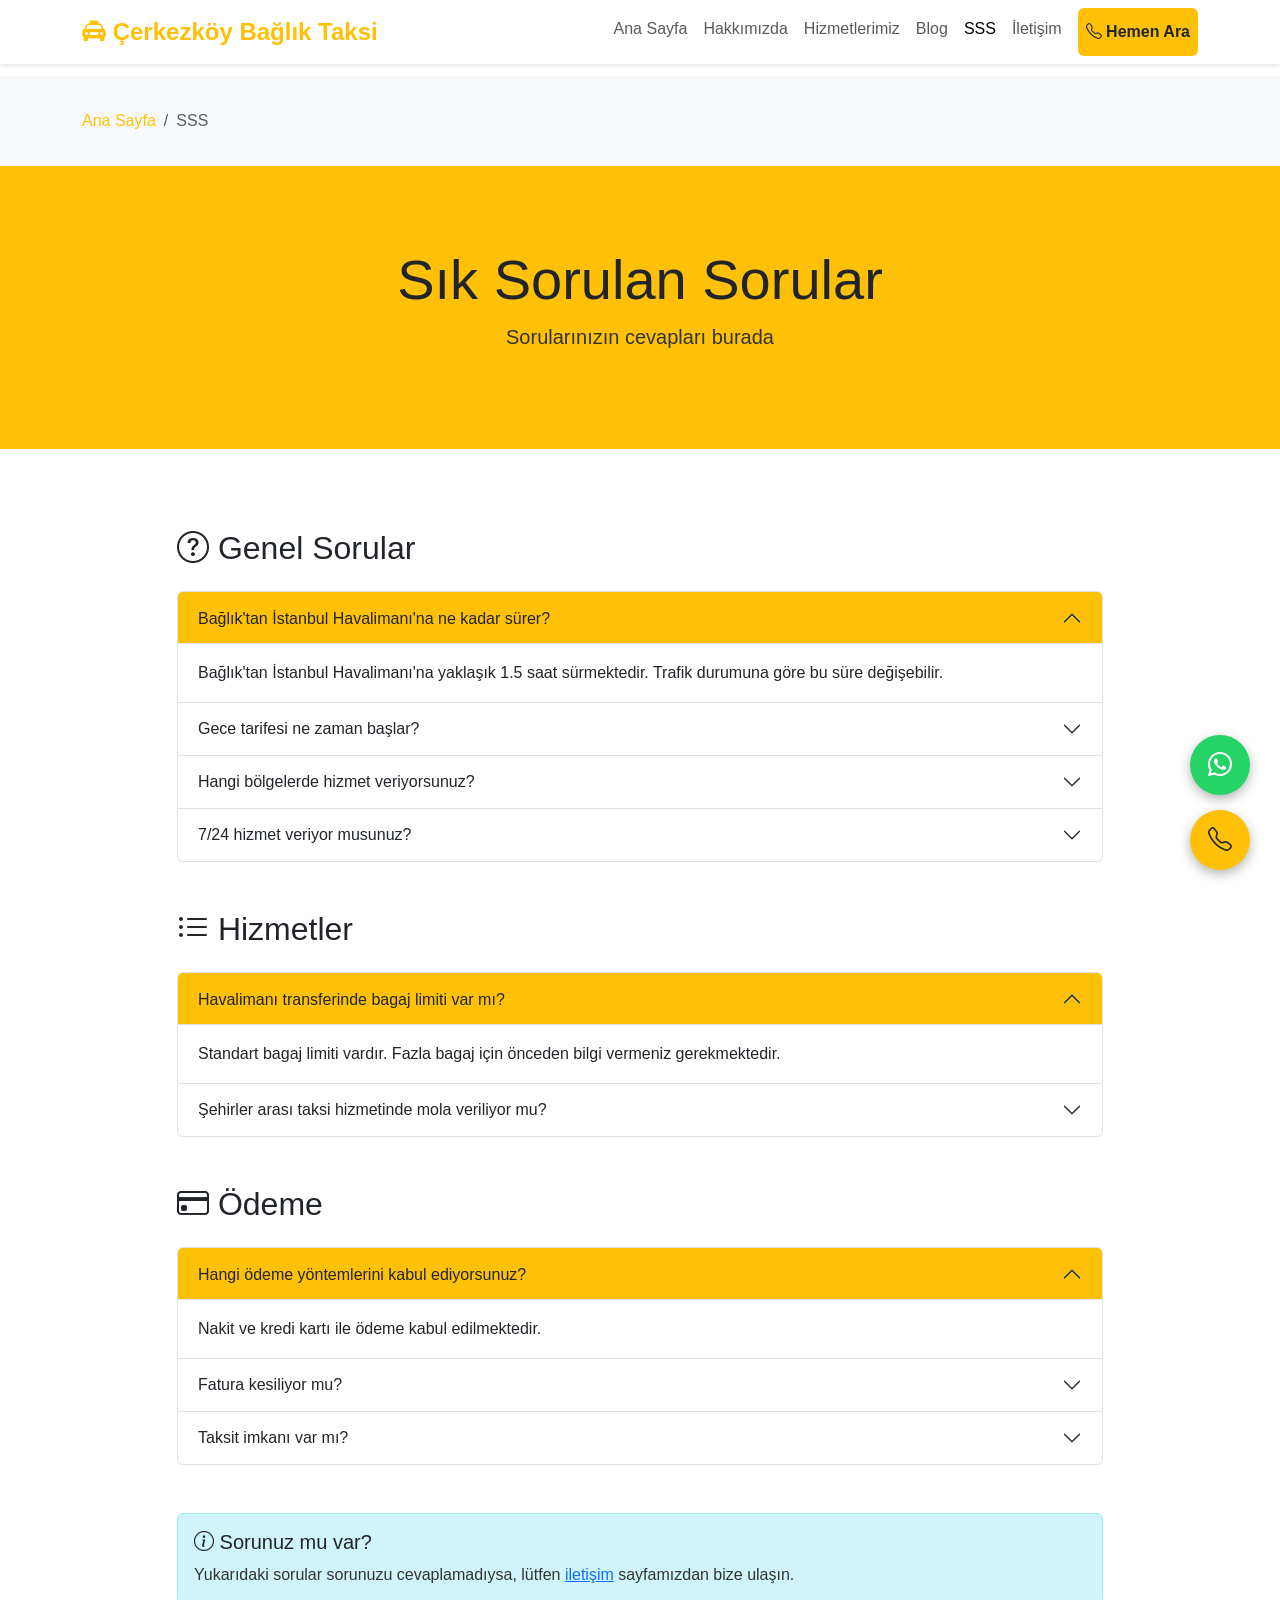
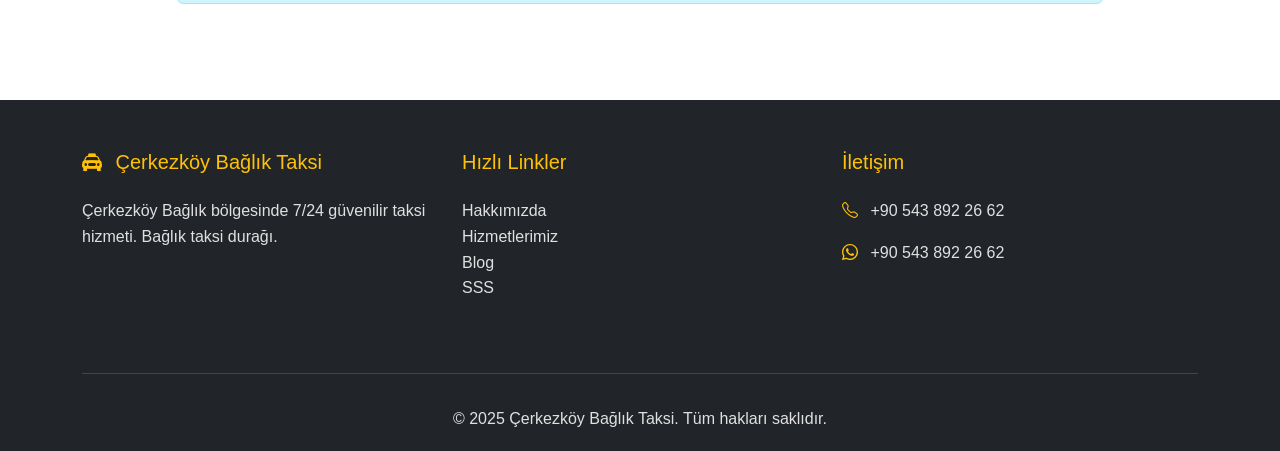
<file: html/sss.html>
<!DOCTYPE html>
<html lang="tr">
<head>
    <meta charset="UTF-8">
    <meta name="viewport" content="width=device-width, initial-scale=1.0">
    <meta name="description" content="Çerkezköy Bağlık taksi hizmetleri hakkında sık sorulan sorular. Havalimanı transferi, hizmetler ve ödeme hakkında sorularınızın cevapları. Bağlık taksi durağı.">
    <meta name="keywords" content="çerkezköy bağlık taksi sss, bağlık taksi sss, taksi sorular, sık sorulan sorular, bağlık taksi sorular, havalimanı transfer soruları bağlık, çerkezköy bağlık taksi sorular">
    <title>SSS | Çerkezköy Bağlık Taksi Sık Sorulan Sorular</title>
    <link href="https://cdn.jsdelivr.net/npm/bootstrap@5.3.2/dist/css/bootstrap.min.css" rel="stylesheet">
    <link rel="stylesheet" href="https://cdn.jsdelivr.net/npm/bootstrap-icons@1.11.1/font/bootstrap-icons.css">
    <link rel="stylesheet" href="../css/style.css">
    
    <!-- FAQ Schema -->
    <script type="application/ld+json">
    {
        "@context": "https://schema.org",
        "@type": "FAQPage",
        "mainEntity": [{
            "@type": "Question",
            "name": "Çerkezköy'den İstanbul Havalimanı'na ne kadar sürer?",
            "acceptedAnswer": {
                "@type": "Answer",
                "text": "Yaklaşık 1.5 saat sürmektedir. Trafik durumuna göre bu süre değişebilir."
            }
        }, {
            "@type": "Question",
            "name": "Gece tarifesi ne zaman başlar?",
            "acceptedAnswer": {
                "@type": "Answer",
                "text": "Gece tarifesi saat 23:00'da başlar ve 06:00'a kadar devam eder. Bu saatler arasında %20 ek ücret uygulanır."
            }
        }]
    }
    </script>
</head>
<body>
    <!-- Navbar -->
    <nav class="navbar navbar-expand-lg navbar-light bg-white fixed-top">
        <div class="container">
            <a class="navbar-brand text-primary-custom" href="index.html">
                <i class="bi bi-taxi-front-fill"></i> Çerkezköy Bağlık Taksi
            </a>
            <button class="navbar-toggler" type="button" data-bs-toggle="collapse" data-bs-target="#navbarNav">
                <span class="navbar-toggler-icon"></span>
            </button>
            <div class="collapse navbar-collapse" id="navbarNav">
                <ul class="navbar-nav ms-auto">
                    <li class="nav-item">
                        <a class="nav-link" href="index.html">Ana Sayfa</a>
                    </li>
                    <li class="nav-item">
                        <a class="nav-link" href="hakkimizda.html">Hakkımızda</a>
                    </li>
                    <li class="nav-item">
                        <a class="nav-link" href="hizmetlerimiz.html">Hizmetlerimiz</a>
                    </li>
                    <li class="nav-item">
                        <a class="nav-link" href="blog.html">Blog</a>
                    </li>
                    <li class="nav-item">
                        <a class="nav-link active" href="sss.html">SSS</a>
                    </li>
                    <li class="nav-item">
                        <a class="nav-link" href="iletisim.html">İletişim</a>
                    </li>
                    <li class="nav-item">
                        <a class="nav-link btn btn-primary text-dark ms-2" href="tel:+905438922662">
                            <i class="bi bi-telephone"></i> Hemen Ara
                        </a>
                    </li>
                </ul>
            </div>
        </div>
    </nav>

    <!-- Breadcrumb -->
    <nav aria-label="breadcrumb" class="bg-light" style="margin-top: 76px; padding: 1rem 0;">
        <div class="container">
            <ol class="breadcrumb mb-0">
                <li class="breadcrumb-item"><a href="index.html">Ana Sayfa</a></li>
                <li class="breadcrumb-item active">SSS</li>
            </ol>
        </div>
    </nav>

    <!-- Page Header -->
    <section class="section-padding bg-primary-custom text-white">
        <div class="container">
            <h1 class="display-4 text-center">Sık Sorulan Sorular</h1>
            <p class="lead text-center">Sorularınızın cevapları burada</p>
        </div>
    </section>

    <!-- FAQ Section -->
    <section class="section-padding">
        <div class="container">
            <div class="row">
                <div class="col-lg-10 mx-auto">
                    <!-- Genel Sorular -->
                    <h2 class="mb-4"><i class="bi bi-question-circle"></i> Genel Sorular</h2>
                    <div class="accordion mb-5" id="accordionGeneral">
                        <div class="accordion-item">
                            <h2 class="accordion-header">
                                <button class="accordion-button" type="button" data-bs-toggle="collapse" data-bs-target="#collapse1">
                                    Bağlık'tan İstanbul Havalimanı'na ne kadar sürer?
                                </button>
                            </h2>
                            <div id="collapse1" class="accordion-collapse collapse show" data-bs-parent="#accordionGeneral">
                                <div class="accordion-body">
                                    Bağlık'tan İstanbul Havalimanı'na yaklaşık 1.5 saat sürmektedir. Trafik durumuna göre bu süre değişebilir.
                                </div>
                            </div>
                        </div>
                        <div class="accordion-item">
                            <h2 class="accordion-header">
                                <button class="accordion-button collapsed" type="button" data-bs-toggle="collapse" data-bs-target="#collapse2">
                                    Gece tarifesi ne zaman başlar?
                                </button>
                            </h2>
                            <div id="collapse2" class="accordion-collapse collapse" data-bs-parent="#accordionGeneral">
                                <div class="accordion-body">
                                    Gece tarifesi saat 23:00'da başlar ve 06:00'a kadar devam eder. Bu saatler arasında %20 ek ücret uygulanır.
                                </div>
                            </div>
                        </div>
                        <div class="accordion-item">
                            <h2 class="accordion-header">
                                <button class="accordion-button collapsed" type="button" data-bs-toggle="collapse" data-bs-target="#collapse3">
                                    Hangi bölgelerde hizmet veriyorsunuz?
                                </button>
                            </h2>
                            <div id="collapse3" class="accordion-collapse collapse" data-bs-parent="#accordionGeneral">
                                <div class="accordion-body">
                                    Bağlık bölgesinde hizmet vermekteyiz. Bağlık taksi durağı olarak ayrıca şehirler arası ve havalimanı transfer hizmetleri de sunmaktayız.
                                </div>
                            </div>
                        </div>
                        <div class="accordion-item">
                            <h2 class="accordion-header">
                                <button class="accordion-button collapsed" type="button" data-bs-toggle="collapse" data-bs-target="#collapse4">
                                    7/24 hizmet veriyor musunuz?
                                </button>
                            </h2>
                            <div id="collapse4" class="accordion-collapse collapse" data-bs-parent="#accordionGeneral">
                                <div class="accordion-body">
                                    Evet, 7 gün 24 saat kesintisiz hizmet vermekteyiz.
                                </div>
                            </div>
                        </div>
                    </div>


                    <!-- Hizmetler -->
                    <h2 class="mb-4"><i class="bi bi-list-ul"></i> Hizmetler</h2>
                    <div class="accordion mb-5" id="accordionServices">
                        <div class="accordion-item">
                            <h2 class="accordion-header">
                                <button class="accordion-button" type="button" data-bs-toggle="collapse" data-bs-target="#collapse13">
                                    Havalimanı transferinde bagaj limiti var mı?
                                </button>
                            </h2>
                            <div id="collapse13" class="accordion-collapse collapse show" data-bs-parent="#accordionServices">
                                <div class="accordion-body">
                                    Standart bagaj limiti vardır. Fazla bagaj için önceden bilgi vermeniz gerekmektedir.
                                </div>
                            </div>
                        </div>
                        <div class="accordion-item">
                            <h2 class="accordion-header">
                                <button class="accordion-button collapsed" type="button" data-bs-toggle="collapse" data-bs-target="#collapse15">
                                    Şehirler arası taksi hizmetinde mola veriliyor mu?
                                </button>
                            </h2>
                            <div id="collapse15" class="accordion-collapse collapse" data-bs-parent="#accordionServices">
                                <div class="accordion-body">
                                    Evet, uzun yolculuklarda mola imkanı sunulmaktadır.
                                </div>
                            </div>
                        </div>
                    </div>

                    <!-- Ödeme -->
                    <h2 class="mb-4"><i class="bi bi-credit-card"></i> Ödeme</h2>
                    <div class="accordion" id="accordionPayment">
                        <div class="accordion-item">
                            <h2 class="accordion-header">
                                <button class="accordion-button" type="button" data-bs-toggle="collapse" data-bs-target="#collapse17">
                                    Hangi ödeme yöntemlerini kabul ediyorsunuz?
                                </button>
                            </h2>
                            <div id="collapse17" class="accordion-collapse collapse show" data-bs-parent="#accordionPayment">
                                <div class="accordion-body">
                                    Nakit ve kredi kartı ile ödeme kabul edilmektedir.
                                </div>
                            </div>
                        </div>
                        <div class="accordion-item">
                            <h2 class="accordion-header">
                                <button class="accordion-button collapsed" type="button" data-bs-toggle="collapse" data-bs-target="#collapse18">
                                    Fatura kesiliyor mu?
                                </button>
                            </h2>
                            <div id="collapse18" class="accordion-collapse collapse" data-bs-parent="#accordionPayment">
                                <div class="accordion-body">
                                    Evet, fatura kesilmektedir. Fatura bilgilerinizi rezervasyon sırasında belirtebilirsiniz.
                                </div>
                            </div>
                        </div>
                        <div class="accordion-item">
                            <h2 class="accordion-header">
                                <button class="accordion-button collapsed" type="button" data-bs-toggle="collapse" data-bs-target="#collapse19">
                                    Taksit imkanı var mı?
                                </button>
                            </h2>
                            <div id="collapse19" class="accordion-collapse collapse" data-bs-parent="#accordionPayment">
                                <div class="accordion-body">
                                    Kredi kartı ile ödemelerde bankanızın taksit imkanları geçerlidir.
                                </div>
                            </div>
                        </div>
                    </div>

                    <!-- Contact CTA -->
                    <div class="alert alert-info mt-5">
                        <h5><i class="bi bi-info-circle"></i> Sorunuz mu var?</h5>
                        <p class="mb-0">Yukarıdaki sorular sorunuzu cevaplamadıysa, lütfen <a href="iletisim.html">iletişim</a> sayfamızdan bize ulaşın.</p>
                    </div>
                </div>
            </div>
        </div>
    </section>

    <!-- Footer -->
    <footer class="footer">
        <div class="container">
            <div class="row">
                <div class="col-md-4 mb-4">
                    <h5><i class="bi bi-taxi-front-fill"></i> Çerkezköy Bağlık Taksi</h5>
                    <p>Çerkezköy Bağlık bölgesinde 7/24 güvenilir taksi hizmeti. Bağlık taksi durağı.</p>
                </div>
                <div class="col-md-4 mb-4">
                    <h5>Hızlı Linkler</h5>
                    <ul class="list-unstyled">
                        <li><a href="hakkimizda.html">Hakkımızda</a></li>
                        <li><a href="hizmetlerimiz.html">Hizmetlerimiz</a></li>
                        <li><a href="blog.html">Blog</a></li>
                        <li><a href="sss.html">SSS</a></li>
                    </ul>
                </div>
                <div class="col-md-4 mb-4">
                    <h5>İletişim</h5>
                    <p><i class="bi bi-telephone"></i> <a href="tel:+905438922662" class="phone-link">+90 543 892 26 62</a></p>
                    <p><i class="bi bi-whatsapp"></i> <a href="#" class="whatsapp-link" data-phone="905438922662">+90 543 892 26 62</a></p>
                </div>
            </div>
            <div class="footer-bottom">
                <p>&copy; 2025 Çerkezköy Bağlık Taksi. Tüm hakları saklıdır.</p>
            </div>
        </div>
    </footer>

    <!-- Floating Buttons -->
    <div class="floating-buttons">
        <a href="#" class="floating-btn whatsapp whatsapp-link" data-phone="905438922662"><i class="bi bi-whatsapp" style="font-size: 1.5rem;"></i></a>
        <a href="tel:+905438922662" class="floating-btn phone phone-link"><i class="bi bi-telephone" style="font-size: 1.5rem;"></i></a>
    </div>

    <script src="https://cdn.jsdelivr.net/npm/bootstrap@5.3.2/dist/js/bootstrap.bundle.min.js"></script>
    <script src="../js/main.js"></script>
</body>
</html>
</file>
<file: css/style.css>
/* Custom CSS - Bootstrap 5 ile birlikte kullanılacak */

:root {
    --primary-color: #FFC107;
    --secondary-color: #212529;
    --success-color: #28a745;
    --danger-color: #dc3545;
    --text-color: #333;
    --light-bg: #f8f9fa;
}

body {
    font-family: 'Segoe UI', Tahoma, Geneva, Verdana, sans-serif;
    color: var(--text-color);
    line-height: 1.6;
}

/* Ensure text visibility */
h1, h2, h3, h4, h5, h6 {
    color: var(--secondary-color);
}

p {
    color: var(--text-color);
}

/* Navbar */
.navbar-brand {
    font-weight: bold;
    font-size: 1.5rem;
}

.navbar {
    box-shadow: 0 2px 4px rgba(0,0,0,0.1);
}

/* Hero Section */
.hero-section {
    background: linear-gradient(135deg, var(--primary-color) 0%, #ff9800 100%);
    color: white;
    padding: 100px 0;
    margin-top: 76px;
}

.hero-section h1 {
    font-size: 3rem;
    font-weight: bold;
    margin-bottom: 1.5rem;
}

.hero-section p {
    font-size: 1.25rem;
    margin-bottom: 2rem;
}

/* Buttons */
.btn-primary {
    background-color: var(--primary-color);
    border-color: var(--primary-color);
    color: var(--secondary-color);
    font-weight: 600;
    padding: 12px 30px;
    transition: all 0.3s;
}

.btn-primary:hover {
    background-color: #ffb300;
    border-color: #ffb300;
    transform: translateY(-2px);
    box-shadow: 0 4px 8px rgba(0,0,0,0.2);
}

.btn-outline-primary {
    border-color: var(--primary-color);
    color: var(--primary-color);
}

.btn-outline-primary:hover {
    background-color: var(--primary-color);
    color: var(--secondary-color);
}

/* Cards */
.card {
    border: none;
    box-shadow: 0 2px 10px rgba(0,0,0,0.1);
    transition: transform 0.3s, box-shadow 0.3s;
    margin-bottom: 2rem;
}

/* Service Cards - More spacing */
.services-section .card {
    margin-bottom: 3rem;
}

.services-section .col-md-6,
.services-section .col-lg-4 {
    margin-bottom: 2rem;
}

.card:hover {
    transform: translateY(-5px);
    box-shadow: 0 4px 20px rgba(0,0,0,0.15);
}

.card-icon {
    font-size: 3rem;
    color: var(--primary-color);
    margin-bottom: 1rem;
}

/* Section Padding */
.section-padding {
    padding: 80px 0;
}

.section-title {
    font-size: 2.5rem;
    font-weight: bold;
    margin-bottom: 3rem;
    text-align: center;
    color: var(--secondary-color);
}

/* Forms */
.form-control:focus {
    border-color: var(--primary-color);
    box-shadow: 0 0 0 0.2rem rgba(255, 193, 7, 0.25);
}

.form-label {
    font-weight: 600;
    margin-bottom: 0.5rem;
}

/* Testimonials */
.testimonial-card {
    background: var(--light-bg);
    padding: 2rem;
    border-radius: 10px;
    margin-bottom: 2rem;
}

.testimonial-card p {
    color: var(--text-color);
    font-size: 1rem;
    margin-bottom: 1rem;
}

.testimonial-card strong {
    color: var(--secondary-color);
    font-weight: 600;
}

.testimonial-card .stars {
    color: var(--primary-color);
    font-size: 1.2rem;
    margin-bottom: 1rem;
}

/* Statistics */
.stat-card {
    text-align: center;
    padding: 2rem;
}

.stat-number {
    font-size: 3rem;
    font-weight: bold;
    color: var(--secondary-color);
    display: block;
}

.stat-label {
    font-size: 1.1rem;
    color: var(--secondary-color);
    margin-top: 0.5rem;
    font-weight: 500;
}

/* Footer */
.footer {
    background-color: var(--secondary-color);
    color: white;
    padding: 50px 0 20px;
}

.footer h5 {
    color: var(--primary-color);
    margin-bottom: 1.5rem;
}

.footer p {
    color: #e0e0e0;
}

.footer i {
    color: var(--primary-color);
    margin-right: 8px;
}

.footer a {
    color: #e0e0e0;
    text-decoration: none;
    transition: color 0.3s;
}

.footer a:hover {
    color: var(--primary-color);
}

.footer-bottom {
    border-top: 1px solid #444;
    margin-top: 2rem;
    padding-top: 2rem;
    text-align: center;
}

.footer-bottom p {
    color: #e0e0e0;
    margin: 0;
}

/* Floating Action Buttons */
.floating-buttons {
    position: fixed;
    bottom: 30px;
    right: 30px;
    z-index: 1000;
    display: flex;
    flex-direction: column;
    gap: 15px;
}

.floating-btn {
    width: 60px;
    height: 60px;
    border-radius: 50%;
    display: flex;
    align-items: center;
    justify-content: center;
    box-shadow: 0 4px 12px rgba(0,0,0,0.3);
    transition: transform 0.3s;
    text-decoration: none;
    border: none;
    cursor: pointer;
}

.floating-btn:hover {
    transform: scale(1.1);
}

.floating-btn.whatsapp {
    background-color: #25D366;
    color: white;
}

.floating-btn.phone {
    background-color: var(--primary-color);
    color: var(--secondary-color);
}

.floating-btn.back-to-top {
    background-color: var(--primary-color);
    color: var(--secondary-color);
    order: -1; /* En üste al */
}

/* Breadcrumb */
.breadcrumb {
    background-color: transparent;
    padding: 1rem 0;
}

.breadcrumb-item a {
    color: var(--primary-color);
    text-decoration: none;
}

/* Table */
.table {
    margin-top: 2rem;
}

.table thead {
    background-color: var(--primary-color);
    color: var(--secondary-color);
}

/* Accordion */
.accordion-button:not(.collapsed) {
    background-color: var(--primary-color);
    color: var(--secondary-color);
}

.accordion-button:focus {
    box-shadow: 0 0 0 0.25rem rgba(255, 193, 7, 0.25);
}

/* Map */
.map-container {
    height: 400px;
    border-radius: 10px;
    overflow: hidden;
    margin-top: 2rem;
}

/* Blog Cards */
.blog-card {
    height: 100%;
}

.blog-card .card-title {
    color: var(--secondary-color);
    font-weight: 600;
    margin-bottom: 1rem;
}

.blog-card .card-text {
    color: var(--text-color);
    margin-bottom: 1rem;
}

.blog-card .card-img-top {
    height: 200px;
    object-fit: cover;
}

.blog-meta {
    color: #6c757d;
    font-size: 0.9rem;
}

/* Price Table */
.price-table {
    margin-top: 2rem;
}

.price-highlight {
    background-color: var(--primary-color);
    color: var(--secondary-color);
    font-weight: bold;
    padding: 0.5rem;
    border-radius: 5px;
}

/* Responsive */
@media (max-width: 768px) {
    .hero-section h1 {
        font-size: 2rem;
    }
    
    .hero-section p {
        font-size: 1rem;
    }
    
    .section-title {
        font-size: 2rem;
    }
    
    .floating-buttons {
        bottom: 20px;
        right: 20px;
    }
    
    .floating-btn {
        width: 50px;
        height: 50px;
    }
}

/* Loading Animation */
.loading {
    display: inline-block;
    width: 20px;
    height: 20px;
    border: 3px solid rgba(255,255,255,.3);
    border-radius: 50%;
    border-top-color: #fff;
    animation: spin 1s ease-in-out infinite;
}

@keyframes spin {
    to { transform: rotate(360deg); }
}

/* Utility Classes */
.text-primary-custom {
    color: var(--primary-color);
}

.bg-primary-custom {
    background-color: var(--primary-color);
}

.shadow-custom {
    box-shadow: 0 2px 10px rgba(0,0,0,0.1);
}
</file>
